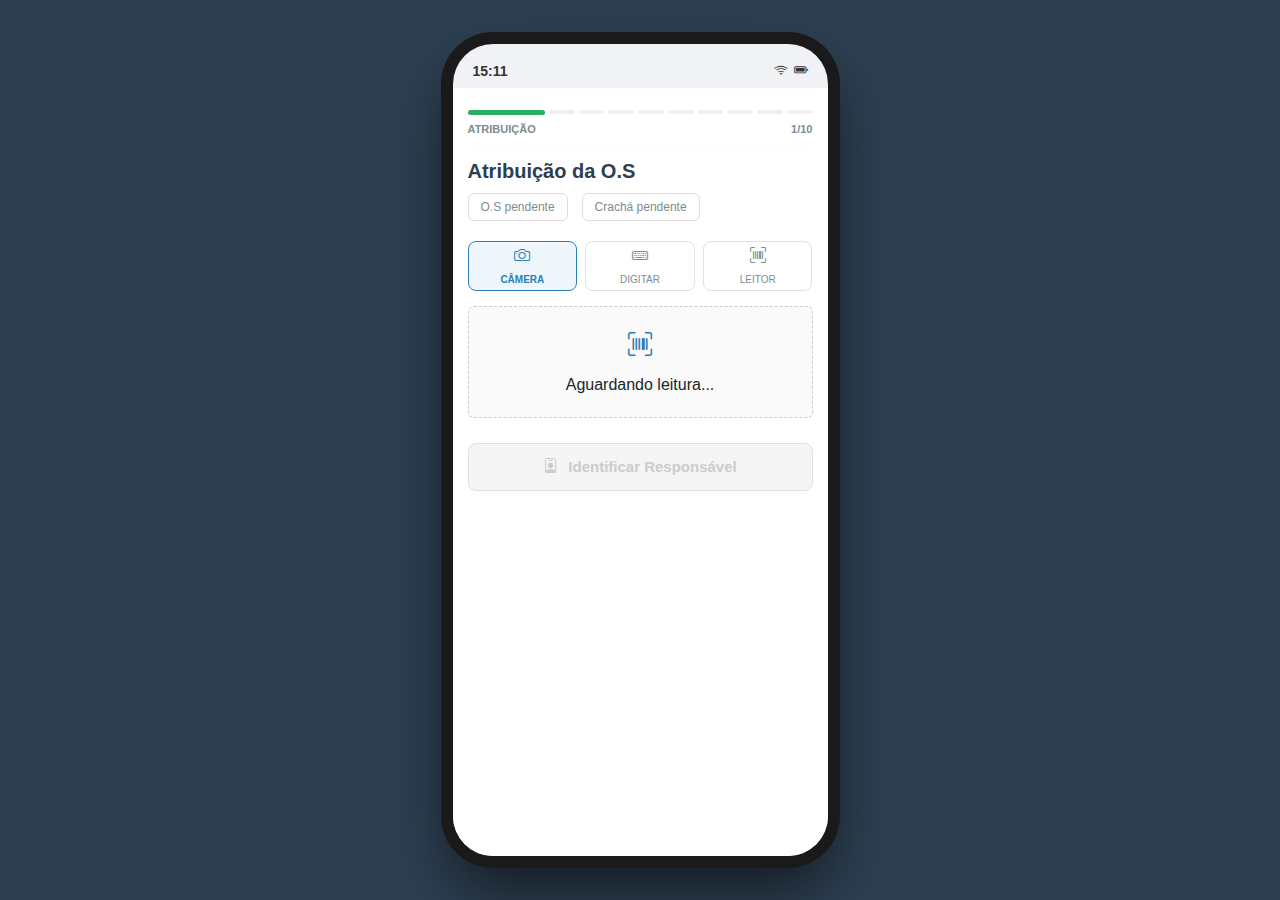
<file: index.html>
<!DOCTYPE html>
<html lang="pt-br">

<head>
    <meta charset="UTF-8">
    <meta name="viewport" content="width=device-width, initial-scale=1.0">
    <title>IU1 - Atribuição (Mobile)</title>
    <link href="https://cdn.jsdelivr.net/npm/bootstrap@5.3.0/dist/css/bootstrap.min.css" rel="stylesheet">
    <link rel="stylesheet" href="https://cdn.jsdelivr.net/npm/bootstrap-icons@1.10.0/font/bootstrap-icons.css">
    <style>
        /* --- DESIGN SYSTEM UNIFICADO (DOCZ-1216) --- */
        :root {
            --cor-principal: #27AE61;
            --cor-secundaria: #297FB8;
            --cor-off: #7E8C8D;
            --cor-borda: #e0e0e0;
            --cor-fundo: #ffffff;
            --cor-bg-body: #f0f2f5;
            --cor-bg-item: #f8f9fa;
            --cor-hover: rgba(41, 127, 184, 0.08);
            --cor-erro: #EB5757;
            --cor-alerta: #F2994A;
        }

        /* --- CSS ESTRUTURAL (MOBILE MOCKUP) --- */
        body {
            background-color: #2c3e50;
            margin: 0;
            padding: 0;
            height: 100vh;
            width: 100vw;
            display: flex;
            align-items: center;
            justify-content: center;
            overflow: hidden;
            font-family: -apple-system, BlinkMacSystemFont, "Segoe UI", Roboto, sans-serif;
        }

        /* MOCKUP MOBILE CONTAINER */
        .mobile-mockup {
            width: 375px;
            height: 812px;
            background-color: #000;
            border-radius: 40px;
            box-shadow: 0 0 0 12px #1a1a1a, 0 30px 60px rgba(0, 0, 0, 0.6);
            position: relative;
            overflow: hidden;
            display: flex;
            flex-direction: column;
            z-index: 1;
        }

        .status-bar-mockup {
            height: 44px;
            background-color: #f0f2f5;
            width: 100%;
            display: flex;
            align-items: center;
            justify-content: space-between;
            padding: 0 20px;
            font-size: 14px;
            font-weight: 600;
            color: #333;
            z-index: 10;
            padding-top: 10px;
        }

        .app-screen-content {
            flex: 1;
            background-color: var(--cor-bg-body);
            overflow-y: hidden;
            position: relative;
        }

        .work-card {
            width: 100%;
            height: 100%;
            background: var(--cor-fundo);
            padding: 20px 15px;
            position: relative;
            animation: fadeIn 0.4s ease;
            overflow-y: auto;
            overflow-x: hidden;
        }

        /* BARRA DE PROGRESSO (DOCZ STYLE) */
        .segmented-progress-wrapper {
            width: 100%;
            margin-bottom: 5px;
        }

        .segments-container {
            display: flex;
            align-items: center;
            gap: 4px;
            height: 8px;
            margin-bottom: 5px;
        }

        .segment {
            height: 4px;
            background-color: #f0f0f0;
            flex-grow: 1;
            border-radius: 4px;
            transition: all 0.3s;
        }

        .segment.completed {
            background-color: var(--cor-principal);
            opacity: 0.6;
        }

        .segment.active {
            height: 5px;
            flex-grow: 3;
            background-color: var(--cor-principal);
            opacity: 1;
        }

        .progress-info {
            display: flex;
            justify-content: space-between;
            align-items: center;
        }

        .step-name-display {
            font-size: 11px;
            font-weight: 700;
            color: var(--cor-off);
            text-transform: uppercase;
        }

        .step-counter {
            font-size: 11px;
            color: var(--cor-off);
            font-weight: 700;
        }

        h4 {
            color: #2c3e50;
            font-weight: 700;
            margin-bottom: 6px;
            font-size: 20px;
        }

        /* PILLS DE STATUS (ORIGINAL DO IU1) */
        .status-pill {
            display: inline-block;
            border: 1px solid #ddd;
            border-radius: 6px;
            padding: 4px 12px;
            font-size: 12px;
            color: var(--cor-off);
            background-color: #fff;
            margin-right: 6px;
            transition: all 0.3s ease;
        }

        .status-pill.check {
            border-color: var(--cor-principal);
            color: var(--cor-principal);
            background-color: #f0fdf4;
            font-weight: 600;
        }

        .status-pill.erro {
            border-color: var(--cor-erro);
            color: var(--cor-erro);
            background-color: #fff5f5;
            font-weight: 600;
            animation: shake 0.4s ease-in-out;
        }

        /* BOTÕES DE AÇÃO (3 OPÇÕES) */
        .action-buttons-grid {
            display: grid;
            grid-template-columns: 1fr 1fr 1fr;
            gap: 8px;
            margin-bottom: 15px;
        }

        .btn-action-mode {
            background: #fff;
            border: 1px solid var(--cor-borda);
            border-radius: 8px;
            text-align: center;
            cursor: pointer;
            display: flex;
            flex-direction: column;
            align-items: center;
            justify-content: center;
            height: 50px;
            color: var(--cor-off);
            transition: all 0.2s;
        }

        .btn-action-mode:hover {
            border-color: var(--cor-secundaria);
            color: var(--cor-secundaria);
        }

        .btn-action-mode.active {
            background-color: #eef6fc;
            border-color: var(--cor-secundaria);
            color: var(--cor-secundaria);
            font-weight: 600;
        }

        .btn-action-mode i {
            font-size: 16px;
            margin-bottom: 4px;
        }

        .btn-action-mode span {
            font-size: 10px;
            text-transform: uppercase;
        }

        /* INPUTS */
        .input-rounded {
            width: 100%;
            border: 1px solid var(--cor-borda);
            border-radius: 8px;
            padding: 12px;
            font-size: 16px;
        }

        .input-rounded:focus {
            outline: none;
            border-color: var(--cor-secundaria);
            box-shadow: 0 0 0 3px rgba(41, 127, 184, 0.1);
        }

        /* BOTÕES PRINCIPAIS */
        .btn-white-big {
            width: 100%;
            background-color: #fff;
            border: 1px solid var(--cor-borda);
            border-radius: 8px;
            padding: 12px;
            font-weight: 700;
            color: #2c3e50;
            font-size: 15px;
            margin-bottom: 10px;
            cursor: pointer;
            display: flex;
            align-items: center;
            justify-content: center;
            gap: 10px;
            margin-top: 25px; /* ESPAÇO ACRESCENTADO AQUI */
        }

        .btn-white-big:hover {
            border-color: var(--cor-secundaria);
            color: var(--cor-secundaria);
            background-color: #f8fbff;
        }

        .btn-white-big:disabled {
            background-color: #f5f5f5;
            color: #ccc;
            border-color: #e0e0e0;
            cursor: not-allowed;
        }

        .btn-white-big.active-scan {
            border-color: var(--cor-principal);
            color: var(--cor-principal);
            background-color: #f0fdf4;
        }

        .btn-green-block {
            width: 100%;
            background-color: var(--cor-principal);
            color: white;
            border: none;
            padding: 10px;
            border-radius: 8px;
            font-weight: 700;
            font-size: 16px;
            margin-top: 25px; /* ESPAÇO ACRESCENTADO AQUI */
            cursor: pointer;
            box-shadow: 0 4px 10px rgba(39, 174, 97, 0.2);
        }

        .btn-green-block:active {
            transform: scale(0.98);
        }

        /* LISTA DE ITENS */
        .list-header {
            display: flex;
            justify-content: space-between;
            align-items: flex-end;
            margin-bottom: 5px;
            margin-top: 15px;
        }

        .dashed-area {
            border: 1px dashed #ccc;
            border-radius: 6px;
            padding: 5px;
            background-color: #fafafa;
            min-height: 80px;
        }

        #containerLista {
            max-height: 186px;
            overflow-y: auto;
            overflow-x: hidden;
            scroll-behavior: smooth;
            display: block;
            min-height: 148px;
            margin-bottom: 15px; /* ESPAÇO ACRESCENTADO AQUI */
        }

        #containerLista::-webkit-scrollbar {
            width: 4px;
        }

        #containerLista::-webkit-scrollbar-thumb {
            background-color: #ccc;
            border-radius: 4px;
        }

        .os-item {
            display: flex;
            justify-content: space-between;
            align-items: center;
            padding: 0 10px;
            border-radius: 4px;
            background: #fff;
            margin-bottom: 4px;
            border: 1px solid #e6e6e6;
            height: 36px;
            min-height: 36px;
            flex-shrink: 0;
        }

        .os-item.current {
            background-color: #e8f8f5;
            border-left: 4px solid var(--cor-principal);
        }

        .os-left {
            display: flex;
            flex-direction: row;
            align-items: center;
            gap: 10px;
        }

        .os-caixa {
            font-weight: 700;
            font-size: 13px;
            color: #2c3e50;
        }

        .btn-remove {
            background: transparent;
            border: none;
            color: #bbb;
            cursor: pointer;
            padding: 4px;
        }

        .btn-remove:hover {
            color: var(--cor-erro);
        }

        /* MENSAGENS DE ERRO */
        .msg-erro {
            display: none;
            padding: 10px;
            border-radius: 6px;
            font-size: 12px;
            margin-bottom: 10px;
            align-items: center;
            font-weight: 600;
            animation: shake 0.4s ease-in-out;
        }

        .erro-permissao {
            background-color: #fff5f5;
            color: var(--cor-erro);
            border: 1px solid #ffcccc;
        }

        /* BOTTOM SHEET (DIGITAR) */
        .bottom-sheet-overlay {
            display: none;
            position: absolute;
            top: 0;
            left: 0;
            width: 100%;
            height: 100%;
            background: rgba(0, 0, 0, 0.5);
            z-index: 2000;
            align-items: flex-end;
            justify-content: center;
        }

        .bottom-sheet {
            background: #fff;
            width: 100%;
            max-width: 600px;
            border-top-left-radius: 16px;
            border-top-right-radius: 16px;
            padding: 25px;
            animation: slideUp 0.3s ease-out;
        }

        .bs-input {
            width: 100%;
            border: none;
            border-bottom: 2px solid var(--cor-borda);
            padding: 10px 0;
            font-size: 18px;
            outline: none;
            margin-bottom: 20px;
        }

        .bs-input:focus {
            border-bottom-color: var(--cor-principal);
        }

        /* SCANNER TRAP */
        .scanner-trap {
            position: absolute;
            opacity: 0;
            top: -1000px;
        }

        /* SUCESSO */
        .success-internal-container {
            display: none;
            flex-direction: column;
            justify-content: center;
            align-items: center;
            text-align: center;
            padding-top: 40px;
        }

        /* ANIMAÇÕES */
        @keyframes fadeIn {
            from { opacity: 0; }
            to { opacity: 1; }
        }

        @keyframes slideUp {
            from { transform: translateY(100%); }
            to { transform: translateY(0); }
        }

        @keyframes shake {
            0%, 100% { transform: translateX(0); }
            25% { transform: translateX(-5px); }
            75% { transform: translateX(5px); }
        }

        /* ===============================
           MODO CELULAR REAL (RESPONSIVO)
           =============================== */
        @media (max-width: 768px) {
            body {
                background: var(--cor-bg-body);
                align-items: stretch;
                justify-content: stretch;
                overflow: hidden;
            }

            .mobile-mockup {
                width: 100vw;
                height: 100vh;
                border-radius: 0;
                box-shadow: none;
                background: transparent;
            }

            .status-bar-mockup {
                display: none;
            }

            .app-screen-content {
                height: 100vh;
                overflow: hidden;
            }

            .work-card {
                height: 100vh;
                border-radius: 0;
            }
        }
    </style>
</head>

<body>
    <!-- SCANNER TRAP -->
    <input type="text" id="scannerTrap" class="scanner-trap" autocomplete="off" inputmode="none">

    <!-- MOBILE MOCKUP -->
    <div class="mobile-mockup">
        <div class="status-bar-mockup">
            <span id="clock-mockup">10:27</span>
            <div style="display: flex; gap: 6px;">
                <i class="bi bi-wifi"></i>
                <i class="bi bi-battery-full"></i>
            </div>
        </div>

        <div class="app-screen-content">
            <!-- TELA PRINCIPAL -->
            <div class="work-card" id="tela-principal">
                <div class="segmented-progress-wrapper">
                    <div class="segments-container" id="segmentsContainer">
                        <!-- Segmentos renderizados via JS -->
                    </div>
                    <div class="progress-info">
                        <span class="step-name-display" id="stepNameDisplay">Atribuição</span>
                        <span class="step-counter" id="stepCounterDisplay">1/10</span>
                    </div>
                </div>

                <hr style="margin: 10px 0; border-top: 1px solid #eee;">

                <h4>Atribuição da O.S</h4>

                <!-- PILLS DE STATUS (ORIGINAL DO IU1) -->
                <div style="margin: 10px 0 20px 0; display: flex; gap: 8px;">
                    <span class="status-pill" id="pillOS">O.S pendente</span>
                    <span class="status-pill" id="pillCracha">Crachá pendente</span>
                </div>

                <!-- MENSAGEM DE ERRO -->
                <div id="msgErro" class="msg-erro">
                    <i class="bi bi-exclamation-triangle-fill me-2"></i>
                    <span id="txtErro">Erro</span>
                </div>

                <!-- 3 OPÇÕES DE ENTRADA -->
                <div class="action-buttons-grid" id="opcoesEntrada">
                    <div class="btn-action-mode active" onclick="setOpMode('camera', this)">
                        <i class="bi bi-camera"></i>
                        <span>Câmera</span>
                    </div>
                    <div class="btn-action-mode" onclick="setOpMode('digitar', this)">
                        <i class="bi bi-keyboard"></i>
                        <span>Digitar</span>
                    </div>
                    <div class="btn-action-mode" onclick="setOpMode('leitor', this)">
                        <i class="bi bi-upc-scan"></i>
                        <span>Leitor</span>
                    </div>
                </div>

                <!-- ÁREA DE LEITURA (APARECE APENAS NO INÍCIO) -->
                <div id="areaLeitura" class="dashed-area"
                    style="min-height: 80px; padding: 20px; display: flex; flex-direction: column; align-items: center; justify-content: center; margin-top: 15px;">
                    <i class="bi bi-upc-scan" style="font-size: 24px; color: var(--cor-secundaria);"></i>
                    <span style="margin-top: 10px;">Aguardando leitura...</span>
                </div>

                <!-- LISTA DE O.S (INICIALMENTE ESCONDIDA) -->
                <div id="areaLista" style="display: none;">
                    <div class="list-header">
                        <span class="label-passo" style="font-size: 12px; margin: 0; font-weight: 700;">O.S LIDAS</span>
                        <span style="font-size: 11px; color: var(--cor-secundaria);" id="contadorItens">0</span>
                    </div>

                    <div class="dashed-area" id="containerLista">
                        <div id="msgVazio" style="text-align: center; margin-top: 40px; color: #ccc; font-size: 12px;">
                            Nenhuma O.S bipada
                        </div>
                        <div id="listaConteudo" style="width: 100%; display: none;"></div>
                    </div>
                </div>

                <!-- BOTÃO PARA IDENTIFICAR RESPONSÁVEL (COM MAIS ESPAÇO ACIMA) -->
                <button class="btn-white-big" id="btnIdentificar" onclick="identificarResponsavel()" disabled>
                    <i class="bi bi-person-badge"></i>
                    <span>Identificar Responsável</span>
                </button>

                <!-- BOTÃO FINALIZAR (COM MAIS ESPAÇO ACIMA) -->
                <button class="btn-green-block" id="btnFinalizar" onclick="finalizarAtribuicao()" style="display: none;">Disponibilizar para Separação</button>
            </div>

            <!-- TELA DE SUCESSO -->
            <div id="tela-sucesso" class="work-card" style="display: none;">
                <div class="success-internal-container">
                    <div style="width: 70px; height: 70px; background: var(--cor-principal); border-radius: 50%; display: flex; align-items: center; justify-content: center; margin-bottom: 20px;">
                        <i class="bi bi-check-lg" style="font-size: 40px; color: white;"></i>
                    </div>
                    <h4 style="margin-bottom: 5px;">Atribuição Concluída</h4>
                    <p style="font-size: 13px; color: var(--cor-off); margin-bottom: 20px;">
                        O.S disponibilizadas para separação.
                    </p>

                    <div class="report-box" style="background: var(--cor-bg-item); border: 1px solid var(--cor-borda); padding: 15px; width: 100%; border-radius: 8px; text-align: left; margin-bottom: 20px;">
                        <div style="display: flex; justify-content: space-between; margin-bottom: 8px;">
                            <span style="color: var(--cor-off); font-size: 13px;">Total O.S</span>
                            <strong id="resumoTotal" style="color: #333;">0</strong>
                        </div>
                        <div style="display: flex; justify-content: space-between;">
                            <span style="color: var(--cor-off); font-size: 13px;">Responsável</span>
                            <strong id="resumoResponsavel" style="color: var(--cor-principal);">-</strong>
                        </div>
                    </div>

                    <button class="btn-white-big" onclick="location.reload()">Nova Atribuição</button>
                </div>
            </div>
        </div>

        <!-- BOTTOM SHEET PARA DIGITAÇÃO -->
        <div id="bottomSheet" class="bottom-sheet-overlay">
            <div class="bottom-sheet">
                <span style="font-size: 14px; font-weight: 700; color: #333; display: block; margin-bottom: 12px;">
                    Digite o código
                </span>
                <input type="text" id="bsInput" class="bs-input" autocomplete="off" placeholder="Digite a O.S..." style="font-size: 15px; text-transform: uppercase;">
                <button class="btn-green-block" onclick="confirmarDigitacao()" style="margin-top: 5px;">OK</button>
            </div>
        </div>
    </div>

    <script>
        // --- CONFIGURAÇÃO DE ÁUDIO ---
        const audioSuccess = new Audio("audio/beep.mp3");
        const audioError = new Audio("audio/erro.mp3");

        function playSound(type) {
            try {
                if (type === 'success') {
                    audioSuccess.currentTime = 0;
                    audioSuccess.play().catch(() => console.log('Autoplay blocked'));
                } else if (type === 'error') {
                    audioError.currentTime = 0;
                    audioError.play().catch(() => console.log('Autoplay blocked'));
                }
            } catch (e) {
                console.error("Erro ao tocar áudio", e);
            }
        }

        // --- ESTADO GLOBAL ---
        let listaOS = [];
        let modoDigitacaoAtivo = false;
        let responsavel = null;
        let primeiraLeituraFeita = false;
        const etapas = ["Atribuição", "Separação", "Conferência", "Paletização", "Carga", "Auditoria", "Expedição", "Transporte", "Entrega", "Final"];

        // ELEMENTOS DOM
        const scannerTrap = document.getElementById('scannerTrap');
        const bottomSheet = document.getElementById('bottomSheet');
        const bsInput = document.getElementById('bsInput');
        const contadorItens = document.getElementById('contadorItens');
        const pillOS = document.getElementById('pillOS');
        const pillCracha = document.getElementById('pillCracha');
        const btnIdentificar = document.getElementById('btnIdentificar');
        const btnFinalizar = document.getElementById('btnFinalizar');
        const areaLeitura = document.getElementById('areaLeitura');
        const areaLista = document.getElementById('areaLista');

        // INICIALIZAÇÃO
        window.onload = () => {
            updateClockMockup();
            setInterval(updateClockMockup, 1000);
            renderProgress();
            focarScanner();
        };

        function updateClockMockup() {
            const now = new Date();
            document.getElementById('clock-mockup').innerText =
                String(now.getHours()).padStart(2, '0') + ':' + String(now.getMinutes()).padStart(2, '0');
        }

        function renderProgress() {
            const container = document.getElementById('segmentsContainer');
            container.innerHTML = '';
            etapas.forEach((_, index) => {
                const seg = document.createElement('div');
                seg.classList.add('segment');
                if (index === 0) seg.classList.add('active');
                container.appendChild(seg);
            });
        }

        // --- CAPTURA DE LEITURA (SCANNER TRAP) ---
        scannerTrap.addEventListener('keypress', (e) => {
            if (e.key === 'Enter') {
                const val = scannerTrap.value.trim().toUpperCase();
                scannerTrap.value = '';
                if (!val) return;
                processarLeitura(val);
            }
        });

        function focarScanner() {
            if (!modoDigitacaoAtivo) {
                scannerTrap.focus();
            }
        }

        // --- LÓGICA DE LEITURA ---
        function processarLeitura(codigo) {
            if (codigo.length < 2) {
                mostrarErro("Código inválido");
                playSound('error');
                return;
            }

            // Verificar se já existe
            if (listaOS.includes(codigo)) {
                mostrarErro("O.S já bipada");
                playSound('error');
                return;
            }

            // Adicionar à lista
            listaOS.push(codigo);
            playSound('success');
            
            // Se for a primeira leitura, esconde área de leitura e mostra lista
            if (!primeiraLeituraFeita) {
                primeiraLeituraFeita = true;
                areaLeitura.style.display = 'none';
                areaLista.style.display = 'block';
                btnFinalizar.style.display = 'block';
            }
            
            atualizarLista();
            focarScanner();
        }

        function atualizarLista() {
            const divConteudo = document.getElementById('listaConteudo');
            const msgVazio = document.getElementById('msgVazio');
            const container = document.getElementById('containerLista');

            contadorItens.innerText = listaOS.length;
            
            // Atualizar pill de O.S
            if (listaOS.length > 0) {
                pillOS.classList.add('check');
                pillOS.innerText = `${listaOS.length} O.S bipada${listaOS.length > 1 ? 's' : ''}`;
            } else {
                pillOS.classList.remove('check');
                pillOS.innerText = "O.S pendente";
            }

            // Habilitar botão de identificar se houver O.S
            btnIdentificar.disabled = listaOS.length === 0;

            if (listaOS.length === 0) {
                msgVazio.style.display = 'block';
                divConteudo.style.display = 'none';
                return;
            }

            msgVazio.style.display = 'none';
            divConteudo.style.display = 'block';

            let html = '';
            listaOS.forEach((os, index) => {
                const isLast = index === listaOS.length - 1;
                html += `
                    <div class="os-item ${isLast ? 'current' : ''}" style="height:36px;">
                        <div class="os-left">
                            <span class="os-caixa">${os}</span>
                        </div>
                        <button class="btn-remove" onclick="removerOS(${index})"><i class="bi bi-x-lg"></i></button>
                    </div>
                `;
            });
            divConteudo.innerHTML = html;

            // Scroll automático
            if (listaOS.length > 4) {
                setTimeout(() => { container.scrollTop = container.scrollHeight; }, 50);
            }
        }

        function removerOS(index) {
            listaOS.splice(index, 1);
            atualizarLista();
            focarScanner();
            
            // Se remover todas as O.S, volta para estado inicial
            if (listaOS.length === 0) {
                primeiraLeituraFeita = false;
                areaLeitura.style.display = 'flex';
                areaLista.style.display = 'none';
                btnFinalizar.style.display = 'none';
                responsavel = null;
                pillCracha.classList.remove('check');
                pillCracha.innerText = "Crachá pendente";
                btnIdentificar.disabled = true;
                btnIdentificar.classList.remove('active-scan');
                btnIdentificar.innerHTML = `<i class="bi bi-person-badge"></i><span>Identificar Responsável</span>`;
            }
        }

        // --- IDENTIFICAÇÃO DO RESPONSÁVEL ---
        function identificarResponsavel() {
            // Simulação de leitura de crachá
            const operadores = ["OPERADOR 01", "OPERADOR 02", "OPERADOR 03"];
            const operador = operadores[Math.floor(Math.random() * operadores.length)];

            responsavel = operador;
            pillCracha.classList.add('check');
            pillCracha.innerText = `Responsável: ${operador}`;
            
            btnIdentificar.classList.add('active-scan');
            btnIdentificar.innerHTML = `<i class="bi bi-check-circle-fill"></i> ${operador}`;
            
            playSound('success');
        }

        // --- FINALIZAR ATRIBUIÇÃO ---
        function finalizarAtribuicao() {
            if (listaOS.length === 0) {
                mostrarErro("Bipe ao menos 1 O.S");
                playSound('error');
                return;
            }

            if (!responsavel) {
                mostrarErro("Identifique o responsável");
                playSound('error');
                return;
            }

            document.getElementById('tela-principal').style.display = 'none';
            document.getElementById('tela-sucesso').style.display = 'block';

            document.getElementById('resumoTotal').innerText = listaOS.length;
            document.getElementById('resumoResponsavel').innerText = responsavel;
        }

        // --- UTILITÁRIOS UI ---
        function mostrarErro(msg) {
            const el = document.getElementById('msgErro');
            const txt = document.getElementById('txtErro');

            el.className = 'msg-erro erro-permissao';
            el.style.display = 'flex';
            txt.innerText = msg;

            setTimeout(() => { el.style.display = 'none'; }, 2500);
        }

        function setOpMode(mode, btn) {
            document.querySelectorAll('#opcoesEntrada .btn-action-mode').forEach(b => b.classList.remove('active'));
            if (btn) btn.classList.add('active');

            if (mode === 'digitar') {
                ativarInputManual();
            } else if (mode === 'camera') {
                alert("Módulo de câmera acionado");
                focarScanner();
            } else {
                focarScanner();
            }
        }

        function ativarInputManual() {
            modoDigitacaoAtivo = true;
            bottomSheet.style.display = 'flex';
            bsInput.value = '';
            setTimeout(() => bsInput.focus(), 150);
        }

        function confirmarDigitacao() {
            const val = bsInput.value.trim().toUpperCase();
            if (!val) return;

            bottomSheet.style.display = 'none';
            modoDigitacaoAtivo = false;

            processarLeitura(val);
            focarScanner();
        }

        // EVENT LISTENERS
        bsInput.addEventListener('keypress', (e) => {
            if (e.key === 'Enter') confirmarDigitacao();
        });

        bottomSheet.addEventListener('click', (e) => {
            if (e.target === bottomSheet) {
                bottomSheet.style.display = 'none';
                modoDigitacaoAtivo = false;
                focarScanner();
            }
        });
    </script>
</body>
</html>
</file>
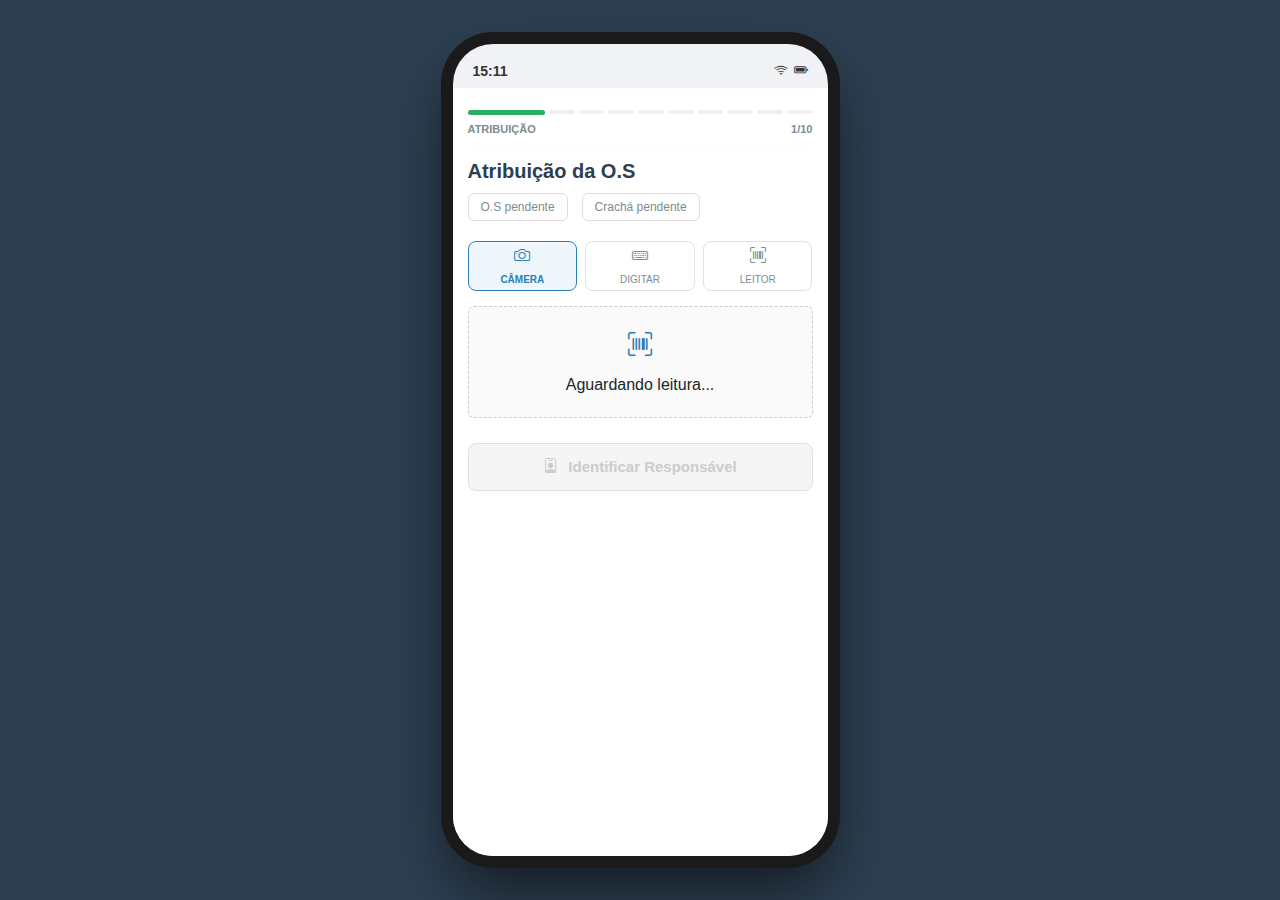
<file: IU1.html>
<!DOCTYPE html>
<html lang="pt-br">

<head>
    <meta charset="UTF-8">
    <meta name="viewport" content="width=device-width, initial-scale=1.0">
    <title>IU1 - Atribuição (Mobile)</title>
    <link href="https://cdn.jsdelivr.net/npm/bootstrap@5.3.0/dist/css/bootstrap.min.css" rel="stylesheet">
    <link rel="stylesheet" href="https://cdn.jsdelivr.net/npm/bootstrap-icons@1.10.0/font/bootstrap-icons.css">
    <style>
        /* --- DESIGN SYSTEM UNIFICADO (DOCZ-1216) --- */
        :root {
            --cor-principal: #27AE61;
            --cor-secundaria: #297FB8;
            --cor-off: #7E8C8D;
            --cor-borda: #e0e0e0;
            --cor-fundo: #ffffff;
            --cor-bg-body: #f0f2f5;
            --cor-bg-item: #f8f9fa;
            --cor-hover: rgba(41, 127, 184, 0.08);
            --cor-erro: #EB5757;
            --cor-alerta: #F2994A;
        }

        /* --- CSS ESTRUTURAL (MOBILE MOCKUP) --- */
        body {
            background-color: #2c3e50;
            margin: 0;
            padding: 0;
            height: 100vh;
            width: 100vw;
            display: flex;
            align-items: center;
            justify-content: center;
            overflow: hidden;
            font-family: -apple-system, BlinkMacSystemFont, "Segoe UI", Roboto, sans-serif;
        }

        /* MOCKUP MOBILE CONTAINER */
        .mobile-mockup {
            width: 375px;
            height: 812px;
            background-color: #000;
            border-radius: 40px;
            box-shadow: 0 0 0 12px #1a1a1a, 0 30px 60px rgba(0, 0, 0, 0.6);
            position: relative;
            overflow: hidden;
            display: flex;
            flex-direction: column;
            z-index: 1;
        }

        .status-bar-mockup {
            height: 44px;
            background-color: #f0f2f5;
            width: 100%;
            display: flex;
            align-items: center;
            justify-content: space-between;
            padding: 0 20px;
            font-size: 14px;
            font-weight: 600;
            color: #333;
            z-index: 10;
            padding-top: 10px;
        }

        .app-screen-content {
            flex: 1;
            background-color: var(--cor-bg-body);
            overflow-y: hidden;
            position: relative;
        }

        .work-card {
            width: 100%;
            height: 100%;
            background: var(--cor-fundo);
            padding: 20px 15px;
            position: relative;
            animation: fadeIn 0.4s ease;
            overflow-y: auto;
            overflow-x: hidden;
        }

        /* BARRA DE PROGRESSO (DOCZ STYLE) */
        .segmented-progress-wrapper {
            width: 100%;
            margin-bottom: 5px;
        }

        .segments-container {
            display: flex;
            align-items: center;
            gap: 4px;
            height: 8px;
            margin-bottom: 5px;
        }

        .segment {
            height: 4px;
            background-color: #f0f0f0;
            flex-grow: 1;
            border-radius: 4px;
            transition: all 0.3s;
        }

        .segment.completed {
            background-color: var(--cor-principal);
            opacity: 0.6;
        }

        .segment.active {
            height: 5px;
            flex-grow: 3;
            background-color: var(--cor-principal);
            opacity: 1;
        }

        .progress-info {
            display: flex;
            justify-content: space-between;
            align-items: center;
        }

        .step-name-display {
            font-size: 11px;
            font-weight: 700;
            color: var(--cor-off);
            text-transform: uppercase;
        }

        .step-counter {
            font-size: 11px;
            color: var(--cor-off);
            font-weight: 700;
        }

        h4 {
            color: #2c3e50;
            font-weight: 700;
            margin-bottom: 6px;
            font-size: 20px;
        }

        /* PILLS DE STATUS (ORIGINAL DO IU1) */
        .status-pill {
            display: inline-block;
            border: 1px solid #ddd;
            border-radius: 6px;
            padding: 4px 12px;
            font-size: 12px;
            color: var(--cor-off);
            background-color: #fff;
            margin-right: 6px;
            transition: all 0.3s ease;
        }

        .status-pill.check {
            border-color: var(--cor-principal);
            color: var(--cor-principal);
            background-color: #f0fdf4;
            font-weight: 600;
        }

        .status-pill.erro {
            border-color: var(--cor-erro);
            color: var(--cor-erro);
            background-color: #fff5f5;
            font-weight: 600;
            animation: shake 0.4s ease-in-out;
        }

        /* BOTÕES DE AÇÃO (3 OPÇÕES) */
        .action-buttons-grid {
            display: grid;
            grid-template-columns: 1fr 1fr 1fr;
            gap: 8px;
            margin-bottom: 15px;
        }

        .btn-action-mode {
            background: #fff;
            border: 1px solid var(--cor-borda);
            border-radius: 8px;
            text-align: center;
            cursor: pointer;
            display: flex;
            flex-direction: column;
            align-items: center;
            justify-content: center;
            height: 50px;
            color: var(--cor-off);
            transition: all 0.2s;
        }

        .btn-action-mode:hover {
            border-color: var(--cor-secundaria);
            color: var(--cor-secundaria);
        }

        .btn-action-mode.active {
            background-color: #eef6fc;
            border-color: var(--cor-secundaria);
            color: var(--cor-secundaria);
            font-weight: 600;
        }

        .btn-action-mode i {
            font-size: 16px;
            margin-bottom: 4px;
        }

        .btn-action-mode span {
            font-size: 10px;
            text-transform: uppercase;
        }

        /* INPUTS */
        .input-rounded {
            width: 100%;
            border: 1px solid var(--cor-borda);
            border-radius: 8px;
            padding: 12px;
            font-size: 16px;
        }

        .input-rounded:focus {
            outline: none;
            border-color: var(--cor-secundaria);
            box-shadow: 0 0 0 3px rgba(41, 127, 184, 0.1);
        }

        /* BOTÕES PRINCIPAIS */
        .btn-white-big {
            width: 100%;
            background-color: #fff;
            border: 1px solid var(--cor-borda);
            border-radius: 8px;
            padding: 12px;
            font-weight: 700;
            color: #2c3e50;
            font-size: 15px;
            margin-bottom: 10px;
            cursor: pointer;
            display: flex;
            align-items: center;
            justify-content: center;
            gap: 10px;
            margin-top: 25px; /* ESPAÇO ACRESCENTADO AQUI */
        }

        .btn-white-big:hover {
            border-color: var(--cor-secundaria);
            color: var(--cor-secundaria);
            background-color: #f8fbff;
        }

        .btn-white-big:disabled {
            background-color: #f5f5f5;
            color: #ccc;
            border-color: #e0e0e0;
            cursor: not-allowed;
        }

        .btn-white-big.active-scan {
            border-color: var(--cor-principal);
            color: var(--cor-principal);
            background-color: #f0fdf4;
        }

        .btn-green-block {
            width: 100%;
            background-color: var(--cor-principal);
            color: white;
            border: none;
            padding: 10px;
            border-radius: 8px;
            font-weight: 700;
            font-size: 16px;
            margin-top: 25px; /* ESPAÇO ACRESCENTADO AQUI */
            cursor: pointer;
            box-shadow: 0 4px 10px rgba(39, 174, 97, 0.2);
        }

        .btn-green-block:active {
            transform: scale(0.98);
        }

        /* LISTA DE ITENS */
        .list-header {
            display: flex;
            justify-content: space-between;
            align-items: flex-end;
            margin-bottom: 5px;
            margin-top: 15px;
        }

        .dashed-area {
            border: 1px dashed #ccc;
            border-radius: 6px;
            padding: 5px;
            background-color: #fafafa;
            min-height: 80px;
        }

        #containerLista {
            max-height: 186px;
            overflow-y: auto;
            overflow-x: hidden;
            scroll-behavior: smooth;
            display: block;
            min-height: 148px;
            margin-bottom: 15px; /* ESPAÇO ACRESCENTADO AQUI */
        }

        #containerLista::-webkit-scrollbar {
            width: 4px;
        }

        #containerLista::-webkit-scrollbar-thumb {
            background-color: #ccc;
            border-radius: 4px;
        }

        .os-item {
            display: flex;
            justify-content: space-between;
            align-items: center;
            padding: 0 10px;
            border-radius: 4px;
            background: #fff;
            margin-bottom: 4px;
            border: 1px solid #e6e6e6;
            height: 36px;
            min-height: 36px;
            flex-shrink: 0;
        }

        .os-item.current {
            background-color: #e8f8f5;
            border-left: 4px solid var(--cor-principal);
        }

        .os-left {
            display: flex;
            flex-direction: row;
            align-items: center;
            gap: 10px;
        }

        .os-caixa {
            font-weight: 700;
            font-size: 13px;
            color: #2c3e50;
        }

        .btn-remove {
            background: transparent;
            border: none;
            color: #bbb;
            cursor: pointer;
            padding: 4px;
        }

        .btn-remove:hover {
            color: var(--cor-erro);
        }

        /* MENSAGENS DE ERRO */
        .msg-erro {
            display: none;
            padding: 10px;
            border-radius: 6px;
            font-size: 12px;
            margin-bottom: 10px;
            align-items: center;
            font-weight: 600;
            animation: shake 0.4s ease-in-out;
        }

        .erro-permissao {
            background-color: #fff5f5;
            color: var(--cor-erro);
            border: 1px solid #ffcccc;
        }

        /* BOTTOM SHEET (DIGITAR) */
        .bottom-sheet-overlay {
            display: none;
            position: absolute;
            top: 0;
            left: 0;
            width: 100%;
            height: 100%;
            background: rgba(0, 0, 0, 0.5);
            z-index: 2000;
            align-items: flex-end;
            justify-content: center;
        }

        .bottom-sheet {
            background: #fff;
            width: 100%;
            max-width: 600px;
            border-top-left-radius: 16px;
            border-top-right-radius: 16px;
            padding: 25px;
            animation: slideUp 0.3s ease-out;
        }

        .bs-input {
            width: 100%;
            border: none;
            border-bottom: 2px solid var(--cor-borda);
            padding: 10px 0;
            font-size: 18px;
            outline: none;
            margin-bottom: 20px;
        }

        .bs-input:focus {
            border-bottom-color: var(--cor-principal);
        }

        /* SCANNER TRAP */
        .scanner-trap {
            position: absolute;
            opacity: 0;
            top: -1000px;
        }

        /* SUCESSO */
        .success-internal-container {
            display: none;
            flex-direction: column;
            justify-content: center;
            align-items: center;
            text-align: center;
            padding-top: 40px;
        }

        /* ANIMAÇÕES */
        @keyframes fadeIn {
            from { opacity: 0; }
            to { opacity: 1; }
        }

        @keyframes slideUp {
            from { transform: translateY(100%); }
            to { transform: translateY(0); }
        }

        @keyframes shake {
            0%, 100% { transform: translateX(0); }
            25% { transform: translateX(-5px); }
            75% { transform: translateX(5px); }
        }

        /* ===============================
           MODO CELULAR REAL (RESPONSIVO)
           =============================== */
        @media (max-width: 768px) {
            body {
                background: var(--cor-bg-body);
                align-items: stretch;
                justify-content: stretch;
                overflow: hidden;
            }

            .mobile-mockup {
                width: 100vw;
                height: 100vh;
                border-radius: 0;
                box-shadow: none;
                background: transparent;
            }

            .status-bar-mockup {
                display: none;
            }

            .app-screen-content {
                height: 100vh;
                overflow: hidden;
            }

            .work-card {
                height: 100vh;
                border-radius: 0;
            }
        }
    </style>
</head>

<body>
    <!-- SCANNER TRAP -->
    <input type="text" id="scannerTrap" class="scanner-trap" autocomplete="off" inputmode="none">

    <!-- MOBILE MOCKUP -->
    <div class="mobile-mockup">
        <div class="status-bar-mockup">
            <span id="clock-mockup">10:27</span>
            <div style="display: flex; gap: 6px;">
                <i class="bi bi-wifi"></i>
                <i class="bi bi-battery-full"></i>
            </div>
        </div>

        <div class="app-screen-content">
            <!-- TELA PRINCIPAL -->
            <div class="work-card" id="tela-principal">
                <div class="segmented-progress-wrapper">
                    <div class="segments-container" id="segmentsContainer">
                        <!-- Segmentos renderizados via JS -->
                    </div>
                    <div class="progress-info">
                        <span class="step-name-display" id="stepNameDisplay">Atribuição</span>
                        <span class="step-counter" id="stepCounterDisplay">1/10</span>
                    </div>
                </div>

                <hr style="margin: 10px 0; border-top: 1px solid #eee;">

                <h4>Atribuição da O.S</h4>

                <!-- PILLS DE STATUS (ORIGINAL DO IU1) -->
                <div style="margin: 10px 0 20px 0; display: flex; gap: 8px;">
                    <span class="status-pill" id="pillOS">O.S pendente</span>
                    <span class="status-pill" id="pillCracha">Crachá pendente</span>
                </div>

                <!-- MENSAGEM DE ERRO -->
                <div id="msgErro" class="msg-erro">
                    <i class="bi bi-exclamation-triangle-fill me-2"></i>
                    <span id="txtErro">Erro</span>
                </div>

                <!-- 3 OPÇÕES DE ENTRADA -->
                <div class="action-buttons-grid" id="opcoesEntrada">
                    <div class="btn-action-mode active" onclick="setOpMode('camera', this)">
                        <i class="bi bi-camera"></i>
                        <span>Câmera</span>
                    </div>
                    <div class="btn-action-mode" onclick="setOpMode('digitar', this)">
                        <i class="bi bi-keyboard"></i>
                        <span>Digitar</span>
                    </div>
                    <div class="btn-action-mode" onclick="setOpMode('leitor', this)">
                        <i class="bi bi-upc-scan"></i>
                        <span>Leitor</span>
                    </div>
                </div>

                <!-- ÁREA DE LEITURA (APARECE APENAS NO INÍCIO) -->
                <div id="areaLeitura" class="dashed-area"
                    style="min-height: 80px; padding: 20px; display: flex; flex-direction: column; align-items: center; justify-content: center; margin-top: 15px;">
                    <i class="bi bi-upc-scan" style="font-size: 24px; color: var(--cor-secundaria);"></i>
                    <span style="margin-top: 10px;">Aguardando leitura...</span>
                </div>

                <!-- LISTA DE O.S (INICIALMENTE ESCONDIDA) -->
                <div id="areaLista" style="display: none;">
                    <div class="list-header">
                        <span class="label-passo" style="font-size: 12px; margin: 0; font-weight: 700;">O.S LIDAS</span>
                        <span style="font-size: 11px; color: var(--cor-secundaria);" id="contadorItens">0</span>
                    </div>

                    <div class="dashed-area" id="containerLista">
                        <div id="msgVazio" style="text-align: center; margin-top: 40px; color: #ccc; font-size: 12px;">
                            Nenhuma O.S bipada
                        </div>
                        <div id="listaConteudo" style="width: 100%; display: none;"></div>
                    </div>
                </div>

                <!-- BOTÃO PARA IDENTIFICAR RESPONSÁVEL (COM MAIS ESPAÇO ACIMA) -->
                <button class="btn-white-big" id="btnIdentificar" onclick="identificarResponsavel()" disabled>
                    <i class="bi bi-person-badge"></i>
                    <span>Identificar Responsável</span>
                </button>

                <!-- BOTÃO FINALIZAR (COM MAIS ESPAÇO ACIMA) -->
                <button class="btn-green-block" id="btnFinalizar" onclick="finalizarAtribuicao()" style="display: none;">Disponibilizar para Separação</button>
            </div>

            <!-- TELA DE SUCESSO -->
            <div id="tela-sucesso" class="work-card" style="display: none;">
                <div class="success-internal-container">
                    <div style="width: 70px; height: 70px; background: var(--cor-principal); border-radius: 50%; display: flex; align-items: center; justify-content: center; margin-bottom: 20px;">
                        <i class="bi bi-check-lg" style="font-size: 40px; color: white;"></i>
                    </div>
                    <h4 style="margin-bottom: 5px;">Atribuição Concluída</h4>
                    <p style="font-size: 13px; color: var(--cor-off); margin-bottom: 20px;">
                        O.S disponibilizadas para separação.
                    </p>

                    <div class="report-box" style="background: var(--cor-bg-item); border: 1px solid var(--cor-borda); padding: 15px; width: 100%; border-radius: 8px; text-align: left; margin-bottom: 20px;">
                        <div style="display: flex; justify-content: space-between; margin-bottom: 8px;">
                            <span style="color: var(--cor-off); font-size: 13px;">Total O.S</span>
                            <strong id="resumoTotal" style="color: #333;">0</strong>
                        </div>
                        <div style="display: flex; justify-content: space-between;">
                            <span style="color: var(--cor-off); font-size: 13px;">Responsável</span>
                            <strong id="resumoResponsavel" style="color: var(--cor-principal);">-</strong>
                        </div>
                    </div>

                    <button class="btn-white-big" onclick="location.reload()">Nova Atribuição</button>
                </div>
            </div>
        </div>

        <!-- BOTTOM SHEET PARA DIGITAÇÃO -->
        <div id="bottomSheet" class="bottom-sheet-overlay">
            <div class="bottom-sheet">
                <span style="font-size: 14px; font-weight: 700; color: #333; display: block; margin-bottom: 12px;">
                    Digite o código
                </span>
                <input type="text" id="bsInput" class="bs-input" autocomplete="off" placeholder="Digite a O.S..." style="font-size: 15px; text-transform: uppercase;">
                <button class="btn-green-block" onclick="confirmarDigitacao()" style="margin-top: 5px;">OK</button>
            </div>
        </div>
    </div>

    <script>
        // --- CONFIGURAÇÃO DE ÁUDIO ---
        const audioSuccess = new Audio("audio/beep.mp3");
        const audioError = new Audio("audio/erro.mp3");

        function playSound(type) {
            try {
                if (type === 'success') {
                    audioSuccess.currentTime = 0;
                    audioSuccess.play().catch(() => console.log('Autoplay blocked'));
                } else if (type === 'error') {
                    audioError.currentTime = 0;
                    audioError.play().catch(() => console.log('Autoplay blocked'));
                }
            } catch (e) {
                console.error("Erro ao tocar áudio", e);
            }
        }

        // --- ESTADO GLOBAL ---
        let listaOS = [];
        let modoDigitacaoAtivo = false;
        let responsavel = null;
        let primeiraLeituraFeita = false;
        const etapas = ["Atribuição", "Separação", "Conferência", "Paletização", "Carga", "Auditoria", "Expedição", "Transporte", "Entrega", "Final"];

        // ELEMENTOS DOM
        const scannerTrap = document.getElementById('scannerTrap');
        const bottomSheet = document.getElementById('bottomSheet');
        const bsInput = document.getElementById('bsInput');
        const contadorItens = document.getElementById('contadorItens');
        const pillOS = document.getElementById('pillOS');
        const pillCracha = document.getElementById('pillCracha');
        const btnIdentificar = document.getElementById('btnIdentificar');
        const btnFinalizar = document.getElementById('btnFinalizar');
        const areaLeitura = document.getElementById('areaLeitura');
        const areaLista = document.getElementById('areaLista');

        // INICIALIZAÇÃO
        window.onload = () => {
            updateClockMockup();
            setInterval(updateClockMockup, 1000);
            renderProgress();
            focarScanner();
        };

        function updateClockMockup() {
            const now = new Date();
            document.getElementById('clock-mockup').innerText =
                String(now.getHours()).padStart(2, '0') + ':' + String(now.getMinutes()).padStart(2, '0');
        }

        function renderProgress() {
            const container = document.getElementById('segmentsContainer');
            container.innerHTML = '';
            etapas.forEach((_, index) => {
                const seg = document.createElement('div');
                seg.classList.add('segment');
                if (index === 0) seg.classList.add('active');
                container.appendChild(seg);
            });
        }

        // --- CAPTURA DE LEITURA (SCANNER TRAP) ---
        scannerTrap.addEventListener('keypress', (e) => {
            if (e.key === 'Enter') {
                const val = scannerTrap.value.trim().toUpperCase();
                scannerTrap.value = '';
                if (!val) return;
                processarLeitura(val);
            }
        });

        function focarScanner() {
            if (!modoDigitacaoAtivo) {
                scannerTrap.focus();
            }
        }

        // --- LÓGICA DE LEITURA ---
        function processarLeitura(codigo) {
            if (codigo.length < 2) {
                mostrarErro("Código inválido");
                playSound('error');
                return;
            }

            // Verificar se já existe
            if (listaOS.includes(codigo)) {
                mostrarErro("O.S já bipada");
                playSound('error');
                return;
            }

            // Adicionar à lista
            listaOS.push(codigo);
            playSound('success');
            
            // Se for a primeira leitura, esconde área de leitura e mostra lista
            if (!primeiraLeituraFeita) {
                primeiraLeituraFeita = true;
                areaLeitura.style.display = 'none';
                areaLista.style.display = 'block';
                btnFinalizar.style.display = 'block';
            }
            
            atualizarLista();
            focarScanner();
        }

        function atualizarLista() {
            const divConteudo = document.getElementById('listaConteudo');
            const msgVazio = document.getElementById('msgVazio');
            const container = document.getElementById('containerLista');

            contadorItens.innerText = listaOS.length;
            
            // Atualizar pill de O.S
            if (listaOS.length > 0) {
                pillOS.classList.add('check');
                pillOS.innerText = `${listaOS.length} O.S bipada${listaOS.length > 1 ? 's' : ''}`;
            } else {
                pillOS.classList.remove('check');
                pillOS.innerText = "O.S pendente";
            }

            // Habilitar botão de identificar se houver O.S
            btnIdentificar.disabled = listaOS.length === 0;

            if (listaOS.length === 0) {
                msgVazio.style.display = 'block';
                divConteudo.style.display = 'none';
                return;
            }

            msgVazio.style.display = 'none';
            divConteudo.style.display = 'block';

            let html = '';
            listaOS.forEach((os, index) => {
                const isLast = index === listaOS.length - 1;
                html += `
                    <div class="os-item ${isLast ? 'current' : ''}" style="height:36px;">
                        <div class="os-left">
                            <span class="os-caixa">${os}</span>
                        </div>
                        <button class="btn-remove" onclick="removerOS(${index})"><i class="bi bi-x-lg"></i></button>
                    </div>
                `;
            });
            divConteudo.innerHTML = html;

            // Scroll automático
            if (listaOS.length > 4) {
                setTimeout(() => { container.scrollTop = container.scrollHeight; }, 50);
            }
        }

        function removerOS(index) {
            listaOS.splice(index, 1);
            atualizarLista();
            focarScanner();
            
            // Se remover todas as O.S, volta para estado inicial
            if (listaOS.length === 0) {
                primeiraLeituraFeita = false;
                areaLeitura.style.display = 'flex';
                areaLista.style.display = 'none';
                btnFinalizar.style.display = 'none';
                responsavel = null;
                pillCracha.classList.remove('check');
                pillCracha.innerText = "Crachá pendente";
                btnIdentificar.disabled = true;
                btnIdentificar.classList.remove('active-scan');
                btnIdentificar.innerHTML = `<i class="bi bi-person-badge"></i><span>Identificar Responsável</span>`;
            }
        }

        // --- IDENTIFICAÇÃO DO RESPONSÁVEL ---
        function identificarResponsavel() {
            // Simulação de leitura de crachá
            const operadores = ["OPERADOR 01", "OPERADOR 02", "OPERADOR 03"];
            const operador = operadores[Math.floor(Math.random() * operadores.length)];

            responsavel = operador;
            pillCracha.classList.add('check');
            pillCracha.innerText = `Responsável: ${operador}`;
            
            btnIdentificar.classList.add('active-scan');
            btnIdentificar.innerHTML = `<i class="bi bi-check-circle-fill"></i> ${operador}`;
            
            playSound('success');
        }

        // --- FINALIZAR ATRIBUIÇÃO ---
        function finalizarAtribuicao() {
            if (listaOS.length === 0) {
                mostrarErro("Bipe ao menos 1 O.S");
                playSound('error');
                return;
            }

            if (!responsavel) {
                mostrarErro("Identifique o responsável");
                playSound('error');
                return;
            }

            document.getElementById('tela-principal').style.display = 'none';
            document.getElementById('tela-sucesso').style.display = 'block';

            document.getElementById('resumoTotal').innerText = listaOS.length;
            document.getElementById('resumoResponsavel').innerText = responsavel;
        }

        // --- UTILITÁRIOS UI ---
        function mostrarErro(msg) {
            const el = document.getElementById('msgErro');
            const txt = document.getElementById('txtErro');

            el.className = 'msg-erro erro-permissao';
            el.style.display = 'flex';
            txt.innerText = msg;

            setTimeout(() => { el.style.display = 'none'; }, 2500);
        }

        function setOpMode(mode, btn) {
            document.querySelectorAll('#opcoesEntrada .btn-action-mode').forEach(b => b.classList.remove('active'));
            if (btn) btn.classList.add('active');

            if (mode === 'digitar') {
                ativarInputManual();
            } else if (mode === 'camera') {
                alert("Módulo de câmera acionado");
                focarScanner();
            } else {
                focarScanner();
            }
        }

        function ativarInputManual() {
            modoDigitacaoAtivo = true;
            bottomSheet.style.display = 'flex';
            bsInput.value = '';
            setTimeout(() => bsInput.focus(), 150);
        }

        function confirmarDigitacao() {
            const val = bsInput.value.trim().toUpperCase();
            if (!val) return;

            bottomSheet.style.display = 'none';
            modoDigitacaoAtivo = false;

            processarLeitura(val);
            focarScanner();
        }

        // EVENT LISTENERS
        bsInput.addEventListener('keypress', (e) => {
            if (e.key === 'Enter') confirmarDigitacao();
        });

        bottomSheet.addEventListener('click', (e) => {
            if (e.target === bottomSheet) {
                bottomSheet.style.display = 'none';
                modoDigitacaoAtivo = false;
                focarScanner();
            }
        });
    </script>
</body>
</html>
</file>
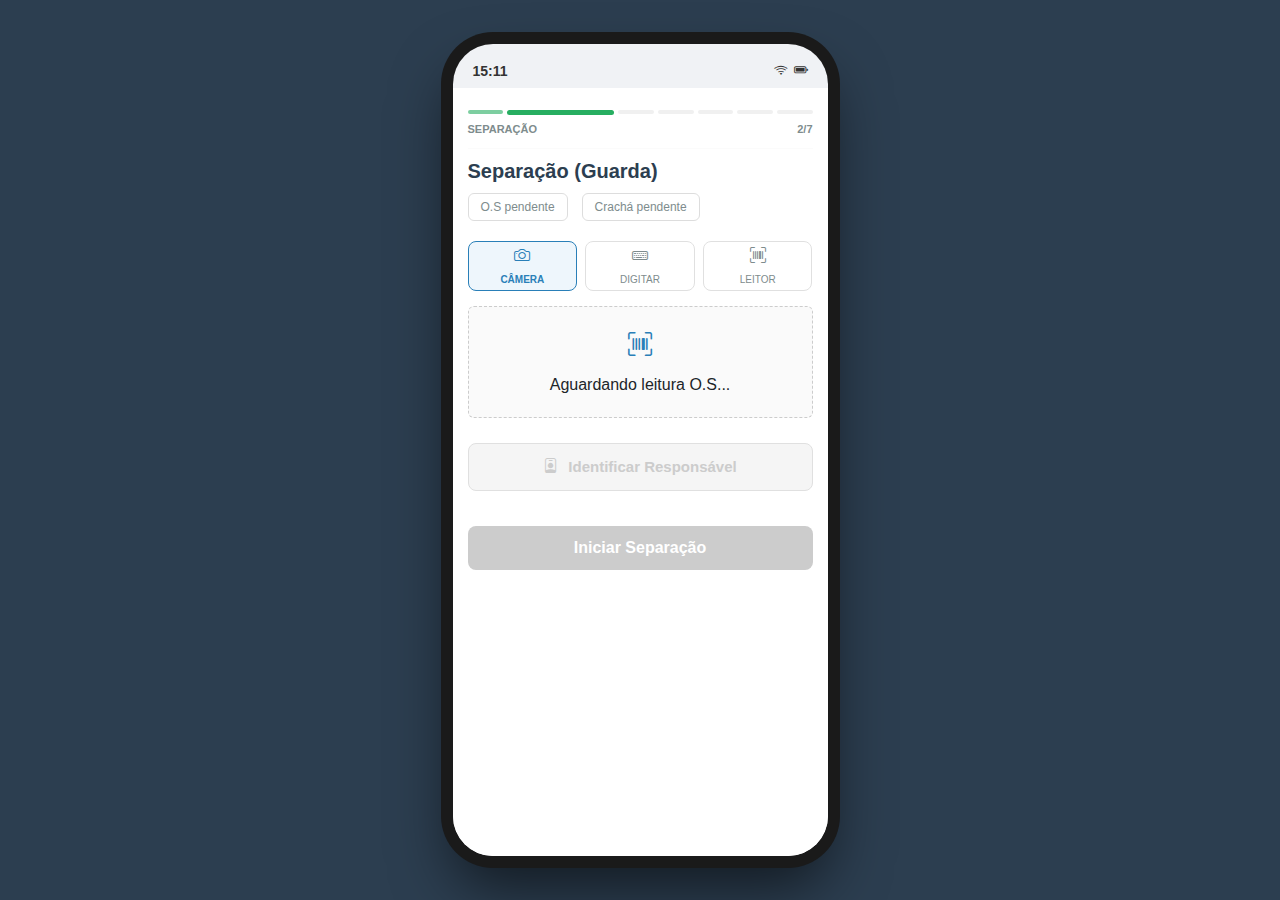
<file: IU2.html>
<!DOCTYPE html>
<html lang="pt-br">

<head>
    <meta charset="UTF-8">
    <meta name="viewport" content="width=device-width, initial-scale=1.0">
    <title>IU2 - Separação (Mobile)</title>
    <link href="https://cdn.jsdelivr.net/npm/bootstrap@5.3.0/dist/css/bootstrap.min.css" rel="stylesheet">
    <link rel="stylesheet" href="https://cdn.jsdelivr.net/npm/bootstrap-icons@1.10.0/font/bootstrap-icons.css">
    <link rel="stylesheet" href="styles.css">
</head>

<body>
    <!-- SCANNER TRAP -->
    <input type="text" id="scannerTrap" class="scanner-trap" autocomplete="off" inputmode="none">

    <!-- MOBILE MOCKUP -->
    <div class="mobile-mockup">
        <div class="status-bar-mockup">
            <span id="clock-mockup">10:27</span>
            <div style="display: flex; gap: 6px;">
                <i class="bi bi-wifi"></i>
                <i class="bi bi-battery-full"></i>
            </div>
        </div>

        <div class="app-screen-content">
            <!-- TELA PRINCIPAL -->
            <div class="work-card" id="tela-principal">
                <div class="segmented-progress-wrapper">
                    <div class="segments-container" id="segmentsContainer">
                        <!-- Segmentos renderizados via JS -->
                    </div>
                    <div class="progress-info">
                        <span class="step-name-display" id="stepNameDisplay">Separação</span>
                        <span class="step-counter" id="stepCounterDisplay">2/7</span>
                    </div>
                </div>

                <hr style="margin: 10px 0; border-top: 1px solid #eee;">

                <h4>Separação (Guarda)</h4>

                <!-- PILLS DE STATUS -->
                <div style="margin: 10px 0 20px 0; display: flex; gap: 8px;">
                    <span class="status-pill" id="pillOS">O.S pendente</span>
                    <span class="status-pill" id="pillCracha">Crachá pendente</span>
                </div>

                <!-- MENSAGEM DE ERRO -->
                <div id="msgErro" class="msg-erro">
                    <i class="bi bi-exclamation-triangle-fill me-2"></i>
                    <span id="txtErro">Erro</span>
                </div>

                <!-- 3 OPÇÕES DE ENTRADA -->
                <div class="action-buttons-grid" id="opcoesEntrada">
                    <div class="btn-action-mode active" onclick="setOpMode('camera', this)">
                        <i class="bi bi-camera"></i>
                        <span>Câmera</span>
                    </div>
                    <div class="btn-action-mode" onclick="setOpMode('digitar', this)">
                        <i class="bi bi-keyboard"></i>
                        <span>Digitar</span>
                    </div>
                    <div class="btn-action-mode" onclick="setOpMode('leitor', this)">
                        <i class="bi bi-upc-scan"></i>
                        <span>Leitor</span>
                    </div>
                </div>

                <!-- ÁREA DE LEITURA (APARECE APENAS NO INÍCIO) -->
                <div id="areaLeitura" class="dashed-area"
                    style="min-height: 80px; padding: 20px; display: flex; flex-direction: column; align-items: center; justify-content: center; margin-top: 15px;">
                    <i class="bi bi-upc-scan" style="font-size: 24px; color: var(--cor-secundaria);"></i>
                    <span style="margin-top: 10px;">Aguardando leitura O.S...</span>
                </div>

                <!-- LISTA DE O.S (INICIALMENTE ESCONDIDA) -->
                <div id="areaLista" style="display: none;">
                    <div class="list-header">
                        <span class="label-passo" style="font-size: 12px; margin: 0; font-weight: 700;">O.S LIDAS</span>
                        <span style="font-size: 11px; color: var(--cor-secundaria);" id="contadorItens">0</span>
                    </div>

                    <div class="dashed-area" id="containerLista">
                        <div id="msgVazio" style="text-align: center; margin-top: 40px; color: #ccc; font-size: 12px;">
                            Nenhuma O.S bipada
                        </div>
                        <div id="listaConteudo" style="width: 100%; display: none;"></div>
                    </div>
                </div>

                <!-- BOTÃO PARA IDENTIFICAR RESPONSÁVEL -->
                <button class="btn-white-big" id="btnIdentificar" onclick="identificarResponsavel()" disabled>
                    <i class="bi bi-person-badge"></i>
                    <span>Identificar Responsável</span>
                </button>

                <!-- BOTÃO INICIAR SEPARAÇÃO -->
                <button class="btn-green-block" id="btnIniciar" onclick="iniciarSeparacao()" disabled>Iniciar
                    Separação</button>

                <!-- ÁREA DE CONFIRMAÇÃO (APARECE APÓS INICIAR) -->
                <div id="areaConfirmacao" class="confirmation-box">
                    <input type="checkbox" id="checkConferencia" class="custom-checkbox"
                        onchange="liberarBotaoFinalizar()">
                    <label for="checkConferencia" class="confirmation-label">
                        Declaro que a separação física de todos os volumes vinculados foi realizada e conferida
                        visualmente.
                    </label>
                </div>

                <!-- BOTÃO FINALIZAR SEPARAÇÃO -->
                <button class="btn-outline-red" id="btnFinalizar" onclick="finalizarSeparacao()" style="display: none;"
                    disabled>
                    Finalizar Separação
                </button>
            </div>

            <!-- TELA DE SUCESSO -->
            <div id="tela-sucesso" class="work-card" style="display: none;">
                <div class="success-internal-container">
                    <div
                        style="width: 70px; height: 70px; background: var(--cor-principal); border-radius: 50%; display: flex; align-items: center; justify-content: center; margin-bottom: 20px;">
                        <i class="bi bi-check-lg" style="font-size: 40px; color: white;"></i>
                    </div>
                    <h4 style="margin-bottom: 5px;">Separação Concluída!</h4>
                    <p style="font-size: 13px; color: var(--cor-off); margin-bottom: 20px;">
                        O lote foi registrado e encaminhado para a etapa de Conferência.
                    </p>

                    <div class="report-box"
                        style="background: var(--cor-bg-item); border: 1px solid var(--cor-borda); padding: 15px; width: 100%; border-radius: 8px; text-align: left; margin-bottom: 20px;">
                        <div style="display: flex; justify-content: space-between; margin-bottom: 8px;">
                            <span style="color: var(--cor-off); font-size: 13px;">Total O.S</span>
                            <strong id="resumoTotal" style="color: #333;">0</strong>
                        </div>

                        <div style="display: flex; justify-content: space-between; margin-top: 8px;">
                            <span style="color: var(--cor-off); font-size: 13px;">Responsável</span>
                            <strong id="resumoResponsavel" style="color: var(--cor-secundaria);">-</strong>
                        </div>
                    </div>

                    <button class="btn-white-big" onclick="location.reload()">Nova Separação</button>
                </div>
            </div>
        </div>

        <!-- BOTTOM SHEET PARA DIGITAÇÃO -->
        <div id="bottomSheet" class="bottom-sheet-overlay">
            <div class="bottom-sheet">
                <span style="font-size: 14px; font-weight: 700; color: #333; display: block; margin-bottom: 12px;">
                    Digite o código
                </span>
                <input type="text" id="bsInput" class="bs-input" autocomplete="off" placeholder="Digite a O.S..."
                    style="font-size: 15px; text-transform: uppercase;">
                <button class="btn-green-block" onclick="confirmarDigitacao()" style="margin-top: 5px;">OK</button>
            </div>
        </div>
    </div>

    <script>
        // --- CONFIGURAÇÃO DE ÁUDIO ---
        const audioSuccess = new Audio("audio/beep.mp3");
        const audioError = new Audio("audio/erro.mp3");

        function playSound(type) {
            try {
                if (type === 'success') {
                    audioSuccess.currentTime = 0;
                    audioSuccess.play().catch(() => console.log('Autoplay blocked'));
                } else if (type === 'error') {
                    audioError.currentTime = 0;
                    audioError.play().catch(() => console.log('Autoplay blocked'));
                }
            } catch (e) {
                console.error("Erro ao tocar áudio", e);
            }
        }

        // --- ESTADO GLOBAL ---
        let listaOS = [];
        let modoDigitacaoAtivo = false;
        let responsavel = null;
        let primeiraLeituraFeita = false;
        let separacaoIniciada = false;
        const etapas = [
            "Atribuição",
            "Separação",
            "Conferência",
            "Paletização",
            "Carga",
            "Transporte",
            "Entrega"
        ];


        // ELEMENTOS DOM
        const scannerTrap = document.getElementById('scannerTrap');
        const bottomSheet = document.getElementById('bottomSheet');
        const bsInput = document.getElementById('bsInput');
        const contadorItens = document.getElementById('contadorItens');
        const pillOS = document.getElementById('pillOS');
        const pillCracha = document.getElementById('pillCracha');
        const btnIdentificar = document.getElementById('btnIdentificar');
        const btnIniciar = document.getElementById('btnIniciar');
        const btnFinalizar = document.getElementById('btnFinalizar');
        const areaLeitura = document.getElementById('areaLeitura');
        const areaLista = document.getElementById('areaLista');
        const areaConfirmacao = document.getElementById('areaConfirmacao');
        const checkConferencia = document.getElementById('checkConferencia');

        // INICIALIZAÇÃO
        window.onload = () => {
            updateClockMockup();
            setInterval(updateClockMockup, 1000);
            renderProgress();
            focarScanner();
        };

        function updateClockMockup() {
            const now = new Date();
            document.getElementById('clock-mockup').innerText =
                String(now.getHours()).padStart(2, '0') + ':' + String(now.getMinutes()).padStart(2, '0');
        }

        function renderProgress() {
            const container = document.getElementById('segmentsContainer');
            container.innerHTML = '';

            etapas.forEach((_, index) => {
                const seg = document.createElement('div');
                seg.classList.add('segment');

                if (index < 1) seg.classList.add('completed'); // etapas anteriores
                else if (index === 1) seg.classList.add('active'); // Separação

                container.appendChild(seg);
            });

            document.getElementById('stepNameDisplay').innerText = etapas[1];
            document.getElementById('stepCounterDisplay').innerText = `2/${etapas.length}`;
        }


        // --- CAPTURA DE LEITURA (SCANNER TRAP) ---
        scannerTrap.addEventListener('keypress', (e) => {
            if (e.key === 'Enter') {
                const val = scannerTrap.value.trim().toUpperCase();
                scannerTrap.value = '';
                if (!val) return;
                processarLeitura(val);
            }
        });

        function focarScanner() {
            if (!modoDigitacaoAtivo && !separacaoIniciada) {
                scannerTrap.focus();
            }
        }

        // --- LÓGICA DE LEITURA ---
        function processarLeitura(codigo) {
            if (separacaoIniciada) {
                mostrarErro("Separação em andamento");
                return;
            }

            if (codigo.length < 2) {
                mostrarErro("Código inválido");
                playSound('error');
                return;
            }

            // Verificar se já existe
            if (listaOS.includes(codigo)) {
                mostrarErro("O.S já bipada");
                playSound('error');
                return;
            }

            // Adicionar à lista
            listaOS.push(codigo);
            playSound('success');

            // Se for a primeira leitura, esconde área de leitura e mostra lista
            if (!primeiraLeituraFeita) {
                primeiraLeituraFeita = true;
                areaLeitura.style.display = 'none';
                areaLista.style.display = 'block';
            }

            atualizarLista();
            focarScanner();
        }

        function atualizarLista() {
            const divConteudo = document.getElementById('listaConteudo');
            const msgVazio = document.getElementById('msgVazio');
            const container = document.getElementById('containerLista');

            contadorItens.innerText = listaOS.length;

            // Atualizar pill de O.S
            if (listaOS.length > 0) {
                pillOS.classList.add('check');
                pillOS.innerText = `${listaOS.length} O.S bipada${listaOS.length > 1 ? 's' : ''}`;
            } else {
                pillOS.classList.remove('check');
                pillOS.innerText = "O.S pendente";
            }

            // Habilitar botões se houver O.S
            btnIdentificar.disabled = listaOS.length === 0;
            btnIniciar.disabled = listaOS.length === 0;

            if (listaOS.length === 0) {
                msgVazio.style.display = 'block';
                divConteudo.style.display = 'none';
                return;
            }

            msgVazio.style.display = 'none';
            divConteudo.style.display = 'block';

            let html = '';
            listaOS.forEach((os, index) => {
                const isLast = index === listaOS.length - 1;
                html += `
                    <div class="os-item ${isLast ? 'current' : ''}" style="height:36px;">
                        <div class="os-left">
                            <span class="os-caixa">${os}</span>
                        </div>
                        <button class="btn-remove" onclick="removerOS(${index})"><i class="bi bi-x-lg"></i></button>
                    </div>
                `;
            });
            divConteudo.innerHTML = html;

            // Scroll automático
            if (listaOS.length > 4) {
                setTimeout(() => { container.scrollTop = container.scrollHeight; }, 50);
            }
        }

        function removerOS(index) {
            if (separacaoIniciada) return;

            listaOS.splice(index, 1);
            atualizarLista();
            focarScanner();

            // Se remover todas as O.S, volta para estado inicial
            if (listaOS.length === 0) {
                primeiraLeituraFeita = false;
                areaLeitura.style.display = 'flex';
                areaLista.style.display = 'none';
                responsavel = null;
                pillCracha.classList.remove('check');
                pillCracha.innerText = "Crachá pendente";
                btnIdentificar.disabled = true;
                btnIdentificar.classList.remove('active-scan');
                btnIdentificar.innerHTML = `<i class="bi bi-person-badge"></i><span>Identificar Responsável</span>`;
                btnIniciar.disabled = true;
            }
        }

        // --- IDENTIFICAÇÃO DO RESPONSÁVEL ---
        function identificarResponsavel() {
            if (separacaoIniciada) return;

            // Simulação de leitura de crachá
            const operadores = ["OPERADOR 01", "OPERADOR 02", "OPERADOR 03"];
            const operador = operadores[Math.floor(Math.random() * operadores.length)];

            responsavel = operador;
            pillCracha.classList.add('check');
            pillCracha.innerText = `Responsável: ${operador}`;

            btnIdentificar.classList.add('active-scan');
            btnIdentificar.innerHTML = `<i class="bi bi-check-circle-fill"></i> ${operador}`;

            // Habilitar botão de iniciar
            btnIniciar.disabled = listaOS.length === 0 || !responsavel;

            playSound('success');
        }

        // --- INICIAR SEPARAÇÃO ---
        function iniciarSeparacao() {
            if (listaOS.length === 0) {
                mostrarErro("Bipe ao menos 1 O.S");
                playSound('error');
                return;
            }

            if (!responsavel) {
                mostrarErro("Identifique o responsável");
                playSound('error');
                return;
            }

            separacaoIniciada = true;

            // Atualizar UI
            btnIniciar.innerHTML = '<i class="bi bi-hourglass-split"></i> Separação em Andamento...';
            btnIniciar.disabled = true;
            btnIniciar.style.backgroundColor = '#ccc';

            // Mostrar área de confirmação
            areaConfirmacao.style.display = 'flex';
            btnFinalizar.style.display = 'block';

            // Desabilitar inputs
            document.querySelectorAll('#opcoesEntrada .btn-action-mode').forEach(btn => {
                btn.style.opacity = '0.5';
                btn.style.pointerEvents = 'none';
            });

            playSound('success');
        }

        function liberarBotaoFinalizar() {
            if (checkConferencia.checked) {
                btnFinalizar.disabled = false;
                btnFinalizar.style.opacity = "1";
            } else {
                btnFinalizar.disabled = true;
                btnFinalizar.style.opacity = "0.5";
            }
        }

        // --- FINALIZAR SEPARAÇÃO (CORRIGIDA) ---
        function finalizarSeparacao() {
            console.log("finalizarSeparacao chamada");

            // Verificar pré-requisitos
            if (!separacaoIniciada) {
                console.log("Erro: Separação não iniciada");
                mostrarErro("Separação não foi iniciada");
                playSound('error');
                return;
            }

            if (!checkConferencia.checked) {
                console.log("Erro: Checkbox não marcado");
                mostrarErro("Marque a confirmação de conferência");
                playSound('error');
                return;
            }

            if (listaOS.length === 0) {
                console.log("Erro: Lista de O.S vazia");
                mostrarErro("Nenhuma O.S foi bipada");
                playSound('error');
                return;
            }

            if (!responsavel) {
                console.log("Erro: Responsável não identificado");
                mostrarErro("Identifique o responsável primeiro");
                playSound('error');
                return;
            }

            // Feedback visual imediato
            console.log("Atualizando UI...");
            btnFinalizar.innerHTML = '<i class="bi bi-hourglass-split"></i> Finalizando...';
            btnFinalizar.disabled = true;
            btnFinalizar.style.opacity = "0.7";

            // Simular processamento
            setTimeout(() => {
                console.log("Exibindo tela de sucesso...");

                // Ocultar tela principal
                const telaPrincipal = document.getElementById('tela-principal');
                if (telaPrincipal) {
                    telaPrincipal.style.display = 'none';
                    console.log("Tela principal ocultada");
                }

                // Exibir tela de sucesso
                const telaSucesso = document.getElementById('tela-sucesso');
                if (telaSucesso) {
                    telaSucesso.style.display = 'block';

                    const successContainer = telaSucesso.querySelector('.success-internal-container');
                    if (successContainer) {
                        successContainer.style.display = 'flex';
                    }

                    console.log("Tela de sucesso exibida");
                }

                // Atualizar dados do resumo
                const resumoTotal = document.getElementById('resumoTotal');
                const resumoResponsavel = document.getElementById('resumoResponsavel');

                if (resumoTotal) {
                    resumoTotal.innerText = listaOS.length;
                    console.log("Resumo total atualizado:", listaOS.length);
                }

                if (resumoResponsavel) {
                    resumoResponsavel.innerText = responsavel;
                    console.log("Resumo responsável atualizado:", responsavel);
                }

                // Feedback final
                playSound('success');
                console.log("Processo finalizado com sucesso!");

                // ⏱️ Redireciona automaticamente para IU3 (Conferência)
                setTimeout(() => {
                    window.location.href = 'iu3.html';
                }, 2000);

            }, 500);
        }

        // --- UTILITÁRIOS UI ---
        function mostrarErro(msg) {
            const el = document.getElementById('msgErro');
            const txt = document.getElementById('txtErro');

            el.className = 'msg-erro erro-permissao';
            el.style.display = 'flex';
            txt.innerText = msg;

            setTimeout(() => { el.style.display = 'none'; }, 2500);
        }

        function setOpMode(mode, btn) {
            if (separacaoIniciada) return;

            document.querySelectorAll('#opcoesEntrada .btn-action-mode').forEach(b => b.classList.remove('active'));
            if (btn) btn.classList.add('active');

            if (mode === 'digitar') {
                ativarInputManual();
            } else if (mode === 'camera') {
                alert("Módulo de câmera acionado");
                focarScanner();
            } else {
                focarScanner();
            }
        }

        function ativarInputManual() {
            if (separacaoIniciada) return;

            modoDigitacaoAtivo = true;
            bottomSheet.style.display = 'flex';
            bsInput.value = '';
            setTimeout(() => bsInput.focus(), 150);
        }

        function confirmarDigitacao() {
            const val = bsInput.value.trim().toUpperCase();
            if (!val) return;

            bottomSheet.style.display = 'none';
            modoDigitacaoAtivo = false;

            processarLeitura(val);
            focarScanner();
        }

        // EVENT LISTENERS
        bsInput.addEventListener('keypress', (e) => {
            if (e.key === 'Enter') confirmarDigitacao();
        });

        bottomSheet.addEventListener('click', (e) => {
            if (e.target === bottomSheet) {
                bottomSheet.style.display = 'none';
                modoDigitacaoAtivo = false;
                focarScanner();
            }
        });
    </script>
</body>

</html>
</file>
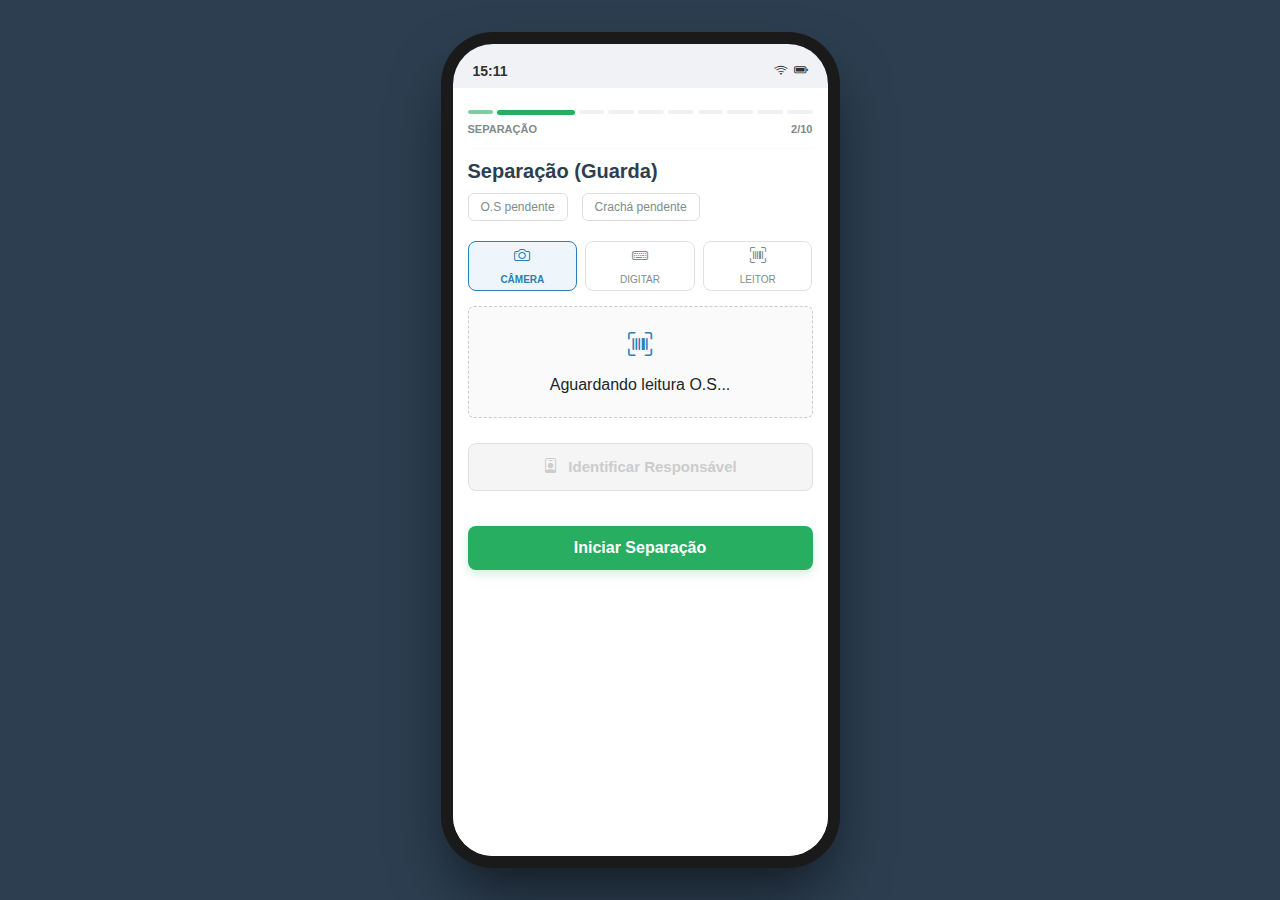
<file: iu2.html>
<!DOCTYPE html>
<html lang="pt-br">

<head>
    <meta charset="UTF-8">
    <meta name="viewport" content="width=device-width, initial-scale=1.0">
    <title>IU2 - Separação (Mobile)</title>
    <link href="https://cdn.jsdelivr.net/npm/bootstrap@5.3.0/dist/css/bootstrap.min.css" rel="stylesheet">
    <link rel="stylesheet" href="https://cdn.jsdelivr.net/npm/bootstrap-icons@1.10.0/font/bootstrap-icons.css">
    <style>
        /* --- DESIGN SYSTEM UNIFICADO (DOCZ-1216) --- */
        :root {
            --cor-principal: #27AE61;
            --cor-secundaria: #297FB8;
            --cor-off: #7E8C8D;
            --cor-borda: #e0e0e0;
            --cor-fundo: #ffffff;
            --cor-bg-body: #f0f2f5;
            --cor-bg-item: #f8f9fa;
            --cor-hover: rgba(41, 127, 184, 0.08);
            --cor-erro: #EB5757;
            --cor-alerta: #F2994A;
        }

        /* --- CSS ESTRUTURAL (MOBILE MOCKUP) --- */
        body {
            background-color: #2c3e50;
            margin: 0;
            padding: 0;
            height: 100vh;
            width: 100vw;
            display: flex;
            align-items: center;
            justify-content: center;
            overflow: hidden;
            font-family: -apple-system, BlinkMacSystemFont, "Segoe UI", Roboto, sans-serif;
        }

        /* MOCKUP MOBILE CONTAINER */
        .mobile-mockup {
            width: 375px;
            height: 812px;
            background-color: #000;
            border-radius: 40px;
            box-shadow: 0 0 0 12px #1a1a1a, 0 30px 60px rgba(0, 0, 0, 0.6);
            position: relative;
            overflow: hidden;
            display: flex;
            flex-direction: column;
            z-index: 1;
        }

        .status-bar-mockup {
            height: 44px;
            background-color: #f0f2f5;
            width: 100%;
            display: flex;
            align-items: center;
            justify-content: space-between;
            padding: 0 20px;
            font-size: 14px;
            font-weight: 600;
            color: #333;
            z-index: 10;
            padding-top: 10px;
        }

        .app-screen-content {
            flex: 1;
            background-color: var(--cor-bg-body);
            overflow-y: hidden;
            position: relative;
        }

        .work-card {
            width: 100%;
            height: 100%;
            background: var(--cor-fundo);
            padding: 20px 15px;
            position: relative;
            animation: fadeIn 0.4s ease;
            overflow-y: auto;
            overflow-x: hidden;
        }

        /* BARRA DE PROGRESSO (DOCZ STYLE) */
        .segmented-progress-wrapper {
            width: 100%;
            margin-bottom: 5px;
        }

        .segments-container {
            display: flex;
            align-items: center;
            gap: 4px;
            height: 8px;
            margin-bottom: 5px;
        }

        .segment {
            height: 4px;
            background-color: #f0f0f0;
            flex-grow: 1;
            border-radius: 4px;
            transition: all 0.3s;
        }

        .segment.completed {
            background-color: var(--cor-principal);
            opacity: 0.6;
        }

        .segment.active {
            height: 5px;
            flex-grow: 3;
            background-color: var(--cor-principal);
            opacity: 1;
        }

        .progress-info {
            display: flex;
            justify-content: space-between;
            align-items: center;
        }

        .step-name-display {
            font-size: 11px;
            font-weight: 700;
            color: var(--cor-off);
            text-transform: uppercase;
        }

        .step-counter {
            font-size: 11px;
            color: var(--cor-off);
            font-weight: 700;
        }

        h4 {
            color: #2c3e50;
            font-weight: 700;
            margin-bottom: 6px;
            font-size: 20px;
        }

        /* PILLS DE STATUS (ORIGINAL DO IU2) */
        .status-pill {
            display: inline-block;
            border: 1px solid #ddd;
            border-radius: 6px;
            padding: 4px 12px;
            font-size: 12px;
            color: var(--cor-off);
            background-color: #fff;
            margin-right: 6px;
            transition: all 0.3s ease;
        }

        .status-pill.check {
            border-color: var(--cor-principal);
            color: var(--cor-principal);
            background-color: #f0fdf4;
            font-weight: 600;
        }

        .status-pill.erro {
            border-color: var(--cor-erro);
            color: var(--cor-erro);
            background-color: #fff5f5;
            font-weight: 600;
            animation: shake 0.4s ease-in-out;
        }

        /* BOTÕES DE AÇÃO (3 OPÇÕES) */
        .action-buttons-grid {
            display: grid;
            grid-template-columns: 1fr 1fr 1fr;
            gap: 8px;
            margin-bottom: 15px;
        }

        .btn-action-mode {
            background: #fff;
            border: 1px solid var(--cor-borda);
            border-radius: 8px;
            text-align: center;
            cursor: pointer;
            display: flex;
            flex-direction: column;
            align-items: center;
            justify-content: center;
            height: 50px;
            color: var(--cor-off);
            transition: all 0.2s;
        }

        .btn-action-mode:hover {
            border-color: var(--cor-secundaria);
            color: var(--cor-secundaria);
        }

        .btn-action-mode.active {
            background-color: #eef6fc;
            border-color: var(--cor-secundaria);
            color: var(--cor-secundaria);
            font-weight: 600;
        }

        .btn-action-mode i {
            font-size: 16px;
            margin-bottom: 4px;
        }

        .btn-action-mode span {
            font-size: 10px;
            text-transform: uppercase;
        }

        /* INPUTS */
        .input-rounded {
            width: 100%;
            border: 1px solid var(--cor-borda);
            border-radius: 8px;
            padding: 12px;
            font-size: 16px;
        }

        .input-rounded:focus {
            outline: none;
            border-color: var(--cor-secundaria);
            box-shadow: 0 0 0 3px rgba(41, 127, 184, 0.1);
        }

        /* BOTÕES PRINCIPAIS */
        .btn-white-big {
            width: 100%;
            background-color: #fff;
            border: 1px solid var(--cor-borda);
            border-radius: 8px;
            padding: 12px;
            font-weight: 700;
            color: #2c3e50;
            font-size: 15px;
            margin-bottom: 10px;
            cursor: pointer;
            display: flex;
            align-items: center;
            justify-content: center;
            gap: 10px;
            margin-top: 25px;
        }

        .btn-white-big:hover {
            border-color: var(--cor-secundaria);
            color: var(--cor-secundaria);
            background-color: #f8fbff;
        }

        .btn-white-big:disabled {
            background-color: #f5f5f5;
            color: #ccc;
            border-color: #e0e0e0;
            cursor: not-allowed;
        }

        .btn-white-big.active-scan {
            border-color: var(--cor-principal);
            color: var(--cor-principal);
            background-color: #f0fdf4;
        }

        .btn-green-block {
            width: 100%;
            background-color: var(--cor-principal);
            color: white;
            border: none;
            padding: 10px;
            border-radius: 8px;
            font-weight: 700;
            font-size: 16px;
            margin-top: 25px;
            cursor: pointer;
            box-shadow: 0 4px 10px rgba(39, 174, 97, 0.2);
        }

        .btn-green-block:active {
            transform: scale(0.98);
        }

        .btn-outline-red {
            width: 100%;
            border: 1px solid var(--cor-erro);
            color: var(--cor-erro);
            background: transparent;
            padding: 10px;
            border-radius: 8px;
            font-weight: 700;
            font-size: 13px;
            margin-top: 10px;
            cursor: pointer;
        }

        /* LISTA DE ITENS */
        .list-header {
            display: flex;
            justify-content: space-between;
            align-items: flex-end;
            margin-bottom: 5px;
            margin-top: 15px;
        }

        .dashed-area {
            border: 1px dashed #ccc;
            border-radius: 6px;
            padding: 5px;
            background-color: #fafafa;
            min-height: 80px;
        }

        #containerLista {
            max-height: 186px;
            overflow-y: auto;
            overflow-x: hidden;
            scroll-behavior: smooth;
            display: block;
            min-height: 148px;
            margin-bottom: 15px;
        }

        #containerLista::-webkit-scrollbar {
            width: 4px;
        }

        #containerLista::-webkit-scrollbar-thumb {
            background-color: #ccc;
            border-radius: 4px;
        }

        .os-item {
            display: flex;
            justify-content: space-between;
            align-items: center;
            padding: 0 10px;
            border-radius: 4px;
            background: #fff;
            margin-bottom: 4px;
            border: 1px solid #e6e6e6;
            height: 36px;
            min-height: 36px;
            flex-shrink: 0;
        }

        .os-item.current {
            background-color: #e8f8f5;
            border-left: 4px solid var(--cor-principal);
        }

        .os-left {
            display: flex;
            flex-direction: row;
            align-items: center;
            gap: 10px;
        }

        .os-caixa {
            font-weight: 700;
            font-size: 13px;
            color: #2c3e50;
        }

        .btn-remove {
            background: transparent;
            border: none;
            color: #bbb;
            cursor: pointer;
            padding: 4px;
        }

        .btn-remove:hover {
            color: var(--cor-erro);
        }

        /* MENSAGENS DE ERRO */
        .msg-erro {
            display: none;
            padding: 10px;
            border-radius: 6px;
            font-size: 12px;
            margin-bottom: 10px;
            align-items: center;
            font-weight: 600;
            animation: shake 0.4s ease-in-out;
        }

        .erro-permissao {
            background-color: #fff5f5;
            color: var(--cor-erro);
            border: 1px solid #ffcccc;
        }

        /* CAIXA DE CONFIRMAÇÃO */
        .confirmation-box {
            display: none;
            background: #fff5f5;
            border: 1px solid #ffcccc;
            padding: 15px;
            border-radius: 8px;
            margin: 20px 0;
            align-items: flex-start;
            gap: 10px;
            animation: fadeIn 0.3s;
        }

        .custom-checkbox {
            width: 18px;
            height: 18px;
            accent-color: var(--cor-erro);
            cursor: pointer;
            margin-top: 2px;
        }

        .confirmation-label {
            font-size: 13px;
            color: #c0392b;
            font-weight: 600;
            cursor: pointer;
            line-height: 1.4;
        }

        /* BOTTOM SHEET (DIGITAR) */
        .bottom-sheet-overlay {
            display: none;
            position: absolute;
            top: 0;
            left: 0;
            width: 100%;
            height: 100%;
            background: rgba(0, 0, 0, 0.5);
            z-index: 2000;
            align-items: flex-end;
            justify-content: center;
        }

        .bottom-sheet {
            background: #fff;
            width: 100%;
            max-width: 600px;
            border-top-left-radius: 16px;
            border-top-right-radius: 16px;
            padding: 25px;
            animation: slideUp 0.3s ease-out;
        }

        .bs-input {
            width: 100%;
            border: none;
            border-bottom: 2px solid var(--cor-borda);
            padding: 10px 0;
            font-size: 18px;
            outline: none;
            margin-bottom: 20px;
        }

        .bs-input:focus {
            border-bottom-color: var(--cor-principal);
        }

        /* SCANNER TRAP */
        .scanner-trap {
            position: absolute;
            opacity: 0;
            top: -1000px;
        }

        /* SUCESSO */
        .success-internal-container {
            display: flex;
            flex-direction: column;
            justify-content: center;
            align-items: center;
            text-align: center;
            padding-top: 40px;
        }

        /* ANIMAÇÕES */
        @keyframes fadeIn {
            from {
                opacity: 0;
            }

            to {
                opacity: 1;
            }
        }

        @keyframes slideUp {
            from {
                transform: translateY(100%);
            }

            to {
                transform: translateY(0);
            }
        }

        @keyframes shake {

            0%,
            100% {
                transform: translateX(0);
            }

            25% {
                transform: translateX(-5px);
            }

            75% {
                transform: translateX(5px);
            }
        }

        /* ===============================
           MODO CELULAR REAL (RESPONSIVO)
           =============================== */
        @media (max-width: 768px) {
            body {
                background: var(--cor-bg-body);
                align-items: stretch;
                justify-content: stretch;
                overflow: hidden;
            }

            .mobile-mockup {
                width: 100vw;
                height: 100vh;
                border-radius: 0;
                box-shadow: none;
                background: transparent;
            }

            .status-bar-mockup {
                display: none;
            }

            .app-screen-content {
                height: 100vh;
                overflow: hidden;
            }

            .work-card {
                height: 100vh;
                border-radius: 0;
            }
        }
    </style>
</head>

<body>
    <!-- SCANNER TRAP -->
    <input type="text" id="scannerTrap" class="scanner-trap" autocomplete="off" inputmode="none">

    <!-- MOBILE MOCKUP -->
    <div class="mobile-mockup">
        <div class="status-bar-mockup">
            <span id="clock-mockup">10:27</span>
            <div style="display: flex; gap: 6px;">
                <i class="bi bi-wifi"></i>
                <i class="bi bi-battery-full"></i>
            </div>
        </div>

        <div class="app-screen-content">
            <!-- TELA PRINCIPAL -->
            <div class="work-card" id="tela-principal">
                <div class="segmented-progress-wrapper">
                    <div class="segments-container" id="segmentsContainer">
                        <!-- Segmentos renderizados via JS -->
                    </div>
                    <div class="progress-info">
                        <span class="step-name-display" id="stepNameDisplay">Separação</span>
                        <span class="step-counter" id="stepCounterDisplay">2/10</span>
                    </div>
                </div>

                <hr style="margin: 10px 0; border-top: 1px solid #eee;">

                <h4>Separação (Guarda)</h4>

                <!-- PILLS DE STATUS -->
                <div style="margin: 10px 0 20px 0; display: flex; gap: 8px;">
                    <span class="status-pill" id="pillOS">O.S pendente</span>
                    <span class="status-pill" id="pillCracha">Crachá pendente</span>
                </div>

                <!-- MENSAGEM DE ERRO -->
                <div id="msgErro" class="msg-erro">
                    <i class="bi bi-exclamation-triangle-fill me-2"></i>
                    <span id="txtErro">Erro</span>
                </div>

                <!-- 3 OPÇÕES DE ENTRADA -->
                <div class="action-buttons-grid" id="opcoesEntrada">
                    <div class="btn-action-mode active" onclick="setOpMode('camera', this)">
                        <i class="bi bi-camera"></i>
                        <span>Câmera</span>
                    </div>
                    <div class="btn-action-mode" onclick="setOpMode('digitar', this)">
                        <i class="bi bi-keyboard"></i>
                        <span>Digitar</span>
                    </div>
                    <div class="btn-action-mode" onclick="setOpMode('leitor', this)">
                        <i class="bi bi-upc-scan"></i>
                        <span>Leitor</span>
                    </div>
                </div>

                <!-- ÁREA DE LEITURA (APARECE APENAS NO INÍCIO) -->
                <div id="areaLeitura" class="dashed-area"
                    style="min-height: 80px; padding: 20px; display: flex; flex-direction: column; align-items: center; justify-content: center; margin-top: 15px;">
                    <i class="bi bi-upc-scan" style="font-size: 24px; color: var(--cor-secundaria);"></i>
                    <span style="margin-top: 10px;">Aguardando leitura O.S...</span>
                </div>

                <!-- LISTA DE O.S (INICIALMENTE ESCONDIDA) -->
                <div id="areaLista" style="display: none;">
                    <div class="list-header">
                        <span class="label-passo" style="font-size: 12px; margin: 0; font-weight: 700;">O.S LIDAS</span>
                        <span style="font-size: 11px; color: var(--cor-secundaria);" id="contadorItens">0</span>
                    </div>

                    <div class="dashed-area" id="containerLista">
                        <div id="msgVazio" style="text-align: center; margin-top: 40px; color: #ccc; font-size: 12px;">
                            Nenhuma O.S bipada
                        </div>
                        <div id="listaConteudo" style="width: 100%; display: none;"></div>
                    </div>
                </div>

                <!-- BOTÃO PARA IDENTIFICAR RESPONSÁVEL -->
                <button class="btn-white-big" id="btnIdentificar" onclick="identificarResponsavel()" disabled>
                    <i class="bi bi-person-badge"></i>
                    <span>Identificar Responsável</span>
                </button>

                <!-- BOTÃO INICIAR SEPARAÇÃO -->
                <button class="btn-green-block" id="btnIniciar" onclick="iniciarSeparacao()" disabled>Iniciar
                    Separação</button>

                <!-- ÁREA DE CONFIRMAÇÃO (APARECE APÓS INICIAR) -->
                <div id="areaConfirmacao" class="confirmation-box">
                    <input type="checkbox" id="checkConferencia" class="custom-checkbox"
                        onchange="liberarBotaoFinalizar()">
                    <label for="checkConferencia" class="confirmation-label">
                        Declaro que a separação física de todos os volumes vinculados foi realizada e conferida
                        visualmente.
                    </label>
                </div>

                <!-- BOTÃO FINALIZAR SEPARAÇÃO -->
                <button class="btn-outline-red" id="btnFinalizar" onclick="finalizarSeparacao()" style="display: none;"
                    disabled>
                    Finalizar Separação
                </button>
            </div>

            <!-- TELA DE SUCESSO -->
            <div id="tela-sucesso" class="work-card" style="display: none;">
                <div class="success-internal-container">
                    <div
                        style="width: 70px; height: 70px; background: var(--cor-principal); border-radius: 50%; display: flex; align-items: center; justify-content: center; margin-bottom: 20px;">
                        <i class="bi bi-check-lg" style="font-size: 40px; color: white;"></i>
                    </div>
                    <h4 style="margin-bottom: 5px;">Separação Concluída!</h4>
                    <p style="font-size: 13px; color: var(--cor-off); margin-bottom: 20px;">
                        O lote foi registrado e encaminhado para a etapa de Conferência.
                    </p>

                    <div class="report-box"
                        style="background: var(--cor-bg-item); border: 1px solid var(--cor-borda); padding: 15px; width: 100%; border-radius: 8px; text-align: left; margin-bottom: 20px;">
                        <div style="display: flex; justify-content: space-between; margin-bottom: 8px;">
                            <span style="color: var(--cor-off); font-size: 13px;">Total O.S</span>
                            <strong id="resumoTotal" style="color: #333;">0</strong>
                        </div>
                        
                        <div style="display: flex; justify-content: space-between; margin-top: 8px;">
                            <span style="color: var(--cor-off); font-size: 13px;">Responsável</span>
                            <strong id="resumoResponsavel" style="color: var(--cor-secundaria);">-</strong>
                        </div>
                    </div>

                    <button class="btn-white-big" onclick="location.reload()">Nova Separação</button>
                </div>
            </div>
        </div>

        <!-- BOTTOM SHEET PARA DIGITAÇÃO -->
        <div id="bottomSheet" class="bottom-sheet-overlay">
            <div class="bottom-sheet">
                <span style="font-size: 14px; font-weight: 700; color: #333; display: block; margin-bottom: 12px;">
                    Digite o código
                </span>
                <input type="text" id="bsInput" class="bs-input" autocomplete="off" placeholder="Digite a O.S..."
                    style="font-size: 15px; text-transform: uppercase;">
                <button class="btn-green-block" onclick="confirmarDigitacao()" style="margin-top: 5px;">OK</button>
            </div>
        </div>
    </div>

    <script>
        // --- CONFIGURAÇÃO DE ÁUDIO ---
        const audioSuccess = new Audio("audio/beep.mp3");
        const audioError = new Audio("audio/erro.mp3");

        function playSound(type) {
            try {
                if (type === 'success') {
                    audioSuccess.currentTime = 0;
                    audioSuccess.play().catch(() => console.log('Autoplay blocked'));
                } else if (type === 'error') {
                    audioError.currentTime = 0;
                    audioError.play().catch(() => console.log('Autoplay blocked'));
                }
            } catch (e) {
                console.error("Erro ao tocar áudio", e);
            }
        }

        // --- ESTADO GLOBAL ---
        let listaOS = [];
        let modoDigitacaoAtivo = false;
        let responsavel = null;
        let primeiraLeituraFeita = false;
        let separacaoIniciada = false;
        const etapas = ["Atribuição", "Separação", "Conferência", "Paletização", "Carga", "Auditoria", "Expedição", "Transporte", "Entrega", "Final"];

        // ELEMENTOS DOM
        const scannerTrap = document.getElementById('scannerTrap');
        const bottomSheet = document.getElementById('bottomSheet');
        const bsInput = document.getElementById('bsInput');
        const contadorItens = document.getElementById('contadorItens');
        const pillOS = document.getElementById('pillOS');
        const pillCracha = document.getElementById('pillCracha');
        const btnIdentificar = document.getElementById('btnIdentificar');
        const btnIniciar = document.getElementById('btnIniciar');
        const btnFinalizar = document.getElementById('btnFinalizar');
        const areaLeitura = document.getElementById('areaLeitura');
        const areaLista = document.getElementById('areaLista');
        const areaConfirmacao = document.getElementById('areaConfirmacao');
        const checkConferencia = document.getElementById('checkConferencia');

        // INICIALIZAÇÃO
        window.onload = () => {
            updateClockMockup();
            setInterval(updateClockMockup, 1000);
            renderProgress();
            focarScanner();
        };

        function updateClockMockup() {
            const now = new Date();
            document.getElementById('clock-mockup').innerText =
                String(now.getHours()).padStart(2, '0') + ':' + String(now.getMinutes()).padStart(2, '0');
        }

        function renderProgress() {
            const container = document.getElementById('segmentsContainer');
            container.innerHTML = '';
            etapas.forEach((_, index) => {
                const seg = document.createElement('div');
                seg.classList.add('segment');
                if (index < 1) seg.classList.add('completed');
                else if (index === 1) seg.classList.add('active');
                container.appendChild(seg);
            });
        }

        // --- CAPTURA DE LEITURA (SCANNER TRAP) ---
        scannerTrap.addEventListener('keypress', (e) => {
            if (e.key === 'Enter') {
                const val = scannerTrap.value.trim().toUpperCase();
                scannerTrap.value = '';
                if (!val) return;
                processarLeitura(val);
            }
        });

        function focarScanner() {
            if (!modoDigitacaoAtivo && !separacaoIniciada) {
                scannerTrap.focus();
            }
        }

        // --- LÓGICA DE LEITURA ---
        function processarLeitura(codigo) {
            if (separacaoIniciada) {
                mostrarErro("Separação em andamento");
                return;
            }

            if (codigo.length < 2) {
                mostrarErro("Código inválido");
                playSound('error');
                return;
            }

            // Verificar se já existe
            if (listaOS.includes(codigo)) {
                mostrarErro("O.S já bipada");
                playSound('error');
                return;
            }

            // Adicionar à lista
            listaOS.push(codigo);
            playSound('success');

            // Se for a primeira leitura, esconde área de leitura e mostra lista
            if (!primeiraLeituraFeita) {
                primeiraLeituraFeita = true;
                areaLeitura.style.display = 'none';
                areaLista.style.display = 'block';
            }

            atualizarLista();
            focarScanner();
        }

        function atualizarLista() {
            const divConteudo = document.getElementById('listaConteudo');
            const msgVazio = document.getElementById('msgVazio');
            const container = document.getElementById('containerLista');

            contadorItens.innerText = listaOS.length;

            // Atualizar pill de O.S
            if (listaOS.length > 0) {
                pillOS.classList.add('check');
                pillOS.innerText = `${listaOS.length} O.S bipada${listaOS.length > 1 ? 's' : ''}`;
            } else {
                pillOS.classList.remove('check');
                pillOS.innerText = "O.S pendente";
            }

            // Habilitar botões se houver O.S
            btnIdentificar.disabled = listaOS.length === 0;
            btnIniciar.disabled = listaOS.length === 0;

            if (listaOS.length === 0) {
                msgVazio.style.display = 'block';
                divConteudo.style.display = 'none';
                return;
            }

            msgVazio.style.display = 'none';
            divConteudo.style.display = 'block';

            let html = '';
            listaOS.forEach((os, index) => {
                const isLast = index === listaOS.length - 1;
                html += `
                    <div class="os-item ${isLast ? 'current' : ''}" style="height:36px;">
                        <div class="os-left">
                            <span class="os-caixa">${os}</span>
                        </div>
                        <button class="btn-remove" onclick="removerOS(${index})"><i class="bi bi-x-lg"></i></button>
                    </div>
                `;
            });
            divConteudo.innerHTML = html;

            // Scroll automático
            if (listaOS.length > 4) {
                setTimeout(() => { container.scrollTop = container.scrollHeight; }, 50);
            }
        }

        function removerOS(index) {
            if (separacaoIniciada) return;

            listaOS.splice(index, 1);
            atualizarLista();
            focarScanner();

            // Se remover todas as O.S, volta para estado inicial
            if (listaOS.length === 0) {
                primeiraLeituraFeita = false;
                areaLeitura.style.display = 'flex';
                areaLista.style.display = 'none';
                responsavel = null;
                pillCracha.classList.remove('check');
                pillCracha.innerText = "Crachá pendente";
                btnIdentificar.disabled = true;
                btnIdentificar.classList.remove('active-scan');
                btnIdentificar.innerHTML = `<i class="bi bi-person-badge"></i><span>Identificar Responsável</span>`;
                btnIniciar.disabled = true;
            }
        }

        // --- IDENTIFICAÇÃO DO RESPONSÁVEL ---
        function identificarResponsavel() {
            if (separacaoIniciada) return;

            // Simulação de leitura de crachá
            const operadores = ["OPERADOR 01", "OPERADOR 02", "OPERADOR 03"];
            const operador = operadores[Math.floor(Math.random() * operadores.length)];

            responsavel = operador;
            pillCracha.classList.add('check');
            pillCracha.innerText = `Responsável: ${operador}`;

            btnIdentificar.classList.add('active-scan');
            btnIdentificar.innerHTML = `<i class="bi bi-check-circle-fill"></i> ${operador}`;

            // Habilitar botão de iniciar
            btnIniciar.disabled = listaOS.length === 0 || !responsavel;

            playSound('success');
        }

        // --- INICIAR SEPARAÇÃO ---
        function iniciarSeparacao() {
            if (listaOS.length === 0) {
                mostrarErro("Bipe ao menos 1 O.S");
                playSound('error');
                return;
            }

            if (!responsavel) {
                mostrarErro("Identifique o responsável");
                playSound('error');
                return;
            }

            separacaoIniciada = true;

            // Atualizar UI
            btnIniciar.innerHTML = '<i class="bi bi-hourglass-split"></i> Separação em Andamento...';
            btnIniciar.disabled = true;
            btnIniciar.style.backgroundColor = '#ccc';

            // Mostrar área de confirmação
            areaConfirmacao.style.display = 'flex';
            btnFinalizar.style.display = 'block';

            // Desabilitar inputs
            document.querySelectorAll('#opcoesEntrada .btn-action-mode').forEach(btn => {
                btn.style.opacity = '0.5';
                btn.style.pointerEvents = 'none';
            });

            playSound('success');
        }

        function liberarBotaoFinalizar() {
            if (checkConferencia.checked) {
                btnFinalizar.disabled = false;
                btnFinalizar.style.opacity = "1";
            } else {
                btnFinalizar.disabled = true;
                btnFinalizar.style.opacity = "0.5";
            }
        }

        function finalizarSeparacao() {
            if (!separacaoIniciada || !checkConferencia.checked) return;

            // Feedback visual
            btnFinalizar.innerHTML = '<i class="bi bi-hourglass-split"></i> Finalizando...';
            btnFinalizar.disabled = true;

            // Simular processamento
            setTimeout(() => {
                document.getElementById('tela-principal').style.display = 'none';
                document.getElementById('tela-sucesso').style.display = 'block';

                // Atualizar resumo
                document.getElementById('resumoTotal').innerText = listaOS.length;
                document.getElementById('resumoResponsavel').innerText = responsavel;

                playSound('success');
            }, 800);
        }

        // --- UTILITÁRIOS UI ---
        function mostrarErro(msg) {
            const el = document.getElementById('msgErro');
            const txt = document.getElementById('txtErro');

            el.className = 'msg-erro erro-permissao';
            el.style.display = 'flex';
            txt.innerText = msg;

            setTimeout(() => { el.style.display = 'none'; }, 2500);
        }

        function setOpMode(mode, btn) {
            if (separacaoIniciada) return;

            document.querySelectorAll('#opcoesEntrada .btn-action-mode').forEach(b => b.classList.remove('active'));
            if (btn) btn.classList.add('active');

            if (mode === 'digitar') {
                ativarInputManual();
            } else if (mode === 'camera') {
                alert("Módulo de câmera acionado");
                focarScanner();
            } else {
                focarScanner();
            }
        }

        function ativarInputManual() {
            if (separacaoIniciada) return;

            modoDigitacaoAtivo = true;
            bottomSheet.style.display = 'flex';
            bsInput.value = '';
            setTimeout(() => bsInput.focus(), 150);
        }

        function confirmarDigitacao() {
            const val = bsInput.value.trim().toUpperCase();
            if (!val) return;

            bottomSheet.style.display = 'none';
            modoDigitacaoAtivo = false;

            processarLeitura(val);
            focarScanner();
        }

        // EVENT LISTENERS
        bsInput.addEventListener('keypress', (e) => {
            if (e.key === 'Enter') confirmarDigitacao();
        });

        bottomSheet.addEventListener('click', (e) => {
            if (e.target === bottomSheet) {
                bottomSheet.style.display = 'none';
                modoDigitacaoAtivo = false;
                focarScanner();
            }
        });
    </script>
</body>

</html>
</file>
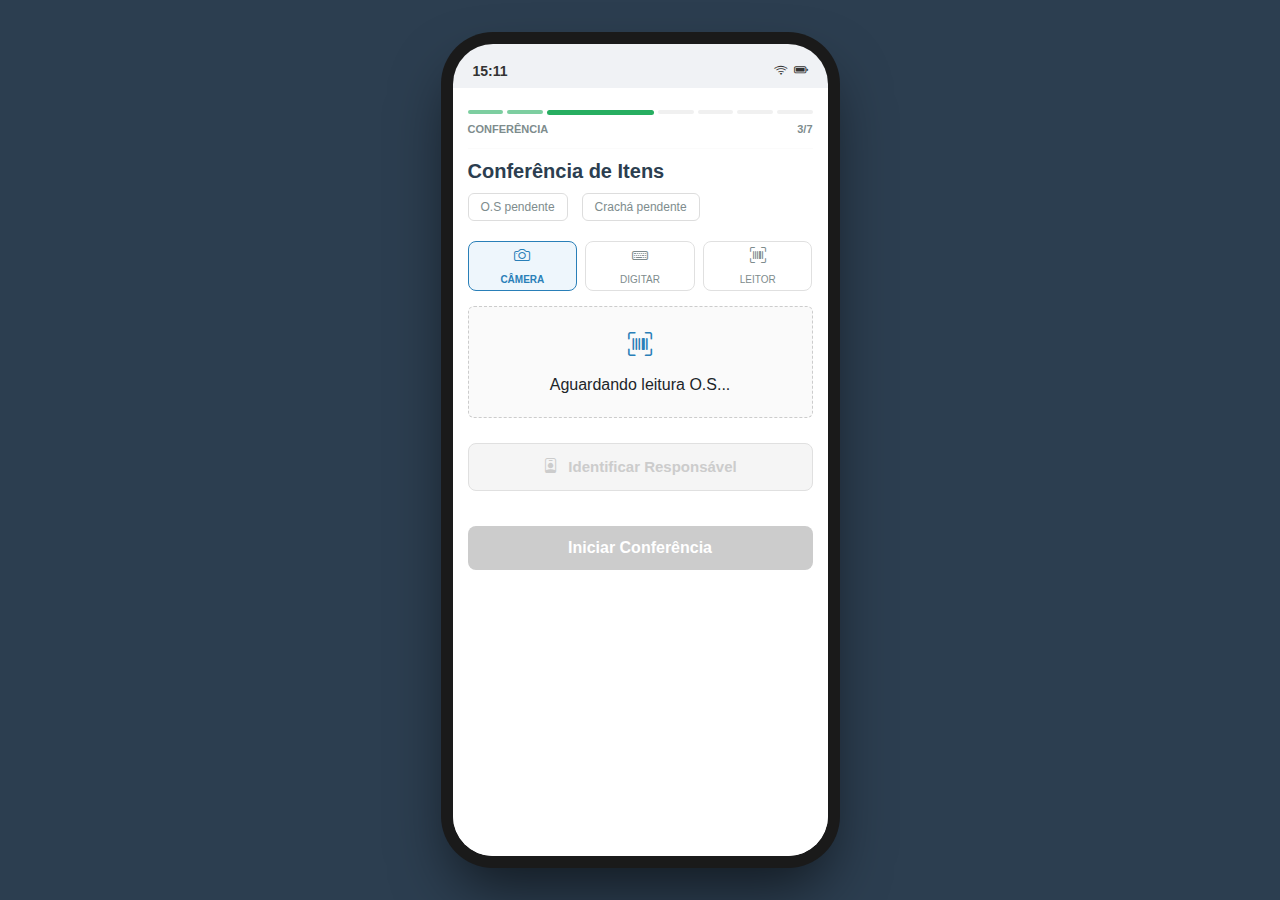
<file: IU3.html>
<!DOCTYPE html>

<html lang="pt-br">

<head>
    <meta charset="UTF-8">
    <meta name="viewport" content="width=device-width, initial-scale=1.0">
    <title>IU3 - Conferência (Mobile)</title>
    <link href="https://cdn.jsdelivr.net/npm/bootstrap@5.3.0/dist/css/bootstrap.min.css" rel="stylesheet">
    <link rel="stylesheet" href="https://cdn.jsdelivr.net/npm/bootstrap-icons@1.10.0/font/bootstrap-icons.css">
    <link rel="stylesheet" href="styles.css">
</head>

<body> <input type="text" id="scannerTrap" class="scanner-trap" autocomplete="off" inputmode="none">

    <div class="mobile-mockup">
        <div class="status-bar-mockup">
            <span id="clock-mockup">10:27</span>
            <div style="display: flex; gap: 6px;">
                <i class="bi bi-wifi"></i>
                <i class="bi bi-battery-full"></i>
            </div>
        </div>

        <div class="app-screen-content">
            <div class="work-card" id="tela-principal">
                <div class="segmented-progress-wrapper">
                    <div class="segments-container" id="segmentsContainer">
                    </div>
                    <div class="progress-info">
                        <span class="step-name-display" id="stepNameDisplay">Conferência</span>
                        <span class="step-counter" id="stepCounterDisplay">3/7</span>
                    </div>
                </div>

                <hr style="margin: 10px 0; border-top: 1px solid #eee;">

                <h4>Conferência de Itens</h4>

                <div style="margin: 10px 0 20px 0; display: flex; gap: 8px;">
                    <span class="status-pill" id="pillOS">O.S pendente</span>
                    <span class="status-pill" id="pillCracha">Crachá pendente</span>
                    <span class="status-pill" id="pillItens" style="display:none;">0/0 Itens</span>
                </div>

                <div id="msgErro" class="msg-erro">
                    <i class="bi bi-exclamation-triangle-fill me-2"></i>
                    <span id="txtErro">Erro</span>
                </div>

                <div class="action-buttons-grid" id="opcoesEntrada">
                    <div class="btn-action-mode active" onclick="setOpMode('camera', this)">
                        <i class="bi bi-camera"></i>
                        <span>Câmera</span>
                    </div>
                    <div class="btn-action-mode" onclick="setOpMode('digitar', this)">
                        <i class="bi bi-keyboard"></i>
                        <span>Digitar</span>
                    </div>
                    <div class="btn-action-mode" onclick="setOpMode('leitor', this)">
                        <i class="bi bi-upc-scan"></i>
                        <span>Leitor</span>
                    </div>
                </div>

                <div id="areaSetup">
                    <div id="areaLeitura" class="dashed-area"
                        style="min-height: 80px; padding: 20px; display: flex; flex-direction: column; align-items: center; justify-content: center; margin-top: 15px;">
                        <i class="bi bi-upc-scan" style="font-size: 24px; color: var(--cor-secundaria);"></i>
                        <span style="margin-top: 10px;">Aguardando leitura O.S...</span>
                    </div>

                    <button class="btn-white-big" id="btnIdentificar" onclick="identificarResponsavel()" disabled>
                        <i class="bi bi-person-badge"></i>
                        <span>Identificar Responsável</span>
                    </button>

                    <button class="btn-green-block" id="btnIniciar" onclick="iniciarConferencia()" disabled>
                        Iniciar Conferência
                    </button>
                </div>

                <div id="areaExecucao" style="display: none;">
                    <div class="list-header">
                        <span class="label-passo" style="font-size: 12px; margin: 0; font-weight: 700;">ITENS
                            ESPERADOS</span>
                        <span style="font-size: 11px; color: var(--cor-secundaria);" id="contadorItens">0/0</span>
                    </div>

                    <div class="dashed-area" id="containerLista">
                        <div id="listaConteudo" style="width: 100%;"></div>
                    </div>

                    <div
                        style="text-align: center; margin-top: 10px; color: #777; font-size: 12px; margin-bottom: 20px;">
                        <i class="bi bi-info-circle"></i> Bipe cada item para confirmar
                    </div>

                    <button class="btn-white-big" id="btnVoltar" onclick="voltarParaSetup()"
                        style="display: none; border-color: var(--cor-erro); color: var(--cor-erro);">
                        <i class="bi bi-arrow-counterclockwise"></i> Voltar
                    </button>

                    <button class="btn-white-big" id="btnFinalizar" onclick="verificarConferencia()">
                        Finalizar Conferência
                    </button>
                </div>
            </div>

            <div id="tela-sucesso" class="work-card" style="display: none;">
                <div class="success-internal-container" style="display: flex;">
                    <div
                        style="width: 100px; height: 100px; background: var(--cor-principal); border-radius: 50%; display: flex; align-items: center; justify-content: center; margin-bottom: 25px; box-shadow: 0 4px 15px rgba(39, 174, 97, 0.3);">
                        <i class="bi bi-check-lg" style="font-size: 50px; color: white;"></i>
                    </div>

                    <h4 style="margin-bottom: 5px; font-size: 22px; color: #2c3e50;">Conferência OK!</h4>
                    <p style="font-size: 14px; color: var(--cor-off); margin-bottom: 25px;">
                        Todos os itens foram validados com sucesso. Status Interno: <b>Conferido</b>.
                    </p>

                    <div
                        style="background: var(--cor-bg-item); border: 1px solid var(--cor-borda); padding: 20px; width: 90%; max-width: 400px; border-radius: 12px; text-align: left; margin-bottom: 25px;">
                        <div style="display: flex; justify-content: space-between; margin-bottom: 10px;">
                            <span style="color: var(--cor-off); font-size: 14px;">O.S</span>
                            <strong id="resumoOS" style="color: #333;">-</strong>
                        </div>
                        <div style="display: flex; justify-content: space-between; margin-bottom: 10px;">
                            <span style="color: var(--cor-off); font-size: 14px;">Itens</span>
                            <strong id="resumoItens" style="color: #333;">0</strong>
                        </div>
                        <div style="display: flex; justify-content: space-between;">
                            <span style="color: var(--cor-off); font-size: 14px;">Responsável</span>
                            <strong id="resumoResponsavel" style="color: var(--cor-principal);">-</strong>
                        </div>
                    </div>
                </div>
            </div>
        </div>

        <div id="bottomSheet" class="bottom-sheet-overlay">
            <div class="bottom-sheet">
                <span style="font-size: 14px; font-weight: 700; color: #333; display: block; margin-bottom: 12px;">
                    Digite o código
                </span>
                <input type="text" id="bsInput" class="bs-input" autocomplete="off" placeholder="..."
                    style="font-size: 15px; text-transform: uppercase;">
                <button class="btn-green-block" onclick="confirmarDigitacao()" style="margin-top: 5px;">OK</button>
            </div>
        </div>
    </div>

    <script>
        // --- CONFIGURAÇÃO DE ÁUDIO ---
        const audioSuccess = new Audio("audio/beep.mp3");
        const audioError = new Audio("audio/erro.mp3");

        function playSound(type) {
            try {
                if (type === 'success') {
                    audioSuccess.currentTime = 0;
                    audioSuccess.play().catch(() => console.log('Autoplay blocked'));
                } else if (type === 'error') {
                    audioError.currentTime = 0;
                    audioError.play().catch(() => console.log('Autoplay blocked'));
                }
            } catch (e) {
                console.error("Erro ao tocar áudio", e);
            }
        }

        // --- DADOS MOCKADOS (IU3) ---
        const MOCK_ITENS_OS = [
            { id: 'CB00305G10000002SOS', nome: 'Caixa Box', icon: 'bi-box-seam', status: false },
            { id: 'CX0012000000011SOS', nome: 'Caixa 20kg', icon: 'bi-box-seam-fill', status: false },
            { id: 'DC00120A0018854SOS', nome: 'Documentos', icon: 'bi-file-earmark-text', status: false }
        ];

        // --- ESTADO GLOBAL ---
        let currentStep = 'setup'; // 'setup', 'conferencia', 'success'
        let osBipada = null;
        let responsavel = null;
        let modoDigitacaoAtivo = false;
        let itensConferidos = 0;

        const etapas = [
            "Atribuição",
            "Separação",
            "Conferência",
            "Paletização",
            "Carga",
            "Transporte",
            "Entrega"
        ];

        // ELEMENTOS DOM
        const scannerTrap = document.getElementById('scannerTrap');
        const bottomSheet = document.getElementById('bottomSheet');
        const bsInput = document.getElementById('bsInput');

        const pillOS = document.getElementById('pillOS');
        const pillCracha = document.getElementById('pillCracha');
        const pillItens = document.getElementById('pillItens');

        const areaSetup = document.getElementById('areaSetup');
        const areaLeitura = document.getElementById('areaLeitura');
        const areaExecucao = document.getElementById('areaExecucao');

        const btnIdentificar = document.getElementById('btnIdentificar');
        const btnIniciar = document.getElementById('btnIniciar');
        const btnFinalizar = document.getElementById('btnFinalizar');
        const btnVoltar = document.getElementById('btnVoltar');

        const listaConteudo = document.getElementById('listaConteudo');
        const contadorItens = document.getElementById('contadorItens');

        // INICIALIZAÇÃO
        window.onload = () => {
            updateClockMockup();
            setInterval(updateClockMockup, 1000);
            renderProgress();
            focarScanner();
        };

        function updateClockMockup() {
            const now = new Date();
            document.getElementById('clock-mockup').innerText =
                String(now.getHours()).padStart(2, '0') + ':' + String(now.getMinutes()).padStart(2, '0');
        }

        function renderProgress() {
            const container = document.getElementById('segmentsContainer');
            container.innerHTML = '';
            etapas.forEach((_, index) => {
                const seg = document.createElement('div');
                seg.classList.add('segment');
                if (index < 2) seg.classList.add('completed');
                else if (index === 2) seg.classList.add('active');
                container.appendChild(seg);
            });
        }



        // --- CAPTURA DE LEITURA (SCANNER TRAP) ---
        scannerTrap.addEventListener('keypress', (e) => {
            if (e.key === 'Enter') {
                const val = scannerTrap.value.trim().toUpperCase();
                scannerTrap.value = '';
                if (!val) return;
                processarLeitura(val);
            }
        });

        function focarScanner() {
            if (!modoDigitacaoAtivo && currentStep !== 'success') {
                scannerTrap.focus();
            }
        }

        // --- LÓGICA DE PROCESSAMENTO ---
        function processarLeitura(codigo) {
            if (currentStep === 'setup') {
                handleSetupLeitura(codigo);
            } else if (currentStep === 'conferencia') {
                handleItemLeitura(codigo);
            }
        }

        // STEP 1: SETUP (LER O.S)
        function handleSetupLeitura(codigo) {
            if (osBipada) {
                mostrarErro("O.S já identificada");
                return;
            }

            // Simulação de validação de formato
            if (codigo.length < 5) {
                mostrarErro("Código O.S inválido");
                playSound('error');
                return;
            }

            osBipada = codigo;
            pillOS.classList.add('check');
            pillOS.innerText = "O.S Confirmada";

            areaLeitura.style.display = 'none'; // Some a caixa de leitura

            // Habilita identificar responsável
            btnIdentificar.disabled = false;

            playSound('success');
            focarScanner();
        }

        // IDENTIFICAR RESPONSÁVEL
        function identificarResponsavel() {
            if (!osBipada) return;

            const operadores = ["JOÃO SILVA", "MARIA OLIVEIRA", "CARLOS SOUZA"];
            responsavel = operadores[Math.floor(Math.random() * operadores.length)];

            pillCracha.classList.add('check');
            pillCracha.innerText = `Crachá OK`;

            btnIdentificar.classList.add('active-scan');
            btnIdentificar.innerHTML = `<i class="bi bi-check-circle-fill"></i> ${responsavel}`;

            btnIniciar.disabled = false;
            playSound('success');
        }

        // INICIAR CONFERÊNCIA
        function iniciarConferencia() {
            if (!osBipada || !responsavel) return;

            currentStep = 'conferencia';
            areaSetup.style.display = 'none';
            areaExecucao.style.display = 'block';
            pillItens.style.display = 'inline-block';
            pillItens.innerText = `0/${MOCK_ITENS_OS.length} Itens`;

            // Renderiza lista inicial
            renderizarListaItens();
            focarScanner();
        }

        function renderizarListaItens() {
            let html = '';
            MOCK_ITENS_OS.forEach(item => {
                const checkedClass = item.status ? 'checked' : '';
                const iconStatus = item.status ? 'bi-check-circle-fill' : 'bi-circle';

                html += `
                <div class="os-item ${checkedClass}" id="row-${item.id}">
                    <div class="os-left">
                        <i class="bi ${item.icon} item-icon"></i>
                        <div class="os-caixa">
                            <span>${item.nome}</span>
                            <span class="os-subtext">${item.id}</span>
                        </div>
                    </div>
                    <i class="bi ${iconStatus} status-icon" id="icon-${item.id}"></i>
                </div>
            `;
            });
            listaConteudo.innerHTML = html;
            contadorItens.innerText = `${itensConferidos}/${MOCK_ITENS_OS.length}`;
        }

        // STEP 2: CONFERÊNCIA (LER ITEM)
        function handleItemLeitura(codigo) {
            const item = MOCK_ITENS_OS.find(i => i.id === codigo);

            if (!item) {
                mostrarErro("Item não pertence à O.S");
                playSound('error');
                return;
            }

            if (item.status) {
                mostrarErro("Item já conferido");
                return; // Não dá erro sonoro, apenas aviso
            }

            // Atualiza estado
            item.status = true;
            itensConferidos++;

            // Atualiza UI
            renderizarListaItens();
            pillItens.innerText = `${itensConferidos}/${MOCK_ITENS_OS.length} Itens`;
            playSound('success');

            // Scroll para o item (opcional, simples aqui)

            // Verifica se acabou
            if (itensConferidos === MOCK_ITENS_OS.length) {
                btnFinalizar.classList.remove('btn-white-big');
                btnFinalizar.classList.add('btn-green-block');
                btnFinalizar.innerText = "Concluir Conferência";

                // Remove erros visuais caso existam
                document.querySelectorAll('.os-item').forEach(el => el.classList.remove('erro'));
                document.getElementById('msgErro').style.display = 'none';
                btnVoltar.style.display = 'none';
            }
        }

        function verificarConferencia() {
            if (itensConferidos < MOCK_ITENS_OS.length) {
                // Erro: Itens pendentes
                mostrarErro("MSG3: Alguns itens não foram bipados.");
                playSound('error');

                // Marcar itens não bipados com erro visual
                MOCK_ITENS_OS.forEach(item => {
                    if (!item.status) {
                        const row = document.getElementById(`row-${item.id}`);
                        if (row) {
                            row.classList.add('erro');
                            const icon = document.getElementById(`icon-${item.id}`);
                            icon.classList.remove('bi-circle');
                            icon.classList.add('bi-x-circle-fill');
                        }
                    }
                });

                btnVoltar.style.display = 'block';
                return;
            }

            // Sucesso
            finalizarProcesso();
        }

        function voltarParaSetup() {
            // Recarrega "virtualmente" a lista limpa visualmente (mantém estado ou reseta?)
            // Reseta visual dos erros
            renderizarListaItens();
            btnVoltar.style.display = 'none';
            focarScanner();
        }

        function finalizarProcesso() {
            currentStep = 'success';

            // Troca de telas
            document.getElementById('tela-principal').style.display = 'none';
            document.getElementById('tela-sucesso').style.display = 'block';

            // Preenche resumo
            document.getElementById('resumoOS').innerText = osBipada;
            document.getElementById('resumoItens').innerText = itensConferidos;
            document.getElementById('resumoResponsavel').innerText = responsavel;

            playSound('success');

            // ⏱️ Aguarda 2 segundos e segue o fluxo → IU4
            setTimeout(() => {
                window.location.href = 'iu4.html';
            }, 2000);
        }


        // --- UTILITÁRIOS UI ---
        function mostrarErro(msg) {
            const el = document.getElementById('msgErro');
            const txt = document.getElementById('txtErro');

            el.className = 'msg-erro erro-permissao';
            el.style.display = 'flex';
            txt.innerText = msg;

            setTimeout(() => { el.style.display = 'none'; }, 3000);
        }

        function setOpMode(mode, btn) {
            document.querySelectorAll('#opcoesEntrada .btn-action-mode').forEach(b => b.classList.remove('active'));
            if (btn) btn.classList.add('active');

            if (mode === 'digitar') {
                ativarInputManual();
            } else if (mode === 'camera') {
                alert("Módulo de câmera acionado");
                focarScanner();
            } else {
                focarScanner();
            }
        }

        function ativarInputManual() {
            if (currentStep === 'success') return;
            modoDigitacaoAtivo = true;
            bottomSheet.style.display = 'flex';
            bsInput.value = '';

            let placeholder = "...";
            if (currentStep === 'setup') placeholder = "Digite a O.S...";
            if (currentStep === 'conferencia') placeholder = "Digite cód. do item...";

            bsInput.placeholder = placeholder;
            setTimeout(() => bsInput.focus(), 150);
        }

        function confirmarDigitacao() {
            const val = bsInput.value.trim().toUpperCase();
            if (!val) return;

            bottomSheet.style.display = 'none';
            modoDigitacaoAtivo = false;

            processarLeitura(val);
            focarScanner();
        }

        // EVENT LISTENERS
        bsInput.addEventListener('keypress', (e) => {
            if (e.key === 'Enter') confirmarDigitacao();
        });

        bottomSheet.addEventListener('click', (e) => {
            if (e.target === bottomSheet) {
                bottomSheet.style.display = 'none';
                modoDigitacaoAtivo = false;
                focarScanner();
            }
        });
    </script>

</body>

</html>
</file>
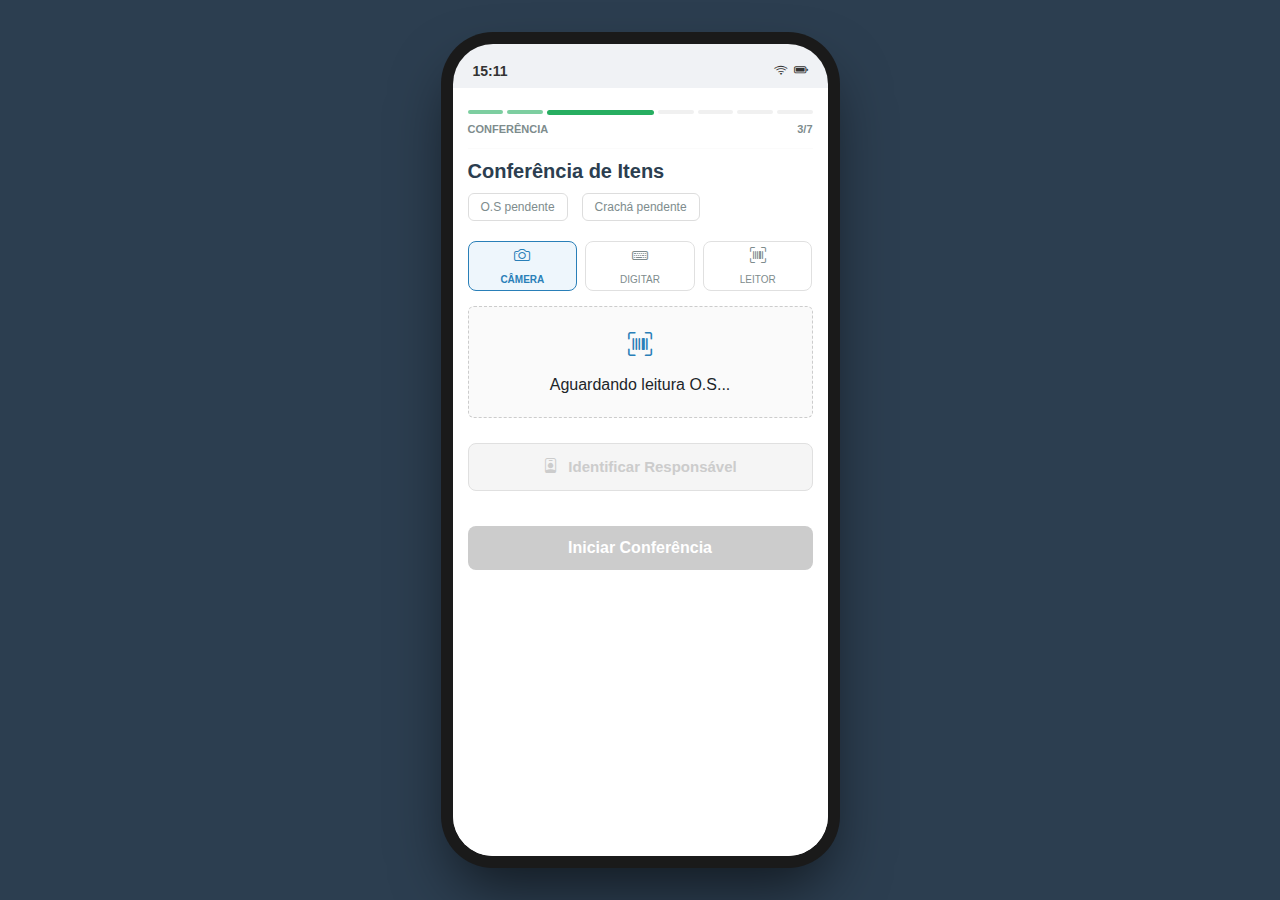
<file: iu3.html>
<!DOCTYPE html>

<html lang="pt-br">

<head>
    <meta charset="UTF-8">
    <meta name="viewport" content="width=device-width, initial-scale=1.0">
    <title>IU3 - Conferência (Mobile)</title>
    <link href="https://cdn.jsdelivr.net/npm/bootstrap@5.3.0/dist/css/bootstrap.min.css" rel="stylesheet">
    <link rel="stylesheet" href="https://cdn.jsdelivr.net/npm/bootstrap-icons@1.10.0/font/bootstrap-icons.css">
    <link rel="stylesheet" href="styles.css">
</head>

<body> <input type="text" id="scannerTrap" class="scanner-trap" autocomplete="off" inputmode="none">

    <div class="mobile-mockup">
        <div class="status-bar-mockup">
            <span id="clock-mockup">10:27</span>
            <div style="display: flex; gap: 6px;">
                <i class="bi bi-wifi"></i>
                <i class="bi bi-battery-full"></i>
            </div>
        </div>

        <div class="app-screen-content">
            <div class="work-card" id="tela-principal">
                <div class="segmented-progress-wrapper">
                    <div class="segments-container" id="segmentsContainer">
                    </div>
                    <div class="progress-info">
                        <span class="step-name-display" id="stepNameDisplay">Conferência</span>
                        <span class="step-counter" id="stepCounterDisplay">3/7</span>
                    </div>
                </div>

                <hr style="margin: 10px 0; border-top: 1px solid #eee;">

                <h4>Conferência de Itens</h4>

                <div style="margin: 10px 0 20px 0; display: flex; gap: 8px;">
                    <span class="status-pill" id="pillOS">O.S pendente</span>
                    <span class="status-pill" id="pillCracha">Crachá pendente</span>
                    <span class="status-pill" id="pillItens" style="display:none;">0/0 Itens</span>
                </div>

                <div id="msgErro" class="msg-erro">
                    <i class="bi bi-exclamation-triangle-fill me-2"></i>
                    <span id="txtErro">Erro</span>
                </div>

                <div class="action-buttons-grid" id="opcoesEntrada">
                    <div class="btn-action-mode active" onclick="setOpMode('camera', this)">
                        <i class="bi bi-camera"></i>
                        <span>Câmera</span>
                    </div>
                    <div class="btn-action-mode" onclick="setOpMode('digitar', this)">
                        <i class="bi bi-keyboard"></i>
                        <span>Digitar</span>
                    </div>
                    <div class="btn-action-mode" onclick="setOpMode('leitor', this)">
                        <i class="bi bi-upc-scan"></i>
                        <span>Leitor</span>
                    </div>
                </div>

                <div id="areaSetup">
                    <div id="areaLeitura" class="dashed-area"
                        style="min-height: 80px; padding: 20px; display: flex; flex-direction: column; align-items: center; justify-content: center; margin-top: 15px;">
                        <i class="bi bi-upc-scan" style="font-size: 24px; color: var(--cor-secundaria);"></i>
                        <span style="margin-top: 10px;">Aguardando leitura O.S...</span>
                    </div>

                    <button class="btn-white-big" id="btnIdentificar" onclick="identificarResponsavel()" disabled>
                        <i class="bi bi-person-badge"></i>
                        <span>Identificar Responsável</span>
                    </button>

                    <button class="btn-green-block" id="btnIniciar" onclick="iniciarConferencia()" disabled>
                        Iniciar Conferência
                    </button>
                </div>

                <div id="areaExecucao" style="display: none;">
                    <div class="list-header">
                        <span class="label-passo" style="font-size: 12px; margin: 0; font-weight: 700;">ITENS
                            ESPERADOS</span>
                        <span style="font-size: 11px; color: var(--cor-secundaria);" id="contadorItens">0/0</span>
                    </div>

                    <div class="dashed-area" id="containerLista">
                        <div id="listaConteudo" style="width: 100%;"></div>
                    </div>

                    <div
                        style="text-align: center; margin-top: 10px; color: #777; font-size: 12px; margin-bottom: 20px;">
                        <i class="bi bi-info-circle"></i> Bipe cada item para confirmar
                    </div>

                    <button class="btn-white-big" id="btnVoltar" onclick="voltarParaSetup()"
                        style="display: none; border-color: var(--cor-erro); color: var(--cor-erro);">
                        <i class="bi bi-arrow-counterclockwise"></i> Voltar
                    </button>

                    <button class="btn-white-big" id="btnFinalizar" onclick="verificarConferencia()">
                        Finalizar Conferência
                    </button>
                </div>
            </div>

            <div id="tela-sucesso" class="work-card" style="display: none;">
                <div class="success-internal-container" style="display: flex;">
                    <div
                        style="width: 100px; height: 100px; background: var(--cor-principal); border-radius: 50%; display: flex; align-items: center; justify-content: center; margin-bottom: 25px; box-shadow: 0 4px 15px rgba(39, 174, 97, 0.3);">
                        <i class="bi bi-check-lg" style="font-size: 50px; color: white;"></i>
                    </div>

                    <h4 style="margin-bottom: 5px; font-size: 22px; color: #2c3e50;">Conferência OK!</h4>
                    <p style="font-size: 14px; color: var(--cor-off); margin-bottom: 25px;">
                        Todos os itens foram validados com sucesso. Status Interno: <b>Conferido</b>.
                    </p>

                    <div
                        style="background: var(--cor-bg-item); border: 1px solid var(--cor-borda); padding: 20px; width: 90%; max-width: 400px; border-radius: 12px; text-align: left; margin-bottom: 25px;">
                        <div style="display: flex; justify-content: space-between; margin-bottom: 10px;">
                            <span style="color: var(--cor-off); font-size: 14px;">O.S</span>
                            <strong id="resumoOS" style="color: #333;">-</strong>
                        </div>
                        <div style="display: flex; justify-content: space-between; margin-bottom: 10px;">
                            <span style="color: var(--cor-off); font-size: 14px;">Itens</span>
                            <strong id="resumoItens" style="color: #333;">0</strong>
                        </div>
                        <div style="display: flex; justify-content: space-between;">
                            <span style="color: var(--cor-off); font-size: 14px;">Responsável</span>
                            <strong id="resumoResponsavel" style="color: var(--cor-principal);">-</strong>
                        </div>
                    </div>
                </div>
            </div>
        </div>

        <div id="bottomSheet" class="bottom-sheet-overlay">
            <div class="bottom-sheet">
                <span style="font-size: 14px; font-weight: 700; color: #333; display: block; margin-bottom: 12px;">
                    Digite o código
                </span>
                <input type="text" id="bsInput" class="bs-input" autocomplete="off" placeholder="..."
                    style="font-size: 15px; text-transform: uppercase;">
                <button class="btn-green-block" onclick="confirmarDigitacao()" style="margin-top: 5px;">OK</button>
            </div>
        </div>
    </div>

    <script>
        // --- CONFIGURAÇÃO DE ÁUDIO ---
        const audioSuccess = new Audio("audio/beep.mp3");
        const audioError = new Audio("audio/erro.mp3");

        function playSound(type) {
            try {
                if (type === 'success') {
                    audioSuccess.currentTime = 0;
                    audioSuccess.play().catch(() => console.log('Autoplay blocked'));
                } else if (type === 'error') {
                    audioError.currentTime = 0;
                    audioError.play().catch(() => console.log('Autoplay blocked'));
                }
            } catch (e) {
                console.error("Erro ao tocar áudio", e);
            }
        }

        // --- DADOS MOCKADOS (IU3) ---
        const MOCK_ITENS_OS = [
            { id: 'CB00305G10000002SOS', nome: 'Caixa Box', icon: 'bi-box-seam', status: false },
            { id: 'CX0012000000011SOS', nome: 'Caixa 20kg', icon: 'bi-box-seam-fill', status: false },
            { id: 'DC00120A0018854SOS', nome: 'Documentos', icon: 'bi-file-earmark-text', status: false }
        ];

        // --- ESTADO GLOBAL ---
        let currentStep = 'setup'; // 'setup', 'conferencia', 'success'
        let osBipada = null;
        let responsavel = null;
        let modoDigitacaoAtivo = false;
        let itensConferidos = 0;

        const etapas = [
            "Atribuição",
            "Separação",
            "Conferência",
            "Paletização",
            "Carga",
            "Transporte",
            "Entrega"
        ];

        // ELEMENTOS DOM
        const scannerTrap = document.getElementById('scannerTrap');
        const bottomSheet = document.getElementById('bottomSheet');
        const bsInput = document.getElementById('bsInput');

        const pillOS = document.getElementById('pillOS');
        const pillCracha = document.getElementById('pillCracha');
        const pillItens = document.getElementById('pillItens');

        const areaSetup = document.getElementById('areaSetup');
        const areaLeitura = document.getElementById('areaLeitura');
        const areaExecucao = document.getElementById('areaExecucao');

        const btnIdentificar = document.getElementById('btnIdentificar');
        const btnIniciar = document.getElementById('btnIniciar');
        const btnFinalizar = document.getElementById('btnFinalizar');
        const btnVoltar = document.getElementById('btnVoltar');

        const listaConteudo = document.getElementById('listaConteudo');
        const contadorItens = document.getElementById('contadorItens');

        // INICIALIZAÇÃO
        window.onload = () => {
            updateClockMockup();
            setInterval(updateClockMockup, 1000);
            renderProgress();
            focarScanner();
        };

        function updateClockMockup() {
            const now = new Date();
            document.getElementById('clock-mockup').innerText =
                String(now.getHours()).padStart(2, '0') + ':' + String(now.getMinutes()).padStart(2, '0');
        }

        function renderProgress() {
            const container = document.getElementById('segmentsContainer');
            container.innerHTML = '';
            etapas.forEach((_, index) => {
                const seg = document.createElement('div');
                seg.classList.add('segment');
                if (index < 2) seg.classList.add('completed');
                else if (index === 2) seg.classList.add('active');
                container.appendChild(seg);
            });
        }



        // --- CAPTURA DE LEITURA (SCANNER TRAP) ---
        scannerTrap.addEventListener('keypress', (e) => {
            if (e.key === 'Enter') {
                const val = scannerTrap.value.trim().toUpperCase();
                scannerTrap.value = '';
                if (!val) return;
                processarLeitura(val);
            }
        });

        function focarScanner() {
            if (!modoDigitacaoAtivo && currentStep !== 'success') {
                scannerTrap.focus();
            }
        }

        // --- LÓGICA DE PROCESSAMENTO ---
        function processarLeitura(codigo) {
            if (currentStep === 'setup') {
                handleSetupLeitura(codigo);
            } else if (currentStep === 'conferencia') {
                handleItemLeitura(codigo);
            }
        }

        // STEP 1: SETUP (LER O.S)
        function handleSetupLeitura(codigo) {
            if (osBipada) {
                mostrarErro("O.S já identificada");
                return;
            }

            // Simulação de validação de formato
            if (codigo.length < 5) {
                mostrarErro("Código O.S inválido");
                playSound('error');
                return;
            }

            osBipada = codigo;
            pillOS.classList.add('check');
            pillOS.innerText = "O.S Confirmada";

            areaLeitura.style.display = 'none'; // Some a caixa de leitura

            // Habilita identificar responsável
            btnIdentificar.disabled = false;

            playSound('success');
            focarScanner();
        }

        // IDENTIFICAR RESPONSÁVEL
        function identificarResponsavel() {
            if (!osBipada) return;

            const operadores = ["JOÃO SILVA", "MARIA OLIVEIRA", "CARLOS SOUZA"];
            responsavel = operadores[Math.floor(Math.random() * operadores.length)];

            pillCracha.classList.add('check');
            pillCracha.innerText = `Crachá OK`;

            btnIdentificar.classList.add('active-scan');
            btnIdentificar.innerHTML = `<i class="bi bi-check-circle-fill"></i> ${responsavel}`;

            btnIniciar.disabled = false;
            playSound('success');
        }

        // INICIAR CONFERÊNCIA
        function iniciarConferencia() {
            if (!osBipada || !responsavel) return;

            currentStep = 'conferencia';
            areaSetup.style.display = 'none';
            areaExecucao.style.display = 'block';
            pillItens.style.display = 'inline-block';
            pillItens.innerText = `0/${MOCK_ITENS_OS.length} Itens`;

            // Renderiza lista inicial
            renderizarListaItens();
            focarScanner();
        }

        function renderizarListaItens() {
            let html = '';
            MOCK_ITENS_OS.forEach(item => {
                const checkedClass = item.status ? 'checked' : '';
                const iconStatus = item.status ? 'bi-check-circle-fill' : 'bi-circle';

                html += `
                <div class="os-item ${checkedClass}" id="row-${item.id}">
                    <div class="os-left">
                        <i class="bi ${item.icon} item-icon"></i>
                        <div class="os-caixa">
                            <span>${item.nome}</span>
                            <span class="os-subtext">${item.id}</span>
                        </div>
                    </div>
                    <i class="bi ${iconStatus} status-icon" id="icon-${item.id}"></i>
                </div>
            `;
            });
            listaConteudo.innerHTML = html;
            contadorItens.innerText = `${itensConferidos}/${MOCK_ITENS_OS.length}`;
        }

        // STEP 2: CONFERÊNCIA (LER ITEM)
        function handleItemLeitura(codigo) {
            const item = MOCK_ITENS_OS.find(i => i.id === codigo);

            if (!item) {
                mostrarErro("Item não pertence à O.S");
                playSound('error');
                return;
            }

            if (item.status) {
                mostrarErro("Item já conferido");
                return; // Não dá erro sonoro, apenas aviso
            }

            // Atualiza estado
            item.status = true;
            itensConferidos++;

            // Atualiza UI
            renderizarListaItens();
            pillItens.innerText = `${itensConferidos}/${MOCK_ITENS_OS.length} Itens`;
            playSound('success');

            // Scroll para o item (opcional, simples aqui)

            // Verifica se acabou
            if (itensConferidos === MOCK_ITENS_OS.length) {
                btnFinalizar.classList.remove('btn-white-big');
                btnFinalizar.classList.add('btn-green-block');
                btnFinalizar.innerText = "Concluir Conferência";

                // Remove erros visuais caso existam
                document.querySelectorAll('.os-item').forEach(el => el.classList.remove('erro'));
                document.getElementById('msgErro').style.display = 'none';
                btnVoltar.style.display = 'none';
            }
        }

        function verificarConferencia() {
            if (itensConferidos < MOCK_ITENS_OS.length) {
                // Erro: Itens pendentes
                mostrarErro("MSG3: Alguns itens não foram bipados.");
                playSound('error');

                // Marcar itens não bipados com erro visual
                MOCK_ITENS_OS.forEach(item => {
                    if (!item.status) {
                        const row = document.getElementById(`row-${item.id}`);
                        if (row) {
                            row.classList.add('erro');
                            const icon = document.getElementById(`icon-${item.id}`);
                            icon.classList.remove('bi-circle');
                            icon.classList.add('bi-x-circle-fill');
                        }
                    }
                });

                btnVoltar.style.display = 'block';
                return;
            }

            // Sucesso
            finalizarProcesso();
        }

        function voltarParaSetup() {
            // Recarrega "virtualmente" a lista limpa visualmente (mantém estado ou reseta?)
            // Reseta visual dos erros
            renderizarListaItens();
            btnVoltar.style.display = 'none';
            focarScanner();
        }

        function finalizarProcesso() {
            currentStep = 'success';

            // Troca de telas
            document.getElementById('tela-principal').style.display = 'none';
            document.getElementById('tela-sucesso').style.display = 'block';

            // Preenche resumo
            document.getElementById('resumoOS').innerText = osBipada;
            document.getElementById('resumoItens').innerText = itensConferidos;
            document.getElementById('resumoResponsavel').innerText = responsavel;

            playSound('success');

            // ⏱️ Aguarda 2 segundos e segue o fluxo → IU4
            setTimeout(() => {
                window.location.href = 'iu4.html';
            }, 2000);
        }


        // --- UTILITÁRIOS UI ---
        function mostrarErro(msg) {
            const el = document.getElementById('msgErro');
            const txt = document.getElementById('txtErro');

            el.className = 'msg-erro erro-permissao';
            el.style.display = 'flex';
            txt.innerText = msg;

            setTimeout(() => { el.style.display = 'none'; }, 3000);
        }

        function setOpMode(mode, btn) {
            document.querySelectorAll('#opcoesEntrada .btn-action-mode').forEach(b => b.classList.remove('active'));
            if (btn) btn.classList.add('active');

            if (mode === 'digitar') {
                ativarInputManual();
            } else if (mode === 'camera') {
                alert("Módulo de câmera acionado");
                focarScanner();
            } else {
                focarScanner();
            }
        }

        function ativarInputManual() {
            if (currentStep === 'success') return;
            modoDigitacaoAtivo = true;
            bottomSheet.style.display = 'flex';
            bsInput.value = '';

            let placeholder = "...";
            if (currentStep === 'setup') placeholder = "Digite a O.S...";
            if (currentStep === 'conferencia') placeholder = "Digite cód. do item...";

            bsInput.placeholder = placeholder;
            setTimeout(() => bsInput.focus(), 150);
        }

        function confirmarDigitacao() {
            const val = bsInput.value.trim().toUpperCase();
            if (!val) return;

            bottomSheet.style.display = 'none';
            modoDigitacaoAtivo = false;

            processarLeitura(val);
            focarScanner();
        }

        // EVENT LISTENERS
        bsInput.addEventListener('keypress', (e) => {
            if (e.key === 'Enter') confirmarDigitacao();
        });

        bottomSheet.addEventListener('click', (e) => {
            if (e.target === bottomSheet) {
                bottomSheet.style.display = 'none';
                modoDigitacaoAtivo = false;
                focarScanner();
            }
        });
    </script>

</body>

</html>
</file>
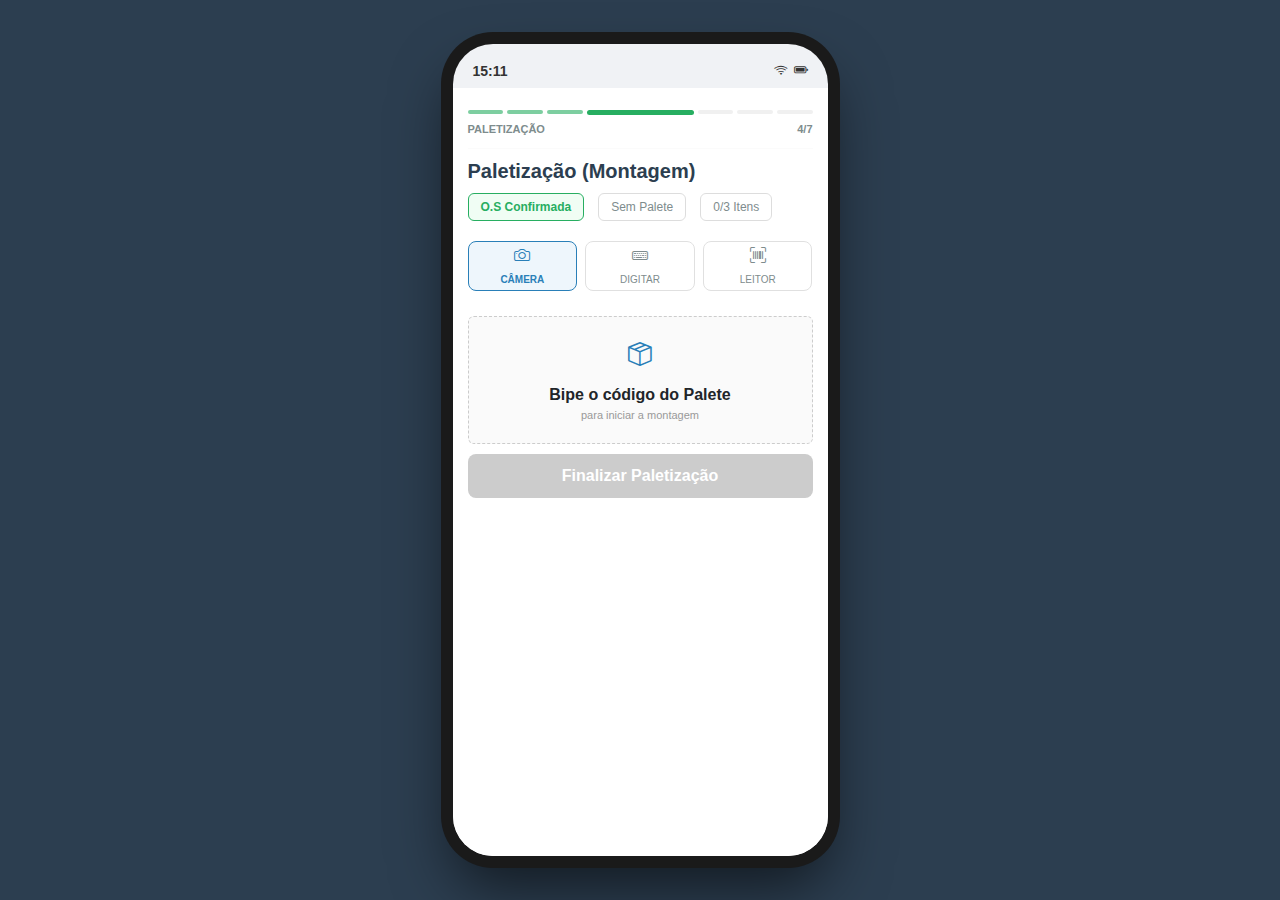
<file: IU4.html>
<!DOCTYPE html>
<html lang="pt-br">

<head>
    <meta charset="UTF-8">
    <meta name="viewport" content="width=device-width, initial-scale=1.0">
    <title>IU4 - Paletização (Mobile)</title>
    <link href="https://cdn.jsdelivr.net/npm/bootstrap@5.3.0/dist/css/bootstrap.min.css" rel="stylesheet">
    <link rel="stylesheet" href="https://cdn.jsdelivr.net/npm/bootstrap-icons@1.10.0/font/bootstrap-icons.css">
    <link rel="stylesheet" href="styles.css">
</head>

<body>
    <input type="text" id="scannerTrap" class="scanner-trap" autocomplete="off" inputmode="none">

    <div class="mobile-mockup">
        <div class="status-bar-mockup">
            <span id="clock-mockup">10:45</span>
            <div style="display: flex; gap: 6px;">
                <i class="bi bi-wifi"></i>
                <i class="bi bi-battery-full"></i>
            </div>
        </div>

        <div class="app-screen-content">
            <div class="work-card" id="tela-principal">
                <div class="segmented-progress-wrapper">
                    <div class="segments-container" id="segmentsContainer">
                    </div>
                    <div class="progress-info">
                        <span class="step-name-display" id="stepNameDisplay">Paletização</span>
                        <span class="step-counter" id="stepCounterDisplay">4/7</span>
                    </div>
                </div>

                <hr style="margin: 10px 0; border-top: 1px solid #eee;">

                <h4>Paletização (Montagem)</h4>

                <div style="margin: 10px 0 20px 0; display: flex; gap: 8px;">
                    <span class="status-pill check" id="pillOS">O.S Confirmada</span>
                    <span class="status-pill" id="pillPalete">Sem Palete</span>
                    <span class="status-pill" id="pillItens">0/3 Itens</span>
                </div>

                <div id="msgErro" class="msg-erro">
                    <i class="bi bi-exclamation-triangle-fill me-2"></i>
                    <span id="txtErro">Erro</span>
                </div>

                <div class="action-buttons-grid" id="opcoesEntrada">
                    <div class="btn-action-mode active" onclick="setOpMode('camera', this)">
                        <i class="bi bi-camera"></i>
                        <span>Câmera</span>
                    </div>
                    <div class="btn-action-mode" onclick="setOpMode('digitar', this)">
                        <i class="bi bi-keyboard"></i>
                        <span>Digitar</span>
                    </div>
                    <div class="btn-action-mode" onclick="setOpMode('leitor', this)">
                        <i class="bi bi-upc-scan"></i>
                        <span>Leitor</span>
                    </div>
                </div>

                <div id="areaSetupPalete" style="display: block;">
                    <div class="dashed-area"
                        style="min-height: 80px; padding: 20px; display: flex; flex-direction: column; align-items: center; justify-content: center; margin-top: 25px;">
                        <i class="bi bi-box-seam" style="font-size: 24px; color: var(--cor-secundaria);"></i>
                        <span style="margin-top: 10px; font-weight: 600;">Bipe o código do Palete</span>
                        <span style="font-size: 11px; color: #999;">para iniciar a montagem</span>
                    </div>
                </div>

                <div id="areaExecucao" style="display: none;">

                    <div class="palete-card">
                        <div class="palete-info">
                            <h5 id="lblPaleteId">PL-000</h5>
                            <span id="lblPaleteStatus">Em montagem...</span>
                        </div>
                        <button class="btn-small-action" onclick="fecharPalete()">
                            <i class="bi bi-check2-square"></i> Fechar
                        </button>
                    </div>

                    <div class="list-header">
                        <span class="label-passo" style="font-size: 12px; margin: 0; font-weight: 700;">ITENS PARA
                            PALETIZAR</span>
                    </div>

                    <div class="dashed-area" id="containerLista">
                        <div id="listaConteudo" style="width: 100%;">
                        </div>
                    </div>

                    <div
                        style="text-align: center; margin-top: 10px; color: #777; font-size: 12px; margin-bottom: 10px;">
                        <i class="bi bi-info-circle"></i> Bipe o item para associar ao palete
                    </div>
                </div>

                <button class="btn-green-block" id="btnFinalizar" onclick="finalizarProcesso()" disabled
                    style="margin-top: 10px;">
                    Finalizar Paletização
                </button>
            </div>

            <div id="tela-sucesso" class="work-card" style="display: none;">
                <div class="success-internal-container" style="display: flex;">
                    <div
                        style="width: 100px; height: 100px; background: var(--cor-principal); border-radius: 50%; display: flex; align-items: center; justify-content: center; margin-bottom: 25px; box-shadow: 0 4px 15px rgba(39, 174, 97, 0.3);">
                        <i class="bi bi-check-lg" style="font-size: 50px; color: white;"></i>
                    </div>

                    <h4 style="margin-bottom: 5px; font-size: 22px; color: #2c3e50;">Paletização OK!</h4>
                    <p style="font-size: 14px; color: var(--cor-off); margin-bottom: 25px;">
                        Todos os itens foram paletizados com sucesso e estão prontos para carga.
                    </p>

                    <div
                        style="background: var(--cor-bg-item); border: 1px solid var(--cor-borda); padding: 20px; width: 90%; max-width: 400px; border-radius: 12px; text-align: left; margin-bottom: 25px;">
                        <div style="display: flex; justify-content: space-between; margin-bottom: 10px;">
                            <span style="color: var(--cor-off); font-size: 14px;">Total Paletes</span>
                            <strong id="resumoPaletes" style="color: #333;">0</strong>
                        </div>
                        <div style="display: flex; justify-content: space-between; margin-bottom: 10px;">
                            <span style="color: var(--cor-off); font-size: 14px;">Total Itens</span>
                            <strong id="resumoItens" style="color: #333;">0</strong>
                        </div>
                        <div style="display: flex; justify-content: space-between;">
                            <span style="color: var(--cor-off); font-size: 14px;">Operador</span>
                            <strong style="color: var(--cor-principal);">JOÃO SILVA</strong>
                        </div>
                    </div>

                    <button class="btn-white-big" onclick="window.location.reload()">Próxima Etapa</button>
                </div>
            </div>
        </div>

        <div id="bottomSheet" class="bottom-sheet-overlay">
            <div class="bottom-sheet">
                <span style="font-size: 14px; font-weight: 700; color: #333; display: block; margin-bottom: 12px;">
                    Digite o código
                </span>
                <input type="text" id="bsInput" class="bs-input" autocomplete="off" placeholder="..."
                    style="font-size: 15px; text-transform: uppercase;">
                <button class="btn-green-block" onclick="confirmarDigitacao()" style="margin-top: 5px;">OK</button>
            </div>
        </div>
    </div>

    <script>
        // --- CONFIGURAÇÃO DE ÁUDIO ---
        const audioSuccess = new Audio("audio/beep.mp3");
        const audioError = new Audio("audio/erro.mp3");

        function playSound(type) {
            try {
                if (type === 'success') {
                    audioSuccess.currentTime = 0;
                    audioSuccess.play().catch(() => console.log('Autoplay blocked'));
                } else if (type === 'error') {
                    audioError.currentTime = 0;
                    audioError.play().catch(() => console.log('Autoplay blocked'));
                }
            } catch (e) {
                console.error("Erro ao tocar áudio", e);
            }
        }

        // --- DADOS MOCKADOS (IU4) ---
        // Lista de itens que vieram da etapa anterior (Conferência)
        const MOCK_ITENS = [
            { id: 'CB00305G10000002SOS', nome: 'Caixa Box', icon: 'bi-box-seam', status: 'pendente', palete: null },
            { id: 'CX0012000000011SOS', nome: 'Caixa 20kg', icon: 'bi-box-seam-fill', status: 'pendente', palete: null },
            { id: 'DC00120A0018854SOS', nome: 'Documentos', icon: 'bi-file-earmark-text', status: 'pendente', palete: null }
        ];

        // --- ESTADO GLOBAL ---
        let state = 'WAITING_PALETE'; // 'WAITING_PALETE', 'PALETE_ACTIVE', 'FINISHED'
        let activePaleteId = null;
        let paletesFechados = [];
        let modoDigitacaoAtivo = false;

        const etapas = [
            "Atribuição",
            "Separação",
            "Conferência",
            "Paletização",
            "Carga",
            "Transporte",
            "Entrega"
        ];

        // ELEMENTOS DOM
        const scannerTrap = document.getElementById('scannerTrap');
        const bottomSheet = document.getElementById('bottomSheet');
        const bsInput = document.getElementById('bsInput');

        // UI Zones
        const areaSetupPalete = document.getElementById('areaSetupPalete');
        const areaExecucao = document.getElementById('areaExecucao');
        const listaConteudo = document.getElementById('listaConteudo');
        const btnFinalizar = document.getElementById('btnFinalizar');

        // Pills & Labels
        const pillPalete = document.getElementById('pillPalete');
        const pillItens = document.getElementById('pillItens');
        const lblPaleteId = document.getElementById('lblPaleteId');
        const lblPaleteStatus = document.getElementById('lblPaleteStatus');

        // INICIALIZAÇÃO
        window.onload = () => {
            updateClockMockup();
            setInterval(updateClockMockup, 1000);
            renderProgress();
            renderListaItens();
            focarScanner();
        };

        function updateClockMockup() {
            const now = new Date();
            document.getElementById('clock-mockup').innerText =
                String(now.getHours()).padStart(2, '0') + ':' + String(now.getMinutes()).padStart(2, '0');
        }

        function renderProgress() {
            const container = document.getElementById('segmentsContainer');
            container.innerHTML = '';
            etapas.forEach((_, index) => {
                const seg = document.createElement('div');
                seg.classList.add('segment');
                if (index < 3) seg.classList.add('completed');
                else if (index === 3) seg.classList.add('active');
                container.appendChild(seg);
            });
        }

        // --- CAPTURA DE LEITURA (SCANNER TRAP) ---
        scannerTrap.addEventListener('keypress', (e) => {
            if (e.key === 'Enter') {
                const val = scannerTrap.value.trim().toUpperCase();
                scannerTrap.value = '';
                if (!val) return;
                processarLeitura(val);
            }
        });

        function focarScanner() {
            if (!modoDigitacaoAtivo && state !== 'FINISHED') {
                scannerTrap.focus();
            }
        }

        // --- LÓGICA PRINCIPAL ---
        function processarLeitura(codigo) {

            // 1. Lógica de Abrir Palete
            if (state === 'WAITING_PALETE') {
                abrirPalete(codigo);
                return;
            }

            // 2. Lógica de Inserir Item no Palete
            if (state === 'PALETE_ACTIVE') {
                adicionarItemAoPalete(codigo);
                return;
            }
        }

        function abrirPalete(codigo) {
            // Verifica se o código parece um palete (regra simples: > 3 chars e não é um item existente)
            const isItem = MOCK_ITENS.find(i => i.id === codigo);
            if (isItem) {
                mostrarErro("Nenhum palete ativo. Bipe um palete primeiro.");
                playSound('error');
                return;
            }

            if (codigo.length < 3) {
                mostrarErro("Código de palete inválido.");
                playSound('error');
                return;
            }

            // Ativa o palete
            activePaleteId = codigo;
            state = 'PALETE_ACTIVE';

            // Atualiza UI
            areaSetupPalete.style.display = 'none';
            areaExecucao.style.display = 'block';

            lblPaleteId.innerText = activePaleteId;
            lblPaleteStatus.innerText = "Em montagem (0 itens)";

            pillPalete.innerText = `Palete: ${activePaleteId}`;
            pillPalete.classList.add('active-p');

            playSound('success');
            renderListaItens();
        }

        function adicionarItemAoPalete(codigo) {
            const item = MOCK_ITENS.find(i => i.id === codigo);

            if (!item) {
                mostrarErro("Item não pertence à O.S.");
                playSound('error');
                return;
            }

            if (item.status === 'ok') {
                mostrarErro("Item já paletizado.");
                // Feedback visual no item específico
                destacarItemErro(codigo);
                playSound('error');
                return;
            }

            // Sucesso: associa item
            item.status = 'ok';
            item.palete = activePaleteId;

            playSound('success');
            renderListaItens();
            atualizarContadores();

            // Scroll para o item
            const row = document.getElementById(`row-${item.id}`);
            if (row) row.scrollIntoView({ behavior: "smooth", block: "center" });
        }

        function fecharPalete() {
            // Verifica se tem itens no palete atual
            const itensNestePalete = MOCK_ITENS.filter(i => i.palete === activePaleteId);

            if (itensNestePalete.length === 0) {
                mostrarErro("Palete vazio não pode ser fechado.");
                playSound('error');
                return;
            }

            // Adiciona aos fechados
            paletesFechados.push({
                id: activePaleteId,
                qtd: itensNestePalete.length
            });

            // Reseta estado para pedir novo palete ou finalizar
            activePaleteId = null;
            state = 'WAITING_PALETE';

            // UI Reset
            pillPalete.innerText = "Sem Palete";
            pillPalete.classList.remove('active-p');

            areaExecucao.style.display = 'none';
            areaSetupPalete.style.display = 'block';

            // Verifica se acabou tudo
            verificarConclusaoTotal();
        }

        function verificarConclusaoTotal() {
            const pendentes = MOCK_ITENS.filter(i => i.status === 'pendente');

            if (pendentes.length === 0) {
                // Tudo finalizado
                areaSetupPalete.style.display = 'none';
                areaExecucao.style.display = 'block'; // Mostra lista para conferência visual final
                document.querySelector('.palete-card').style.display = 'none'; // Esconde card de input
                document.querySelector('.dashed-area').style.marginTop = '15px';

                btnFinalizar.disabled = false;
                // Muda texto de instrução
                document.querySelector('#areaExecucao div i').parentNode.innerHTML = '<i class="bi bi-check-all"></i> Todos os itens foram paletizados.';
            } else {
                playSound('success'); // Som de confirmação do fechamento do palete
            }
        }

        function renderListaItens() {
            let html = '';

            // Ordenar: itens do palete atual primeiro, depois pendentes, depois concluídos em outros paletes
            const sortedItens = [...MOCK_ITENS].sort((a, b) => {
                if (a.palete === activePaleteId && b.palete !== activePaleteId) return -1;
                if (a.palete !== activePaleteId && b.palete === activePaleteId) return 1;
                return 0;
            });

            sortedItens.forEach(item => {
                const isChecked = item.status === 'ok';
                const isCurrentPalete = item.palete === activePaleteId;

                let rowClass = 'os-item';
                let iconStatus = 'bi-circle';
                let subtext = item.id;

                if (isChecked) {
                    rowClass += ' checked';
                    iconStatus = 'bi-check-circle-fill';
                    subtext = `Palete: ${item.palete}`;
                }

                // Se estivermos vendo lista global e o item for de OUTRO palete fechado, visual um pouco mais apagado
                const opacity = (isChecked && !isCurrentPalete && activePaleteId) ? '0.6' : '1';

                html += `
                <div class="${rowClass}" id="row-${item.id}" style="opacity: ${opacity}">
                    <div class="os-left">
                        <i class="bi ${item.icon} item-icon"></i>
                        <div class="os-caixa">
                            <span>${item.nome}</span>
                            <span class="os-subtext">${subtext}</span>
                        </div>
                    </div>
                    <i class="bi ${iconStatus} status-icon" id="icon-${item.id}"></i>
                </div>
                `;
            });

            listaConteudo.innerHTML = html;
            atualizarContadores();
        }

        function atualizarContadores() {
            const total = MOCK_ITENS.length;
            const conferidos = MOCK_ITENS.filter(i => i.status === 'ok').length;

            pillItens.innerText = `${conferidos}/${total} Itens`;

            if (activePaleteId) {
                const noPaleteAtual = MOCK_ITENS.filter(i => i.palete === activePaleteId).length;
                lblPaleteStatus.innerText = `Em montagem (${noPaleteAtual} itens)`;
            }
        }

        function finalizarProcesso() {
            state = 'FINISHED';

            // Troca de telas
            document.getElementById('tela-principal').style.display = 'none';
            document.getElementById('tela-sucesso').style.display = 'block';

            // Dados do resumo
            document.getElementById('resumoPaletes').innerText = paletesFechados.length;
            document.getElementById('resumoItens').innerText = MOCK_ITENS.length;

            playSound('success');

            // ⏱️ Aguarda 2 segundos e avança para IU5 (Carga)
            setTimeout(() => {
                window.location.href = 'iu5.html';
            }, 2000);
        }


        // --- UTILITÁRIOS UI ---
        function mostrarErro(msg) {
            const el = document.getElementById('msgErro');
            const txt = document.getElementById('txtErro');

            el.className = 'msg-erro erro-permissao';
            el.style.display = 'flex';
            txt.innerText = msg;

            setTimeout(() => { el.style.display = 'none'; }, 2500);
        }

        function destacarItemErro(id) {
            const el = document.getElementById(`row-${id}`);
            if (el) {
                el.classList.add('erro');
                setTimeout(() => el.classList.remove('erro'), 500);
            }
        }

        function setOpMode(mode, btn) {
            document.querySelectorAll('#opcoesEntrada .btn-action-mode').forEach(b => b.classList.remove('active'));
            if (btn) btn.classList.add('active');

            if (mode === 'digitar') {
                ativarInputManual();
            } else if (mode === 'camera') {
                alert("Módulo de câmera acionado");
                focarScanner();
            } else {
                focarScanner();
            }
        }

        function ativarInputManual() {
            if (state === 'FINISHED') return;
            modoDigitacaoAtivo = true;
            bottomSheet.style.display = 'flex';
            bsInput.value = '';

            let placeholder = "...";
            if (state === 'WAITING_PALETE') placeholder = "Digite cód. Palete...";
            if (state === 'PALETE_ACTIVE') placeholder = "Digite cód. Item...";

            bsInput.placeholder = placeholder;
            setTimeout(() => bsInput.focus(), 150);
        }

        function confirmarDigitacao() {
            const val = bsInput.value.trim().toUpperCase();
            if (!val) return;

            bottomSheet.style.display = 'none';
            modoDigitacaoAtivo = false;

            processarLeitura(val);
            focarScanner();
        }

        // EVENT LISTENERS
        bsInput.addEventListener('keypress', (e) => {
            if (e.key === 'Enter') confirmarDigitacao();
        });

        bottomSheet.addEventListener('click', (e) => {
            if (e.target === bottomSheet) {
                bottomSheet.style.display = 'none';
                modoDigitacaoAtivo = false;
                focarScanner();
            }
        });
    </script>
</body>

</html>
</file>
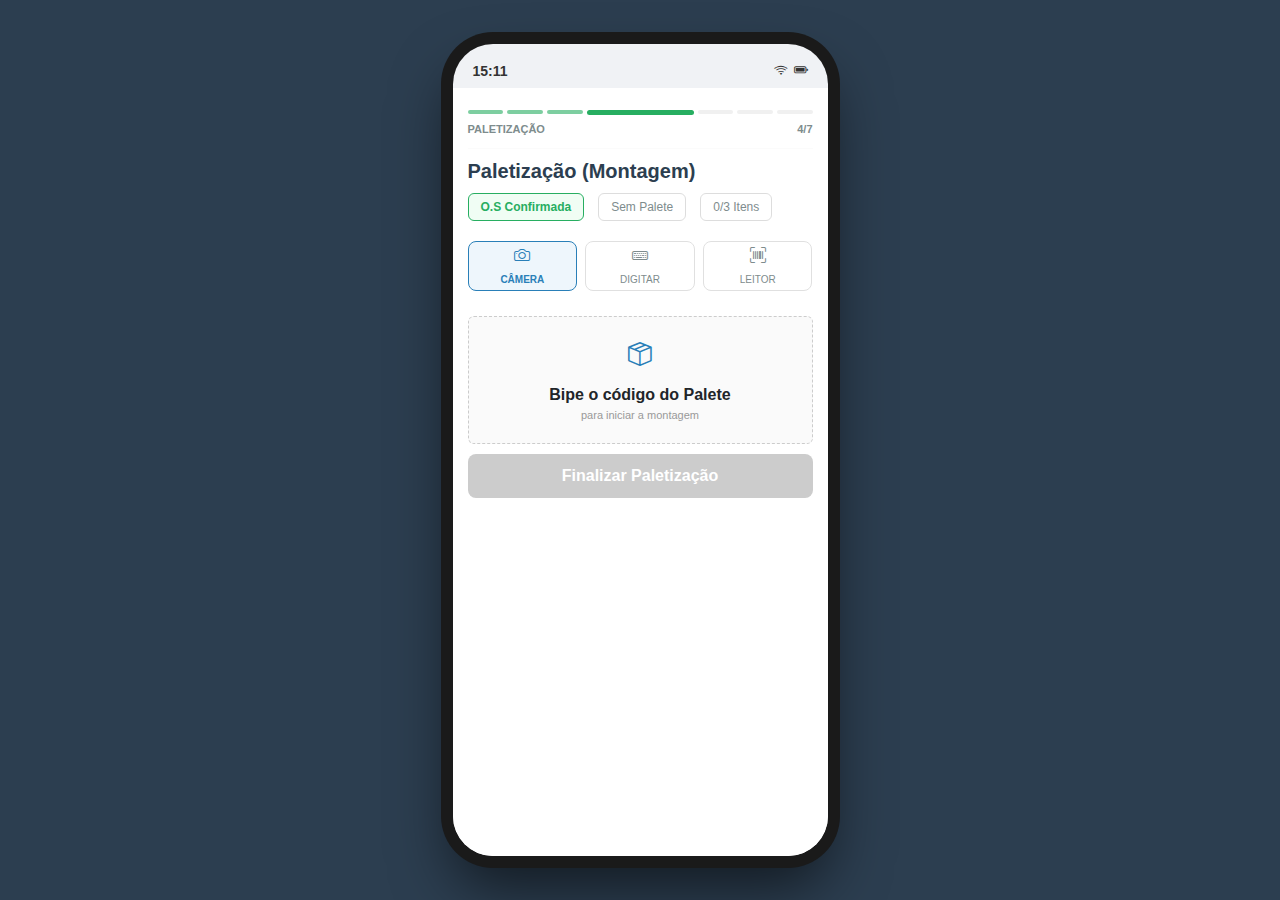
<file: iu4.html>
<!DOCTYPE html>
<html lang="pt-br">

<head>
    <meta charset="UTF-8">
    <meta name="viewport" content="width=device-width, initial-scale=1.0">
    <title>IU4 - Paletização (Mobile)</title>
    <link href="https://cdn.jsdelivr.net/npm/bootstrap@5.3.0/dist/css/bootstrap.min.css" rel="stylesheet">
    <link rel="stylesheet" href="https://cdn.jsdelivr.net/npm/bootstrap-icons@1.10.0/font/bootstrap-icons.css">
    <link rel="stylesheet" href="styles.css">
</head>

<body>
    <input type="text" id="scannerTrap" class="scanner-trap" autocomplete="off" inputmode="none">

    <div class="mobile-mockup">
        <div class="status-bar-mockup">
            <span id="clock-mockup">10:45</span>
            <div style="display: flex; gap: 6px;">
                <i class="bi bi-wifi"></i>
                <i class="bi bi-battery-full"></i>
            </div>
        </div>

        <div class="app-screen-content">
            <div class="work-card" id="tela-principal">
                <div class="segmented-progress-wrapper">
                    <div class="segments-container" id="segmentsContainer">
                    </div>
                    <div class="progress-info">
                        <span class="step-name-display" id="stepNameDisplay">Paletização</span>
                        <span class="step-counter" id="stepCounterDisplay">4/7</span>
                    </div>
                </div>

                <hr style="margin: 10px 0; border-top: 1px solid #eee;">

                <h4>Paletização (Montagem)</h4>

                <div style="margin: 10px 0 20px 0; display: flex; gap: 8px;">
                    <span class="status-pill check" id="pillOS">O.S Confirmada</span>
                    <span class="status-pill" id="pillPalete">Sem Palete</span>
                    <span class="status-pill" id="pillItens">0/3 Itens</span>
                </div>

                <div id="msgErro" class="msg-erro">
                    <i class="bi bi-exclamation-triangle-fill me-2"></i>
                    <span id="txtErro">Erro</span>
                </div>

                <div class="action-buttons-grid" id="opcoesEntrada">
                    <div class="btn-action-mode active" onclick="setOpMode('camera', this)">
                        <i class="bi bi-camera"></i>
                        <span>Câmera</span>
                    </div>
                    <div class="btn-action-mode" onclick="setOpMode('digitar', this)">
                        <i class="bi bi-keyboard"></i>
                        <span>Digitar</span>
                    </div>
                    <div class="btn-action-mode" onclick="setOpMode('leitor', this)">
                        <i class="bi bi-upc-scan"></i>
                        <span>Leitor</span>
                    </div>
                </div>

                <div id="areaSetupPalete" style="display: block;">
                    <div class="dashed-area"
                        style="min-height: 80px; padding: 20px; display: flex; flex-direction: column; align-items: center; justify-content: center; margin-top: 25px;">
                        <i class="bi bi-box-seam" style="font-size: 24px; color: var(--cor-secundaria);"></i>
                        <span style="margin-top: 10px; font-weight: 600;">Bipe o código do Palete</span>
                        <span style="font-size: 11px; color: #999;">para iniciar a montagem</span>
                    </div>
                </div>

                <div id="areaExecucao" style="display: none;">

                    <div class="palete-card">
                        <div class="palete-info">
                            <h5 id="lblPaleteId">PL-000</h5>
                            <span id="lblPaleteStatus">Em montagem...</span>
                        </div>
                        <button class="btn-small-action" onclick="fecharPalete()">
                            <i class="bi bi-check2-square"></i> Fechar
                        </button>
                    </div>

                    <div class="list-header">
                        <span class="label-passo" style="font-size: 12px; margin: 0; font-weight: 700;">ITENS PARA
                            PALETIZAR</span>
                    </div>

                    <div class="dashed-area" id="containerLista">
                        <div id="listaConteudo" style="width: 100%;">
                        </div>
                    </div>

                    <div
                        style="text-align: center; margin-top: 10px; color: #777; font-size: 12px; margin-bottom: 10px;">
                        <i class="bi bi-info-circle"></i> Bipe o item para associar ao palete
                    </div>
                </div>

                <button class="btn-green-block" id="btnFinalizar" onclick="finalizarProcesso()" disabled
                    style="margin-top: 10px;">
                    Finalizar Paletização
                </button>
            </div>

            <div id="tela-sucesso" class="work-card" style="display: none;">
                <div class="success-internal-container" style="display: flex;">
                    <div
                        style="width: 100px; height: 100px; background: var(--cor-principal); border-radius: 50%; display: flex; align-items: center; justify-content: center; margin-bottom: 25px; box-shadow: 0 4px 15px rgba(39, 174, 97, 0.3);">
                        <i class="bi bi-check-lg" style="font-size: 50px; color: white;"></i>
                    </div>

                    <h4 style="margin-bottom: 5px; font-size: 22px; color: #2c3e50;">Paletização OK!</h4>
                    <p style="font-size: 14px; color: var(--cor-off); margin-bottom: 25px;">
                        Todos os itens foram paletizados com sucesso e estão prontos para carga.
                    </p>

                    <div
                        style="background: var(--cor-bg-item); border: 1px solid var(--cor-borda); padding: 20px; width: 90%; max-width: 400px; border-radius: 12px; text-align: left; margin-bottom: 25px;">
                        <div style="display: flex; justify-content: space-between; margin-bottom: 10px;">
                            <span style="color: var(--cor-off); font-size: 14px;">Total Paletes</span>
                            <strong id="resumoPaletes" style="color: #333;">0</strong>
                        </div>
                        <div style="display: flex; justify-content: space-between; margin-bottom: 10px;">
                            <span style="color: var(--cor-off); font-size: 14px;">Total Itens</span>
                            <strong id="resumoItens" style="color: #333;">0</strong>
                        </div>
                        <div style="display: flex; justify-content: space-between;">
                            <span style="color: var(--cor-off); font-size: 14px;">Operador</span>
                            <strong style="color: var(--cor-principal);">JOÃO SILVA</strong>
                        </div>
                    </div>

                    <button class="btn-white-big" onclick="window.location.reload()">Próxima Etapa</button>
                </div>
            </div>
        </div>

        <div id="bottomSheet" class="bottom-sheet-overlay">
            <div class="bottom-sheet">
                <span style="font-size: 14px; font-weight: 700; color: #333; display: block; margin-bottom: 12px;">
                    Digite o código
                </span>
                <input type="text" id="bsInput" class="bs-input" autocomplete="off" placeholder="..."
                    style="font-size: 15px; text-transform: uppercase;">
                <button class="btn-green-block" onclick="confirmarDigitacao()" style="margin-top: 5px;">OK</button>
            </div>
        </div>
    </div>

    <script>
        // --- CONFIGURAÇÃO DE ÁUDIO ---
        const audioSuccess = new Audio("audio/beep.mp3");
        const audioError = new Audio("audio/erro.mp3");

        function playSound(type) {
            try {
                if (type === 'success') {
                    audioSuccess.currentTime = 0;
                    audioSuccess.play().catch(() => console.log('Autoplay blocked'));
                } else if (type === 'error') {
                    audioError.currentTime = 0;
                    audioError.play().catch(() => console.log('Autoplay blocked'));
                }
            } catch (e) {
                console.error("Erro ao tocar áudio", e);
            }
        }

        // --- DADOS MOCKADOS (IU4) ---
        // Lista de itens que vieram da etapa anterior (Conferência)
        const MOCK_ITENS = [
            { id: 'CB00305G10000002SOS', nome: 'Caixa Box', icon: 'bi-box-seam', status: 'pendente', palete: null },
            { id: 'CX0012000000011SOS', nome: 'Caixa 20kg', icon: 'bi-box-seam-fill', status: 'pendente', palete: null },
            { id: 'DC00120A0018854SOS', nome: 'Documentos', icon: 'bi-file-earmark-text', status: 'pendente', palete: null }
        ];

        // --- ESTADO GLOBAL ---
        let state = 'WAITING_PALETE'; // 'WAITING_PALETE', 'PALETE_ACTIVE', 'FINISHED'
        let activePaleteId = null;
        let paletesFechados = [];
        let modoDigitacaoAtivo = false;

        const etapas = [
            "Atribuição",
            "Separação",
            "Conferência",
            "Paletização",
            "Carga",
            "Transporte",
            "Entrega"
        ];

        // ELEMENTOS DOM
        const scannerTrap = document.getElementById('scannerTrap');
        const bottomSheet = document.getElementById('bottomSheet');
        const bsInput = document.getElementById('bsInput');

        // UI Zones
        const areaSetupPalete = document.getElementById('areaSetupPalete');
        const areaExecucao = document.getElementById('areaExecucao');
        const listaConteudo = document.getElementById('listaConteudo');
        const btnFinalizar = document.getElementById('btnFinalizar');

        // Pills & Labels
        const pillPalete = document.getElementById('pillPalete');
        const pillItens = document.getElementById('pillItens');
        const lblPaleteId = document.getElementById('lblPaleteId');
        const lblPaleteStatus = document.getElementById('lblPaleteStatus');

        // INICIALIZAÇÃO
        window.onload = () => {
            updateClockMockup();
            setInterval(updateClockMockup, 1000);
            renderProgress();
            renderListaItens();
            focarScanner();
        };

        function updateClockMockup() {
            const now = new Date();
            document.getElementById('clock-mockup').innerText =
                String(now.getHours()).padStart(2, '0') + ':' + String(now.getMinutes()).padStart(2, '0');
        }

        function renderProgress() {
            const container = document.getElementById('segmentsContainer');
            container.innerHTML = '';
            etapas.forEach((_, index) => {
                const seg = document.createElement('div');
                seg.classList.add('segment');
                if (index < 3) seg.classList.add('completed');
                else if (index === 3) seg.classList.add('active');
                container.appendChild(seg);
            });
        }

        // --- CAPTURA DE LEITURA (SCANNER TRAP) ---
        scannerTrap.addEventListener('keypress', (e) => {
            if (e.key === 'Enter') {
                const val = scannerTrap.value.trim().toUpperCase();
                scannerTrap.value = '';
                if (!val) return;
                processarLeitura(val);
            }
        });

        function focarScanner() {
            if (!modoDigitacaoAtivo && state !== 'FINISHED') {
                scannerTrap.focus();
            }
        }

        // --- LÓGICA PRINCIPAL ---
        function processarLeitura(codigo) {

            // 1. Lógica de Abrir Palete
            if (state === 'WAITING_PALETE') {
                abrirPalete(codigo);
                return;
            }

            // 2. Lógica de Inserir Item no Palete
            if (state === 'PALETE_ACTIVE') {
                adicionarItemAoPalete(codigo);
                return;
            }
        }

        function abrirPalete(codigo) {
            // Verifica se o código parece um palete (regra simples: > 3 chars e não é um item existente)
            const isItem = MOCK_ITENS.find(i => i.id === codigo);
            if (isItem) {
                mostrarErro("Nenhum palete ativo. Bipe um palete primeiro.");
                playSound('error');
                return;
            }

            if (codigo.length < 3) {
                mostrarErro("Código de palete inválido.");
                playSound('error');
                return;
            }

            // Ativa o palete
            activePaleteId = codigo;
            state = 'PALETE_ACTIVE';

            // Atualiza UI
            areaSetupPalete.style.display = 'none';
            areaExecucao.style.display = 'block';

            lblPaleteId.innerText = activePaleteId;
            lblPaleteStatus.innerText = "Em montagem (0 itens)";

            pillPalete.innerText = `Palete: ${activePaleteId}`;
            pillPalete.classList.add('active-p');

            playSound('success');
            renderListaItens();
        }

        function adicionarItemAoPalete(codigo) {
            const item = MOCK_ITENS.find(i => i.id === codigo);

            if (!item) {
                mostrarErro("Item não pertence à O.S.");
                playSound('error');
                return;
            }

            if (item.status === 'ok') {
                mostrarErro("Item já paletizado.");
                // Feedback visual no item específico
                destacarItemErro(codigo);
                playSound('error');
                return;
            }

            // Sucesso: associa item
            item.status = 'ok';
            item.palete = activePaleteId;

            playSound('success');
            renderListaItens();
            atualizarContadores();

            // Scroll para o item
            const row = document.getElementById(`row-${item.id}`);
            if (row) row.scrollIntoView({ behavior: "smooth", block: "center" });
        }

        function fecharPalete() {
            // Verifica se tem itens no palete atual
            const itensNestePalete = MOCK_ITENS.filter(i => i.palete === activePaleteId);

            if (itensNestePalete.length === 0) {
                mostrarErro("Palete vazio não pode ser fechado.");
                playSound('error');
                return;
            }

            // Adiciona aos fechados
            paletesFechados.push({
                id: activePaleteId,
                qtd: itensNestePalete.length
            });

            // Reseta estado para pedir novo palete ou finalizar
            activePaleteId = null;
            state = 'WAITING_PALETE';

            // UI Reset
            pillPalete.innerText = "Sem Palete";
            pillPalete.classList.remove('active-p');

            areaExecucao.style.display = 'none';
            areaSetupPalete.style.display = 'block';

            // Verifica se acabou tudo
            verificarConclusaoTotal();
        }

        function verificarConclusaoTotal() {
            const pendentes = MOCK_ITENS.filter(i => i.status === 'pendente');

            if (pendentes.length === 0) {
                // Tudo finalizado
                areaSetupPalete.style.display = 'none';
                areaExecucao.style.display = 'block'; // Mostra lista para conferência visual final
                document.querySelector('.palete-card').style.display = 'none'; // Esconde card de input
                document.querySelector('.dashed-area').style.marginTop = '15px';

                btnFinalizar.disabled = false;
                // Muda texto de instrução
                document.querySelector('#areaExecucao div i').parentNode.innerHTML = '<i class="bi bi-check-all"></i> Todos os itens foram paletizados.';
            } else {
                playSound('success'); // Som de confirmação do fechamento do palete
            }
        }

        function renderListaItens() {
            let html = '';

            // Ordenar: itens do palete atual primeiro, depois pendentes, depois concluídos em outros paletes
            const sortedItens = [...MOCK_ITENS].sort((a, b) => {
                if (a.palete === activePaleteId && b.palete !== activePaleteId) return -1;
                if (a.palete !== activePaleteId && b.palete === activePaleteId) return 1;
                return 0;
            });

            sortedItens.forEach(item => {
                const isChecked = item.status === 'ok';
                const isCurrentPalete = item.palete === activePaleteId;

                let rowClass = 'os-item';
                let iconStatus = 'bi-circle';
                let subtext = item.id;

                if (isChecked) {
                    rowClass += ' checked';
                    iconStatus = 'bi-check-circle-fill';
                    subtext = `Palete: ${item.palete}`;
                }

                // Se estivermos vendo lista global e o item for de OUTRO palete fechado, visual um pouco mais apagado
                const opacity = (isChecked && !isCurrentPalete && activePaleteId) ? '0.6' : '1';

                html += `
                <div class="${rowClass}" id="row-${item.id}" style="opacity: ${opacity}">
                    <div class="os-left">
                        <i class="bi ${item.icon} item-icon"></i>
                        <div class="os-caixa">
                            <span>${item.nome}</span>
                            <span class="os-subtext">${subtext}</span>
                        </div>
                    </div>
                    <i class="bi ${iconStatus} status-icon" id="icon-${item.id}"></i>
                </div>
                `;
            });

            listaConteudo.innerHTML = html;
            atualizarContadores();
        }

        function atualizarContadores() {
            const total = MOCK_ITENS.length;
            const conferidos = MOCK_ITENS.filter(i => i.status === 'ok').length;

            pillItens.innerText = `${conferidos}/${total} Itens`;

            if (activePaleteId) {
                const noPaleteAtual = MOCK_ITENS.filter(i => i.palete === activePaleteId).length;
                lblPaleteStatus.innerText = `Em montagem (${noPaleteAtual} itens)`;
            }
        }

        function finalizarProcesso() {
            state = 'FINISHED';

            // Troca de telas
            document.getElementById('tela-principal').style.display = 'none';
            document.getElementById('tela-sucesso').style.display = 'block';

            // Dados do resumo
            document.getElementById('resumoPaletes').innerText = paletesFechados.length;
            document.getElementById('resumoItens').innerText = MOCK_ITENS.length;

            playSound('success');

            // ⏱️ Aguarda 2 segundos e avança para IU5 (Carga)
            setTimeout(() => {
                window.location.href = 'iu5.html';
            }, 2000);
        }


        // --- UTILITÁRIOS UI ---
        function mostrarErro(msg) {
            const el = document.getElementById('msgErro');
            const txt = document.getElementById('txtErro');

            el.className = 'msg-erro erro-permissao';
            el.style.display = 'flex';
            txt.innerText = msg;

            setTimeout(() => { el.style.display = 'none'; }, 2500);
        }

        function destacarItemErro(id) {
            const el = document.getElementById(`row-${id}`);
            if (el) {
                el.classList.add('erro');
                setTimeout(() => el.classList.remove('erro'), 500);
            }
        }

        function setOpMode(mode, btn) {
            document.querySelectorAll('#opcoesEntrada .btn-action-mode').forEach(b => b.classList.remove('active'));
            if (btn) btn.classList.add('active');

            if (mode === 'digitar') {
                ativarInputManual();
            } else if (mode === 'camera') {
                alert("Módulo de câmera acionado");
                focarScanner();
            } else {
                focarScanner();
            }
        }

        function ativarInputManual() {
            if (state === 'FINISHED') return;
            modoDigitacaoAtivo = true;
            bottomSheet.style.display = 'flex';
            bsInput.value = '';

            let placeholder = "...";
            if (state === 'WAITING_PALETE') placeholder = "Digite cód. Palete...";
            if (state === 'PALETE_ACTIVE') placeholder = "Digite cód. Item...";

            bsInput.placeholder = placeholder;
            setTimeout(() => bsInput.focus(), 150);
        }

        function confirmarDigitacao() {
            const val = bsInput.value.trim().toUpperCase();
            if (!val) return;

            bottomSheet.style.display = 'none';
            modoDigitacaoAtivo = false;

            processarLeitura(val);
            focarScanner();
        }

        // EVENT LISTENERS
        bsInput.addEventListener('keypress', (e) => {
            if (e.key === 'Enter') confirmarDigitacao();
        });

        bottomSheet.addEventListener('click', (e) => {
            if (e.target === bottomSheet) {
                bottomSheet.style.display = 'none';
                modoDigitacaoAtivo = false;
                focarScanner();
            }
        });
    </script>
</body>

</html>
</file>
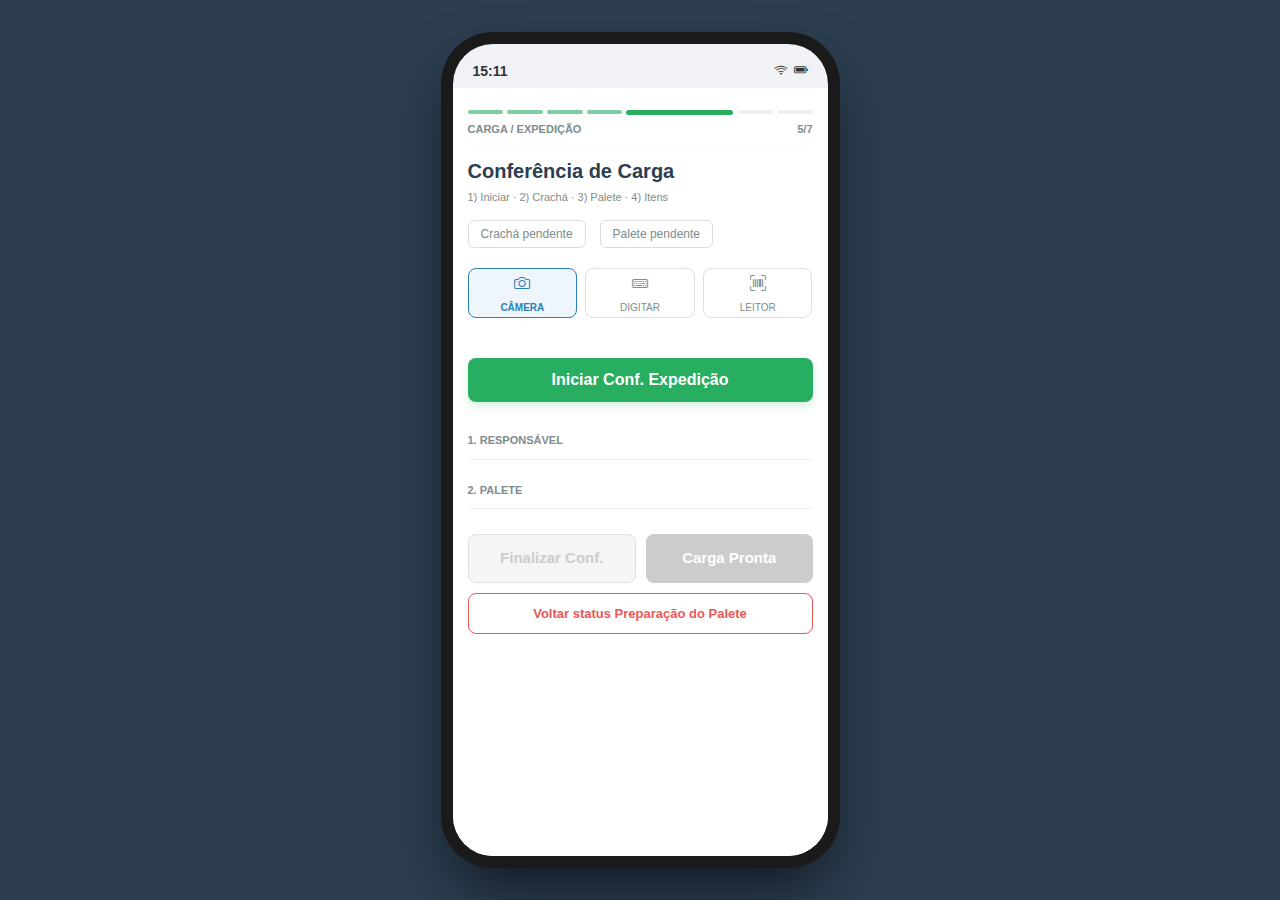
<file: IU5.html>
<!DOCTYPE html>
<html lang="pt-br">

<head>
    <meta charset="UTF-8">
    <meta name="viewport" content="width=device-width, initial-scale=1.0">
    <title>IU5 - Conferência de Carga (Expedição)</title>
    <link href="https://cdn.jsdelivr.net/npm/bootstrap@5.3.0/dist/css/bootstrap.min.css" rel="stylesheet">
    <link rel="stylesheet" href="https://cdn.jsdelivr.net/npm/bootstrap-icons@1.10.0/font/bootstrap-icons.css">
    <link rel="stylesheet" href="styles.css">
    <style>
        /* A única regra que NÃO tem no styles.css é esta. 
           O resto pode apagar tudo. */
        .step-label {
            font-size: 11px;
            color: var(--cor-off);
            font-weight: 700;
            margin-bottom: 0;
            display: flex;
            align-items: center;
            justify-content: space-between;
            text-transform: uppercase;
            padding: 10px 0;
            border-bottom: 1px solid #f0f0f0;
        }
    </style>
</head>

<body>
    <input type="text" id="scannerTrap" class="scanner-trap" autocomplete="off" inputmode="none">

    <div class="mobile-mockup">
        <div class="status-bar-mockup">
            <span id="clock-mockup">11:05</span>
            <div style="display: flex; gap: 6px;">
                <i class="bi bi-wifi"></i>
                <i class="bi bi-battery-full"></i>
            </div>
        </div>

        <div class="app-screen-content">
            <div class="work-card" id="tela-principal">

                <div class="segmented-progress-wrapper">
                    <div class="segments-container" id="segmentsContainer">
                    </div>
                    <div class="progress-info">
                        <span class="step-name-display">Carga / Expedição</span>
                        <span class="step-counter">5/7</span>
                    </div>
                </div>

                <hr style="margin: 10px 0; border-top: 1px solid #eee;">

                <h4>Conferência de Carga</h4>
                <div style="font-size: 11px; color: var(--cor-off); margin-bottom: 15px;">
                    1) Iniciar · 2) Crachá · 3) Palete · 4) Itens
                </div>

                <div style="margin: 10px 0 20px 0; display: flex; gap: 8px; flex-wrap: wrap;">
                    <span class="status-pill" id="pillCracha">Crachá pendente</span>
                    <span class="status-pill" id="pillPalete">Palete pendente</span>
                    <span class="status-pill" id="pillItens" style="display:none;">0/0 Itens</span>
                </div>

                <div id="msgErro" class="msg-erro">
                    <i class="bi bi-exclamation-triangle-fill me-2"></i>
                    <span id="txtErro">Erro</span>
                </div>

                <div class="action-buttons-grid" id="opcoesEntrada">
                    <div class="btn-action-mode active" onclick="setOpMode('camera', this)">
                        <i class="bi bi-camera"></i>
                        <span>Câmera</span>
                    </div>
                    <div class="btn-action-mode" onclick="setOpMode('digitar', this)">
                        <i class="bi bi-keyboard"></i>
                        <span>Digitar</span>
                    </div>
                    <div class="btn-action-mode" onclick="setOpMode('leitor', this)">
                        <i class="bi bi-upc-scan"></i>
                        <span>Leitor</span>
                    </div>
                </div>

                <div id="step-start">
                    <button class="btn-green-block" id="btn-iu5-start" onclick="avancarEtapa('CRACHA')">
                        Iniciar Conf. Expedição
                    </button>
                </div>

                <div id="main-flow-container" style="margin-top: 20px;">

                    <div style="margin-bottom: 12px; position: relative;">
                        <div id="lblResp" class="step-label">
                            1. Responsável
                        </div>
                    </div>

                    <div style="margin-bottom: 12px; position: relative;">
                        <div id="lblPalete" class="step-label">
                            2. Palete
                        </div>
                    </div>

                    <div id="area-items" style="display: none;">
                        <div
                            style="display: flex; justify-content: space-between; align-items: flex-end; margin-bottom: 5px; margin-top: 20px;">
                            <div style="font-size: 11px; font-weight: 700; color: #555; margin:0;">CAIXAS NO PALETE
                            </div>
                            <span class="step-name-display" style="color:var(--cor-secundaria);"
                                id="iu5-box-count">0/0</span>
                        </div>

                        <div class="dashed-area" id="iu5-box-queue"
                            style="min-height: 100px; max-height: 200px; overflow-y: auto;">
                            <div
                                style="text-align: center; color: #999; font-size: 12px; margin-top: 30px; display: flex; flex-direction: column; align-items: center; gap: 8px;">
                                <i class="bi bi-upc-scan" style="font-size:24px;"></i>
                                <span>Aguardando leitura do palete...</span>
                            </div>
                        </div>
                    </div>

                </div>

                <div id="final-actions" style="margin-top: 25px; display: none; gap: 10px; display: flex;">
                    <button class="btn-white-big" id="btn-finalizar-conf" onclick="finalizarConferencia()" disabled
                        style="flex: 1; margin: 0;">
                        Finalizar Conf.
                    </button>
                    <button class="btn-green-block" id="btn-carga-pronta" onclick="finalizarConferencia()" disabled
                        style="flex: 1; margin: 0; padding: 12px; font-size: 15px;">
                        Carga Pronta
                    </button>
                </div>

                <button class="btn-outline-red" id="btn-voltar-status" disabled
                    onclick="alert('Funcionalidade de estorno')">
                    Voltar status Preparação do Palete
                </button>

            </div>

            <div id="tela-sucesso" class="work-card" style="display: none;">
                <div class="success-internal-container"
                    style="display: flex; flex-direction: column; justify-content: center; align-items: center; text-align: center; padding-top: 40px;">
                    <div
                        style="width: 100px; height: 100px; background: var(--cor-principal); border-radius: 50%; display: flex; align-items: center; justify-content: center; margin-bottom: 25px; box-shadow: 0 4px 15px rgba(39, 174, 97, 0.3);">
                        <i class="bi bi-check-lg" style="font-size: 50px; color: white;"></i>
                    </div>

                    <h4 style="margin-bottom: 5px; color: #2c3e50;">Expedição Liberada!</h4>
                    <p style="font-size: 14px; color: var(--cor-off); margin-bottom: 25px;">
                        Palete conferido e liberado para transporte.
                    </p>

                    <div
                        style="background: var(--cor-bg-item); border: 1px solid var(--cor-borda); padding: 20px; width: 90%; max-width: 400px; border-radius: 12px; text-align: left; margin-bottom: 25px;">
                        <div style="display: flex; justify-content: space-between; margin-bottom: 10px;">
                            <span style="color: var(--cor-off); font-size: 14px;">Palete</span>
                            <strong id="resumoPalete" style="color: #333;">-</strong>
                        </div>
                        <div style="display: flex; justify-content: space-between; margin-bottom: 10px;">
                            <span style="color: var(--cor-off); font-size: 14px;">Itens</span>
                            <strong id="resumoItens" style="color: #333;">-</strong>
                        </div>
                        <div style="display: flex; justify-content: space-between;">
                            <span style="color: var(--cor-off); font-size: 14px;">Responsável</span>
                            <strong id="resumoResp" style="color: var(--cor-principal);">JOÃO SILVA</strong>
                        </div>
                    </div>

                    <button class="btn-white-big" onclick="window.location.reload()">Próximo Palete</button>
                </div>
            </div>

        </div>

        <div id="bottomSheet" class="bottom-sheet-overlay">
            <div class="bottom-sheet">
                <span style="font-size: 14px; font-weight: 700; color: #333; display: block; margin-bottom: 12px;">
                    Digite o código
                </span>
                <input type="text" id="bsInput" class="bs-input" autocomplete="off" placeholder="..."
                    style="font-size: 15px; text-transform: uppercase;">
                <button class="btn-green-block" onclick="confirmarDigitacao()" style="margin-top: 5px;">OK</button>
            </div>
        </div>
    </div>

    <script>
        // --- AUDIO ---
        const audioSuccess = new Audio("audio/beep.mp3");
        const audioError = new Audio("audio/erro.mp3");
        function playSound(type) {
            try {
                if (type === 'success') {
                    audioSuccess.currentTime = 0;
                    audioSuccess.play().catch(() => console.log('Autoplay blocked'));
                } else if (type === 'error') {
                    audioError.currentTime = 0;
                    audioError.play().catch(() => console.log('Autoplay blocked'));
                }
            } catch (e) {
                console.error("Erro ao tocar áudio", e);
            }
        }

        // --- ESTADO ---
        const STEPS = {
            IDLE: 0,
            WAITING_CRACHA: 1,
            WAITING_PALETE: 2,
            FINISHED: 3
        };
        let currentStep = STEPS.IDLE;
        let modoDigitacaoAtivo = false;
        let responsavelLido = "";

        // Mock Data
        const MOCK_PALETE_ITENS = [
            { id: 'CX-99201', desc: 'Caixa Mista A' },
            { id: 'CX-99202', desc: 'Caixa Eletrônicos' },
            { id: 'CX-99203', desc: 'Kit Promocional' },
            { id: 'CX-99204', desc: 'Peças Soltas' }
        ];

        // ELEMENTOS DOM
        const scannerTrap = document.getElementById('scannerTrap');
        const bottomSheet = document.getElementById('bottomSheet');
        const bsInput = document.getElementById('bsInput');
        const pillCracha = document.getElementById('pillCracha');
        const pillPalete = document.getElementById('pillPalete');
        const pillItens = document.getElementById('pillItens');

        // --- INIT ---
        window.onload = () => {
            renderProgress();
            updateClock();
            setInterval(updateClock, 1000);
            focarScanner();
        };

        function updateClock() {
            const now = new Date();
            document.getElementById('clock-mockup').innerText =
                String(now.getHours()).padStart(2, '0') + ':' + String(now.getMinutes()).padStart(2, '0');
        }

        function renderProgress() {
            const container = document.getElementById('segmentsContainer');
            const etapas = 7; // agora são 7 etapas
            container.innerHTML = '';
            for (let i = 0; i < etapas; i++) {
                const seg = document.createElement('div');
                seg.classList.add('segment');
                if (i < 4) seg.classList.add('completed'); // etapas já concluídas
                else if (i === 4) seg.classList.add('active'); // etapa atual
                container.appendChild(seg);
            }
        }


        function focarScanner() {
            if (!modoDigitacaoAtivo && currentStep !== STEPS.FINISHED) {
                scannerTrap.focus();
            }
        }

        // --- FLUXO LÓGICO ---
        function avancarEtapa(target) {
            if (target === 'CRACHA') {
                currentStep = STEPS.WAITING_CRACHA;
                document.getElementById('btn-iu5-start').style.display = 'none';
                document.getElementById('final-actions').style.display = 'flex';
                focarScanner();
            }
        }

        // --- PROCESSAMENTO DE LEITURA ---
        scannerTrap.addEventListener('keypress', (e) => {
            if (e.key === 'Enter') {
                const val = scannerTrap.value.trim().toUpperCase();
                scannerTrap.value = '';
                if (val) processarInput(val);
            }
        });

        function processarInput(codigo) {
            if (currentStep === STEPS.WAITING_CRACHA) {
                responsavelLido = codigo;

                // --- SUBSTITUIÇÃO HTML QUE MANTÉM A CLASSE .step-label ---
                const lblResp = document.getElementById('lblResp');

                // O layout flexbox da classe .step-label cuidará do espaçamento (texto esquerda, ícone direita)
                lblResp.innerHTML =
                    `1. RESPONSÁVEL: <span style="color:var(--cor-secundaria)">${codigo}</span> 
                     <i class="bi bi-check-circle-fill" style="color: var(--cor-principal);"></i>`;

                // Adiciona borda colorida para indicar sucesso/ativo
                lblResp.style.borderBottomColor = 'var(--cor-principal)';
                lblResp.style.borderBottomWidth = '2px';
                lblResp.style.opacity = '1';

                // Atualiza pill
                pillCracha.classList.add('check');
                pillCracha.innerText = "Crachá OK";

                // Avança para Palete
                currentStep = STEPS.WAITING_PALETE;

                document.getElementById('area-items').style.display = 'block';
                playSound('success');

            } else if (currentStep === STEPS.WAITING_PALETE) {
                if (codigo.length < 3) {
                    mostrarErro("Código de palete inválido");
                    return;
                }

                // --- SUBSTITUIÇÃO HTML PALETE ---
                const lblPalete = document.getElementById('lblPalete');

                lblPalete.innerHTML =
                    `2. PALETE: <span style="color:var(--cor-secundaria)">${codigo}</span> 
                     <i class="bi bi-check-circle-fill" style="color: var(--cor-principal);"></i>`;

                lblPalete.style.borderBottomColor = 'var(--cor-principal)';
                lblPalete.style.borderBottomWidth = '2px';
                lblPalete.style.opacity = '1';

                // Atualiza pill e itens
                pillPalete.classList.add('check');
                pillPalete.innerText = "Palete OK";

                pillItens.style.display = 'inline-block';
                pillItens.classList.add('check');
                pillItens.innerText = `${MOCK_PALETE_ITENS.length}/${MOCK_PALETE_ITENS.length} Itens`;

                carregarItens(codigo);

                document.getElementById('btn-finalizar-conf').disabled = false;
                document.getElementById('btn-carga-pronta').disabled = false;
                document.getElementById('btn-voltar-status').disabled = false;

                document.getElementById('resumoPalete').innerText = codigo;
                document.getElementById('resumoItens').innerText = MOCK_PALETE_ITENS.length;

                playSound('success');
            }
        }

        function carregarItens(paleteId) {
            const queue = document.getElementById('iu5-box-queue');
            const counter = document.getElementById('iu5-box-count');

            queue.innerHTML = '';

            MOCK_PALETE_ITENS.forEach((item, index) => {
                setTimeout(() => {
                    const div = document.createElement('div');
                    div.style.background = '#fff';
                    div.style.border = '1px solid #e0e0e0';
                    div.style.borderRadius = '8px';
                    div.style.padding = '8px 12px';
                    div.style.marginBottom = '6px';
                    div.style.display = 'flex';
                    div.style.justifyContent = 'space-between';
                    div.style.alignItems = 'center';
                    div.style.fontSize = '13px';
                    div.style.animation = 'fadeIn 0.3s';

                    div.innerHTML = `
                        <div style="display:flex; gap:10px; align-items:center;">
                            <i class="bi bi-box-seam" style="color:var(--cor-secundaria)"></i>
                            <div>
                                <strong>${item.id}</strong>
                                <div style="font-size:10px; color:#999;">${item.desc}</div>
                            </div>
                        </div>
                        <i class="bi bi-check2" style="color:var(--cor-principal);"></i>
                    `;
                    queue.appendChild(div);
                    queue.scrollTop = queue.scrollHeight;
                }, index * 200);
            });

            counter.innerText = `${MOCK_PALETE_ITENS.length}/${MOCK_PALETE_ITENS.length}`;
        }

        function finalizarConferencia() {

            // Marca estado como finalizado
            currentStep = STEPS.FINISHED;

            // Troca de telas
            document.getElementById('tela-principal').style.display = 'none';
            document.getElementById('tela-sucesso').style.display = 'block';

            // Atualiza resumo
            document.getElementById('resumoResp').innerText = responsavelLido;

            playSound('success');
            console.log("Conferência de carga finalizada com sucesso");

            // ⏱️ Aguarda 2 segundos e avança para IU6 (Transporte / Rota)
            setTimeout(() => {
                window.location.href = 'iu6.html';
            }, 2000);
        }


        // --- UTILITÁRIOS UI ---
        function mostrarErro(msg) {
            const el = document.getElementById('msgErro');
            const txt = document.getElementById('txtErro');

            el.className = 'msg-erro erro-permissao';
            el.style.display = 'flex';
            txt.innerText = msg;

            setTimeout(() => { el.style.display = 'none'; }, 2500);
            playSound('error');
        }

        // --- INPUT MANUAL ---
        function setOpMode(mode, btn) {
            // Se ainda não iniciou a conferência, ignora tudo
            if (currentStep === STEPS.IDLE) {
                focarScanner();
                return;
            }

            // Remove estado ativo de todos
            document.querySelectorAll('.btn-action-mode')
                .forEach(b => b.classList.remove('active'));

            // Ativa o botão clicado
            if (btn) btn.classList.add('active');

            // Modo DIGITAR
            if (mode === 'digitar') {
                modoDigitacaoAtivo = true;

                const bs = document.getElementById('bottomSheet');
                const inp = document.getElementById('bsInput');

                bs.style.display = 'flex';

                if (currentStep === STEPS.WAITING_CRACHA) {
                    inp.placeholder = "Digite Crachá...";
                } else if (currentStep === STEPS.WAITING_PALETE) {
                    inp.placeholder = "Digite Palete...";
                } else {
                    inp.placeholder = "...";
                }

                setTimeout(() => inp.focus(), 150);

            } else {
                // Camera ou Leitor
                modoDigitacaoAtivo = false;
                focarScanner();
            }
        }


        function confirmarDigitacao() {
            const val = document.getElementById('bsInput').value.trim().toUpperCase();
            if (val) {
                document.getElementById('bottomSheet').style.display = 'none';
                modoDigitacaoAtivo = false;
                processarInput(val);
            }
        }

        document.getElementById('bottomSheet').addEventListener('click', (e) => {
            if (e.target.id === 'bottomSheet') {
                e.target.style.display = 'none';
                modoDigitacaoAtivo = false;
                focarScanner();
            }
        });
    </script>
</body>

</html>
</file>
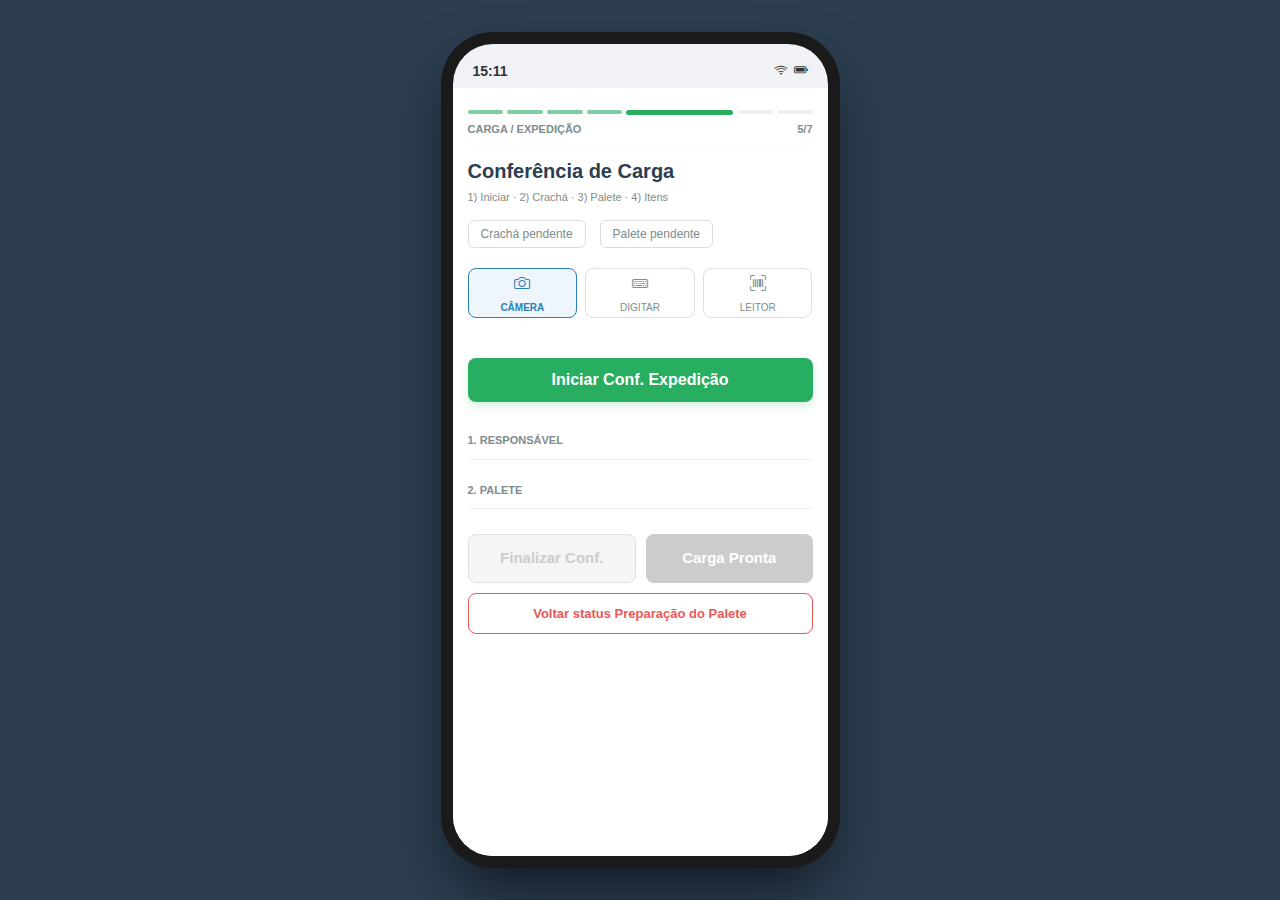
<file: iu5.html>
<!DOCTYPE html>
<html lang="pt-br">

<head>
    <meta charset="UTF-8">
    <meta name="viewport" content="width=device-width, initial-scale=1.0">
    <title>IU5 - Conferência de Carga (Expedição)</title>
    <link href="https://cdn.jsdelivr.net/npm/bootstrap@5.3.0/dist/css/bootstrap.min.css" rel="stylesheet">
    <link rel="stylesheet" href="https://cdn.jsdelivr.net/npm/bootstrap-icons@1.10.0/font/bootstrap-icons.css">
    <link rel="stylesheet" href="styles.css">
    <style>
        /* A única regra que NÃO tem no styles.css é esta. 
           O resto pode apagar tudo. */
        .step-label {
            font-size: 11px;
            color: var(--cor-off);
            font-weight: 700;
            margin-bottom: 0;
            display: flex;
            align-items: center;
            justify-content: space-between;
            text-transform: uppercase;
            padding: 10px 0;
            border-bottom: 1px solid #f0f0f0;
        }
    </style>
</head>

<body>
    <input type="text" id="scannerTrap" class="scanner-trap" autocomplete="off" inputmode="none">

    <div class="mobile-mockup">
        <div class="status-bar-mockup">
            <span id="clock-mockup">11:05</span>
            <div style="display: flex; gap: 6px;">
                <i class="bi bi-wifi"></i>
                <i class="bi bi-battery-full"></i>
            </div>
        </div>

        <div class="app-screen-content">
            <div class="work-card" id="tela-principal">

                <div class="segmented-progress-wrapper">
                    <div class="segments-container" id="segmentsContainer">
                    </div>
                    <div class="progress-info">
                        <span class="step-name-display">Carga / Expedição</span>
                        <span class="step-counter">5/7</span>
                    </div>
                </div>

                <hr style="margin: 10px 0; border-top: 1px solid #eee;">

                <h4>Conferência de Carga</h4>
                <div style="font-size: 11px; color: var(--cor-off); margin-bottom: 15px;">
                    1) Iniciar · 2) Crachá · 3) Palete · 4) Itens
                </div>

                <div style="margin: 10px 0 20px 0; display: flex; gap: 8px; flex-wrap: wrap;">
                    <span class="status-pill" id="pillCracha">Crachá pendente</span>
                    <span class="status-pill" id="pillPalete">Palete pendente</span>
                    <span class="status-pill" id="pillItens" style="display:none;">0/0 Itens</span>
                </div>

                <div id="msgErro" class="msg-erro">
                    <i class="bi bi-exclamation-triangle-fill me-2"></i>
                    <span id="txtErro">Erro</span>
                </div>

                <div class="action-buttons-grid" id="opcoesEntrada">
                    <div class="btn-action-mode active" onclick="setOpMode('camera', this)">
                        <i class="bi bi-camera"></i>
                        <span>Câmera</span>
                    </div>
                    <div class="btn-action-mode" onclick="setOpMode('digitar', this)">
                        <i class="bi bi-keyboard"></i>
                        <span>Digitar</span>
                    </div>
                    <div class="btn-action-mode" onclick="setOpMode('leitor', this)">
                        <i class="bi bi-upc-scan"></i>
                        <span>Leitor</span>
                    </div>
                </div>

                <div id="step-start">
                    <button class="btn-green-block" id="btn-iu5-start" onclick="avancarEtapa('CRACHA')">
                        Iniciar Conf. Expedição
                    </button>
                </div>

                <div id="main-flow-container" style="margin-top: 20px;">

                    <div style="margin-bottom: 12px; position: relative;">
                        <div id="lblResp" class="step-label">
                            1. Responsável
                        </div>
                    </div>

                    <div style="margin-bottom: 12px; position: relative;">
                        <div id="lblPalete" class="step-label">
                            2. Palete
                        </div>
                    </div>

                    <div id="area-items" style="display: none;">
                        <div
                            style="display: flex; justify-content: space-between; align-items: flex-end; margin-bottom: 5px; margin-top: 20px;">
                            <div style="font-size: 11px; font-weight: 700; color: #555; margin:0;">CAIXAS NO PALETE
                            </div>
                            <span class="step-name-display" style="color:var(--cor-secundaria);"
                                id="iu5-box-count">0/0</span>
                        </div>

                        <div class="dashed-area" id="iu5-box-queue"
                            style="min-height: 100px; max-height: 200px; overflow-y: auto;">
                            <div
                                style="text-align: center; color: #999; font-size: 12px; margin-top: 30px; display: flex; flex-direction: column; align-items: center; gap: 8px;">
                                <i class="bi bi-upc-scan" style="font-size:24px;"></i>
                                <span>Aguardando leitura do palete...</span>
                            </div>
                        </div>
                    </div>

                </div>

                <div id="final-actions" style="margin-top: 25px; display: none; gap: 10px; display: flex;">
                    <button class="btn-white-big" id="btn-finalizar-conf" onclick="finalizarConferencia()" disabled
                        style="flex: 1; margin: 0;">
                        Finalizar Conf.
                    </button>
                    <button class="btn-green-block" id="btn-carga-pronta" onclick="finalizarConferencia()" disabled
                        style="flex: 1; margin: 0; padding: 12px; font-size: 15px;">
                        Carga Pronta
                    </button>
                </div>

                <button class="btn-outline-red" id="btn-voltar-status" disabled
                    onclick="alert('Funcionalidade de estorno')">
                    Voltar status Preparação do Palete
                </button>

            </div>

            <div id="tela-sucesso" class="work-card" style="display: none;">
                <div class="success-internal-container"
                    style="display: flex; flex-direction: column; justify-content: center; align-items: center; text-align: center; padding-top: 40px;">
                    <div
                        style="width: 100px; height: 100px; background: var(--cor-principal); border-radius: 50%; display: flex; align-items: center; justify-content: center; margin-bottom: 25px; box-shadow: 0 4px 15px rgba(39, 174, 97, 0.3);">
                        <i class="bi bi-check-lg" style="font-size: 50px; color: white;"></i>
                    </div>

                    <h4 style="margin-bottom: 5px; color: #2c3e50;">Expedição Liberada!</h4>
                    <p style="font-size: 14px; color: var(--cor-off); margin-bottom: 25px;">
                        Palete conferido e liberado para transporte.
                    </p>

                    <div
                        style="background: var(--cor-bg-item); border: 1px solid var(--cor-borda); padding: 20px; width: 90%; max-width: 400px; border-radius: 12px; text-align: left; margin-bottom: 25px;">
                        <div style="display: flex; justify-content: space-between; margin-bottom: 10px;">
                            <span style="color: var(--cor-off); font-size: 14px;">Palete</span>
                            <strong id="resumoPalete" style="color: #333;">-</strong>
                        </div>
                        <div style="display: flex; justify-content: space-between; margin-bottom: 10px;">
                            <span style="color: var(--cor-off); font-size: 14px;">Itens</span>
                            <strong id="resumoItens" style="color: #333;">-</strong>
                        </div>
                        <div style="display: flex; justify-content: space-between;">
                            <span style="color: var(--cor-off); font-size: 14px;">Responsável</span>
                            <strong id="resumoResp" style="color: var(--cor-principal);">JOÃO SILVA</strong>
                        </div>
                    </div>

                    <button class="btn-white-big" onclick="window.location.reload()">Próximo Palete</button>
                </div>
            </div>

        </div>

        <div id="bottomSheet" class="bottom-sheet-overlay">
            <div class="bottom-sheet">
                <span style="font-size: 14px; font-weight: 700; color: #333; display: block; margin-bottom: 12px;">
                    Digite o código
                </span>
                <input type="text" id="bsInput" class="bs-input" autocomplete="off" placeholder="..."
                    style="font-size: 15px; text-transform: uppercase;">
                <button class="btn-green-block" onclick="confirmarDigitacao()" style="margin-top: 5px;">OK</button>
            </div>
        </div>
    </div>

    <script>
        // --- AUDIO ---
        const audioSuccess = new Audio("audio/beep.mp3");
        const audioError = new Audio("audio/erro.mp3");
        function playSound(type) {
            try {
                if (type === 'success') {
                    audioSuccess.currentTime = 0;
                    audioSuccess.play().catch(() => console.log('Autoplay blocked'));
                } else if (type === 'error') {
                    audioError.currentTime = 0;
                    audioError.play().catch(() => console.log('Autoplay blocked'));
                }
            } catch (e) {
                console.error("Erro ao tocar áudio", e);
            }
        }

        // --- ESTADO ---
        const STEPS = {
            IDLE: 0,
            WAITING_CRACHA: 1,
            WAITING_PALETE: 2,
            FINISHED: 3
        };
        let currentStep = STEPS.IDLE;
        let modoDigitacaoAtivo = false;
        let responsavelLido = "";

        // Mock Data
        const MOCK_PALETE_ITENS = [
            { id: 'CX-99201', desc: 'Caixa Mista A' },
            { id: 'CX-99202', desc: 'Caixa Eletrônicos' },
            { id: 'CX-99203', desc: 'Kit Promocional' },
            { id: 'CX-99204', desc: 'Peças Soltas' }
        ];

        // ELEMENTOS DOM
        const scannerTrap = document.getElementById('scannerTrap');
        const bottomSheet = document.getElementById('bottomSheet');
        const bsInput = document.getElementById('bsInput');
        const pillCracha = document.getElementById('pillCracha');
        const pillPalete = document.getElementById('pillPalete');
        const pillItens = document.getElementById('pillItens');

        // --- INIT ---
        window.onload = () => {
            renderProgress();
            updateClock();
            setInterval(updateClock, 1000);
            focarScanner();
        };

        function updateClock() {
            const now = new Date();
            document.getElementById('clock-mockup').innerText =
                String(now.getHours()).padStart(2, '0') + ':' + String(now.getMinutes()).padStart(2, '0');
        }

        function renderProgress() {
            const container = document.getElementById('segmentsContainer');
            const etapas = 7; // agora são 7 etapas
            container.innerHTML = '';
            for (let i = 0; i < etapas; i++) {
                const seg = document.createElement('div');
                seg.classList.add('segment');
                if (i < 4) seg.classList.add('completed'); // etapas já concluídas
                else if (i === 4) seg.classList.add('active'); // etapa atual
                container.appendChild(seg);
            }
        }


        function focarScanner() {
            if (!modoDigitacaoAtivo && currentStep !== STEPS.FINISHED) {
                scannerTrap.focus();
            }
        }

        // --- FLUXO LÓGICO ---
        function avancarEtapa(target) {
            if (target === 'CRACHA') {
                currentStep = STEPS.WAITING_CRACHA;
                document.getElementById('btn-iu5-start').style.display = 'none';
                document.getElementById('final-actions').style.display = 'flex';
                focarScanner();
            }
        }

        // --- PROCESSAMENTO DE LEITURA ---
        scannerTrap.addEventListener('keypress', (e) => {
            if (e.key === 'Enter') {
                const val = scannerTrap.value.trim().toUpperCase();
                scannerTrap.value = '';
                if (val) processarInput(val);
            }
        });

        function processarInput(codigo) {
            if (currentStep === STEPS.WAITING_CRACHA) {
                responsavelLido = codigo;

                // --- SUBSTITUIÇÃO HTML QUE MANTÉM A CLASSE .step-label ---
                const lblResp = document.getElementById('lblResp');

                // O layout flexbox da classe .step-label cuidará do espaçamento (texto esquerda, ícone direita)
                lblResp.innerHTML =
                    `1. RESPONSÁVEL: <span style="color:var(--cor-secundaria)">${codigo}</span> 
                     <i class="bi bi-check-circle-fill" style="color: var(--cor-principal);"></i>`;

                // Adiciona borda colorida para indicar sucesso/ativo
                lblResp.style.borderBottomColor = 'var(--cor-principal)';
                lblResp.style.borderBottomWidth = '2px';
                lblResp.style.opacity = '1';

                // Atualiza pill
                pillCracha.classList.add('check');
                pillCracha.innerText = "Crachá OK";

                // Avança para Palete
                currentStep = STEPS.WAITING_PALETE;

                document.getElementById('area-items').style.display = 'block';
                playSound('success');

            } else if (currentStep === STEPS.WAITING_PALETE) {
                if (codigo.length < 3) {
                    mostrarErro("Código de palete inválido");
                    return;
                }

                // --- SUBSTITUIÇÃO HTML PALETE ---
                const lblPalete = document.getElementById('lblPalete');

                lblPalete.innerHTML =
                    `2. PALETE: <span style="color:var(--cor-secundaria)">${codigo}</span> 
                     <i class="bi bi-check-circle-fill" style="color: var(--cor-principal);"></i>`;

                lblPalete.style.borderBottomColor = 'var(--cor-principal)';
                lblPalete.style.borderBottomWidth = '2px';
                lblPalete.style.opacity = '1';

                // Atualiza pill e itens
                pillPalete.classList.add('check');
                pillPalete.innerText = "Palete OK";

                pillItens.style.display = 'inline-block';
                pillItens.classList.add('check');
                pillItens.innerText = `${MOCK_PALETE_ITENS.length}/${MOCK_PALETE_ITENS.length} Itens`;

                carregarItens(codigo);

                document.getElementById('btn-finalizar-conf').disabled = false;
                document.getElementById('btn-carga-pronta').disabled = false;
                document.getElementById('btn-voltar-status').disabled = false;

                document.getElementById('resumoPalete').innerText = codigo;
                document.getElementById('resumoItens').innerText = MOCK_PALETE_ITENS.length;

                playSound('success');
            }
        }

        function carregarItens(paleteId) {
            const queue = document.getElementById('iu5-box-queue');
            const counter = document.getElementById('iu5-box-count');

            queue.innerHTML = '';

            MOCK_PALETE_ITENS.forEach((item, index) => {
                setTimeout(() => {
                    const div = document.createElement('div');
                    div.style.background = '#fff';
                    div.style.border = '1px solid #e0e0e0';
                    div.style.borderRadius = '8px';
                    div.style.padding = '8px 12px';
                    div.style.marginBottom = '6px';
                    div.style.display = 'flex';
                    div.style.justifyContent = 'space-between';
                    div.style.alignItems = 'center';
                    div.style.fontSize = '13px';
                    div.style.animation = 'fadeIn 0.3s';

                    div.innerHTML = `
                        <div style="display:flex; gap:10px; align-items:center;">
                            <i class="bi bi-box-seam" style="color:var(--cor-secundaria)"></i>
                            <div>
                                <strong>${item.id}</strong>
                                <div style="font-size:10px; color:#999;">${item.desc}</div>
                            </div>
                        </div>
                        <i class="bi bi-check2" style="color:var(--cor-principal);"></i>
                    `;
                    queue.appendChild(div);
                    queue.scrollTop = queue.scrollHeight;
                }, index * 200);
            });

            counter.innerText = `${MOCK_PALETE_ITENS.length}/${MOCK_PALETE_ITENS.length}`;
        }

        function finalizarConferencia() {

            // Marca estado como finalizado
            currentStep = STEPS.FINISHED;

            // Troca de telas
            document.getElementById('tela-principal').style.display = 'none';
            document.getElementById('tela-sucesso').style.display = 'block';

            // Atualiza resumo
            document.getElementById('resumoResp').innerText = responsavelLido;

            playSound('success');
            console.log("Conferência de carga finalizada com sucesso");

            // ⏱️ Aguarda 2 segundos e avança para IU6 (Transporte / Rota)
            setTimeout(() => {
                window.location.href = 'iu6.html';
            }, 2000);
        }


        // --- UTILITÁRIOS UI ---
        function mostrarErro(msg) {
            const el = document.getElementById('msgErro');
            const txt = document.getElementById('txtErro');

            el.className = 'msg-erro erro-permissao';
            el.style.display = 'flex';
            txt.innerText = msg;

            setTimeout(() => { el.style.display = 'none'; }, 2500);
            playSound('error');
        }

        // --- INPUT MANUAL ---
        function setOpMode(mode, btn) {
            // Se ainda não iniciou a conferência, ignora tudo
            if (currentStep === STEPS.IDLE) {
                focarScanner();
                return;
            }

            // Remove estado ativo de todos
            document.querySelectorAll('.btn-action-mode')
                .forEach(b => b.classList.remove('active'));

            // Ativa o botão clicado
            if (btn) btn.classList.add('active');

            // Modo DIGITAR
            if (mode === 'digitar') {
                modoDigitacaoAtivo = true;

                const bs = document.getElementById('bottomSheet');
                const inp = document.getElementById('bsInput');

                bs.style.display = 'flex';

                if (currentStep === STEPS.WAITING_CRACHA) {
                    inp.placeholder = "Digite Crachá...";
                } else if (currentStep === STEPS.WAITING_PALETE) {
                    inp.placeholder = "Digite Palete...";
                } else {
                    inp.placeholder = "...";
                }

                setTimeout(() => inp.focus(), 150);

            } else {
                // Camera ou Leitor
                modoDigitacaoAtivo = false;
                focarScanner();
            }
        }


        function confirmarDigitacao() {
            const val = document.getElementById('bsInput').value.trim().toUpperCase();
            if (val) {
                document.getElementById('bottomSheet').style.display = 'none';
                modoDigitacaoAtivo = false;
                processarInput(val);
            }
        }

        document.getElementById('bottomSheet').addEventListener('click', (e) => {
            if (e.target.id === 'bottomSheet') {
                e.target.style.display = 'none';
                modoDigitacaoAtivo = false;
                focarScanner();
            }
        });
    </script>
</body>

</html>
</file>
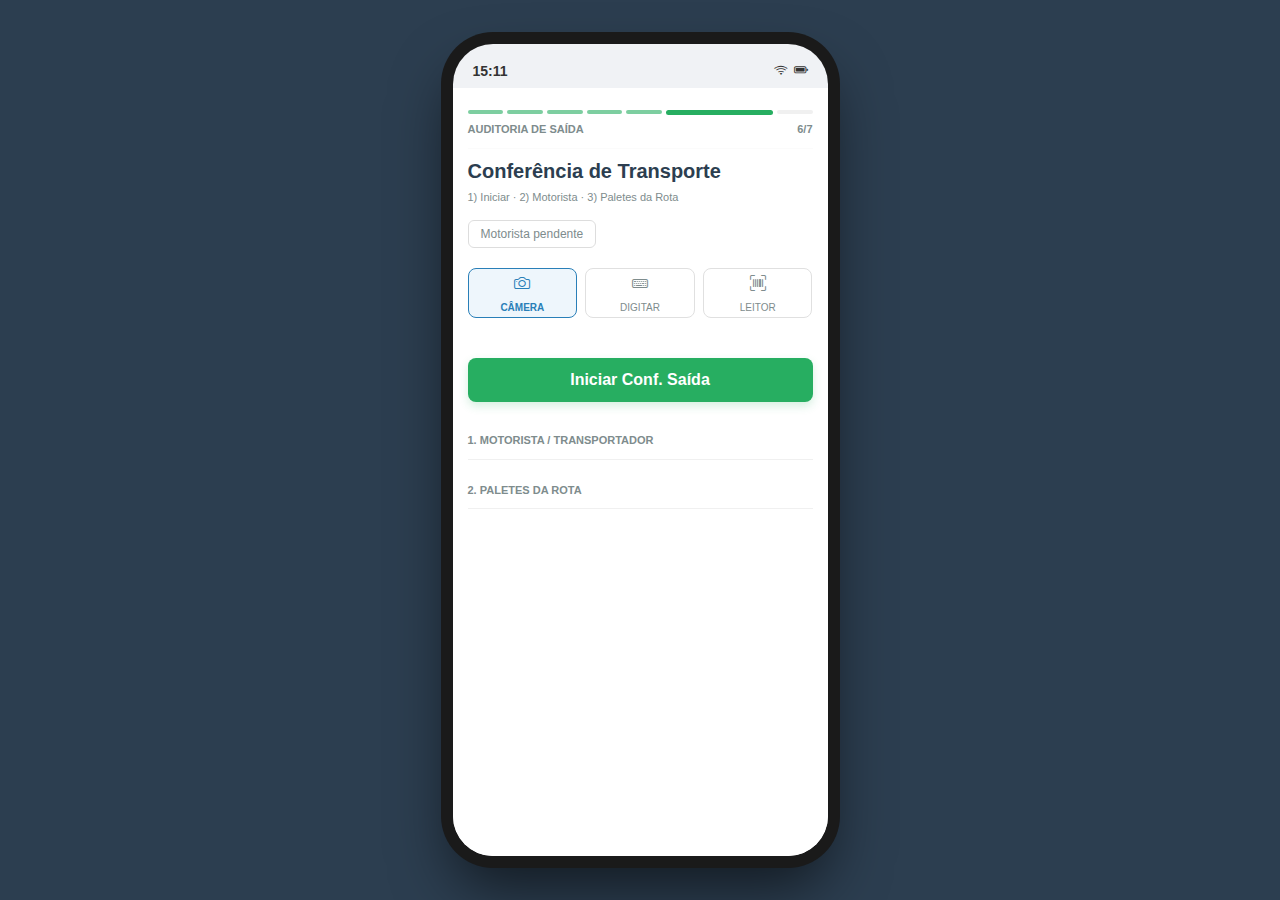
<file: IU6.html>
<!DOCTYPE html>
<html lang="pt-br">

<head>
    <meta charset="UTF-8">
    <meta name="viewport" content="width=device-width, initial-scale=1.0">
    <title>IU6 - Auditoria de Saída (Transportador)</title>
    <link href="https://cdn.jsdelivr.net/npm/bootstrap@5.3.0/dist/css/bootstrap.min.css" rel="stylesheet">
    <link rel="stylesheet" href="https://cdn.jsdelivr.net/npm/bootstrap-icons@1.10.0/font/bootstrap-icons.css">
    <link rel="stylesheet" href="styles.css">
    <style>
        /* A única regra específica deste layout que não está no global */
        .step-label {
            font-size: 11px;
            color: var(--cor-off);
            font-weight: 700;
            margin-bottom: 0;
            display: flex;
            align-items: center;
            justify-content: space-between;
            text-transform: uppercase;
            padding: 10px 0;
            border-bottom: 1px solid #f0f0f0;
            transition: all 0.3s;
        }
    </style>
</head>

<body>
    <input type="text" id="scannerTrap" class="scanner-trap" autocomplete="off" inputmode="none">

    <div class="mobile-mockup">
        <div class="status-bar-mockup">
            <span id="clock-mockup">11:15</span>
            <div style="display: flex; gap: 6px;">
                <i class="bi bi-wifi"></i>
                <i class="bi bi-battery-full"></i>
            </div>
        </div>

        <div class="app-screen-content">
            <div class="work-card" id="tela-principal">

                <div class="segmented-progress-wrapper">
                    <div class="segments-container" id="segmentsContainer"></div>
                    <div class="progress-info">
                        <span class="step-name-display">Auditoria de Saída</span>
                        <span class="step-counter">6/7</span>
                    </div>
                </div>

                <hr style="margin: 10px 0; border-top: 1px solid #eee;">

                <h4>Conferência de Transporte</h4>
                <div style="font-size: 11px; color: var(--cor-off); margin-bottom: 15px;">
                    1) Iniciar · 2) Motorista · 3) Paletes da Rota
                </div>

                <div style="margin: 10px 0 20px 0; display: flex; gap: 8px; flex-wrap: wrap;">
                    <span class="status-pill" id="pillMotorista">Motorista pendente</span>
                    <span class="status-pill" id="pillPaletes" style="display:none;">0/0 Paletes</span>
                </div>

                <div id="msgErro" class="msg-erro">
                    <i class="bi bi-exclamation-triangle-fill me-2"></i>
                    <span id="txtErro">Erro</span>
                </div>

                <div class="action-buttons-grid" id="opcoesEntrada">
                    <div class="btn-action-mode active" onclick="setOpMode('camera', this)">
                        <i class="bi bi-camera"></i>
                        <span>Câmera</span>
                    </div>
                    <div class="btn-action-mode" onclick="setOpMode('digitar', this)">
                        <i class="bi bi-keyboard"></i>
                        <span>Digitar</span>
                    </div>
                    <div class="btn-action-mode" onclick="setOpMode('leitor', this)">
                        <i class="bi bi-upc-scan"></i>
                        <span>Leitor</span>
                    </div>
                </div>

                <div id="step-start">
                    <button class="btn-green-block" id="btn-iu6-start" onclick="avancarEtapa('MOTORISTA')">
                        Iniciar Conf. Saída
                    </button>
                </div>

                <div id="main-flow-container" style="margin-top: 20px;">

                    <div style="margin-bottom: 12px; position: relative;">
                        <div id="lblMotorista" class="step-label">
                            1. Motorista / Transportador
                        </div>
                    </div>

                    <div style="margin-bottom: 12px; position: relative;">
                        <div id="lblPaletes" class="step-label">
                            2. Paletes da Rota
                        </div>
                    </div>

                    <div id="area-paletes" style="display: none;">
                        <div
                            style="display: flex; justify-content: space-between; align-items: flex-end; margin-bottom: 5px; margin-top: 20px;">
                            <div style="font-size: 11px; font-weight: 700; color: #555; margin:0;">
                                PALETES CARREGADOS
                            </div>
                            <span class="step-name-display" style="color:var(--cor-secundaria);"
                                id="iu6-palete-count">0/0</span>
                        </div>

                        <div class="dashed-area" id="iu6-palete-queue"
                            style="min-height: 100px; max-height: 200px; overflow-y: auto;">
                            <div id="placeholder-paletes"
                                style="text-align: center; color: #999; font-size: 12px; margin-top: 30px; display: flex; flex-direction: column; align-items: center; gap: 8px;">
                                <i class="bi bi-upc-scan" style="font-size:24px;"></i>
                                <span>Bipe os paletes da carga...</span>
                            </div>
                        </div>
                    </div>

                </div>

                <div id="final-actions" style="margin-top: 25px; display: none;">
                    <button class="btn-green-block" id="btn-finalizar-saida" onclick="finalizarSaida()" disabled>
                        Finalizar Conf. Saída
                    </button>
                    <p style="text-align: center; font-size: 11px; color: #999; margin-top: 10px;">
                        Ao finalizar, o status mudará para "Em Trânsito".
                    </p>
                </div>

            </div>

            <div id="tela-sucesso" class="work-card" style="display: none;">
                <div class="success-internal-container"
                    style="display: flex; flex-direction: column; justify-content: center; align-items: center; text-align: center; padding-top: 40px;">

                    <div
                        style="width: 100px; height: 100px; background: var(--cor-principal); border-radius: 50%; display: flex; align-items: center; justify-content: center; margin-bottom: 25px; box-shadow: 0 4px 15px rgba(39, 174, 97, 0.3);">
                        <i class="bi bi-check-lg" style="font-size: 50px; color: white;"></i>
                    </div>

                    <h4 style="margin-bottom: 5px; color: #2c3e50;">Sucesso!</h4>
                    <p style="font-size: 14px; color: var(--cor-off); margin-bottom: 25px;">
                        Auditoria finalizada. Carga liberada e em trânsito.
                    </p>

                    <div
                        style="background: var(--cor-bg-item); border: 1px solid var(--cor-borda); padding: 20px; width: 90%; max-width: 400px; border-radius: 12px; text-align: left; margin-bottom: 25px;">
                        <div style="display: flex; justify-content: space-between; margin-bottom: 10px;">
                            <span style="color: var(--cor-off); font-size: 14px;">Motorista</span>
                            <strong id="resumoMotorista" style="color: #333;">-</strong>
                        </div>
                        <div style="display: flex; justify-content: space-between; margin-bottom: 10px;">
                            <span style="color: var(--cor-off); font-size: 14px;">Total Paletes</span>
                            <strong id="resumoQtdPaletes" style="color: #333;">0</strong>
                        </div>
                        <div style="display: flex; justify-content: space-between;">
                            <span style="color: var(--cor-off); font-size: 14px;">Novo Status</span>
                            <strong style="color: var(--cor-secundaria);">EM TRÂNSITO</strong>
                        </div>
                    </div>

                    <button class="btn-white-big" onclick="window.location.reload()">Nova Conferência</button>
                </div>
            </div>

        </div>

        <div id="bottomSheet" class="bottom-sheet-overlay">
            <div class="bottom-sheet">
                <span style="font-size: 14px; font-weight: 700; color: #333; display: block; margin-bottom: 12px;">
                    Digite o código
                </span>
                <input type="text" id="bsInput" class="bs-input" autocomplete="off" placeholder="..."
                    style="font-size: 15px; text-transform: uppercase;">
                <button class="btn-green-block" onclick="confirmarDigitacao()" style="margin-top: 5px;">OK</button>
            </div>
        </div>
    </div>

    <script>
        // --- CONFIGURAÇÃO DE ÁUDIO ---
        const audioSuccess = new Audio("audio/beep.mp3");
        const audioError = new Audio("audio/erro.mp3");

        function playSound(type) {
            try {
                if (type === 'success') {
                    audioSuccess.currentTime = 0;
                    audioSuccess.play().catch(() => console.log('Autoplay blocked'));
                } else if (type === 'error') {
                    audioError.currentTime = 0;
                    audioError.play().catch(() => console.log('Autoplay blocked'));
                }
            } catch (e) {
                console.error("Erro ao tocar áudio", e);
            }
        }

        // --- ESTADOS ---
        const STEPS = {
            IDLE: 0,
            WAITING_DRIVER: 1,
            WAITING_PALETES: 2,
            FINISHED: 3
        };
        let currentStep = STEPS.IDLE;
        let modoDigitacaoAtivo = false;

        let motoristaLido = "";
        let paletesLidos = [];

        // --- DADOS MOCKADOS (ROTA ESPERADA) ---
        const MOCK_ROTA_PALETES = [
            { id: 'PLT1', destino: 'G1', status: 'pendente' },
            { id: 'PLT2', destino: 'G2', status: 'pendente' },
            { id: 'PLT3', destino: 'G14', status: 'pendente' }
        ];

        // --- ELEMENTOS DOM ---
        const scannerTrap = document.getElementById('scannerTrap');
        const bottomSheet = document.getElementById('bottomSheet');
        const bsInput = document.getElementById('bsInput');

        const pillMotorista = document.getElementById('pillMotorista');
        const pillPaletes = document.getElementById('pillPaletes');

        const lblMotorista = document.getElementById('lblMotorista');
        const lblPaletes = document.getElementById('lblPaletes');
        const areaPaletes = document.getElementById('area-paletes');
        const btnFinalizar = document.getElementById('btn-finalizar-saida');

        // --- INICIALIZAÇÃO ---
        window.onload = () => {
            renderProgress();
            updateClock();
            setInterval(updateClock, 1000);
            focarScanner();
        };

        function updateClock() {
            const now = new Date();
            document.getElementById('clock-mockup').innerText =
                String(now.getHours()).padStart(2, '0') + ':' + String(now.getMinutes()).padStart(2, '0');
        }

        // Renderiza barra 6/10 (0 a 5 completed, 6 active)
        function renderProgress() {
            const container = document.getElementById('segmentsContainer');
            const totalEtapas = 7;
            container.innerHTML = '';
            for (let i = 0; i < totalEtapas; i++) {
                const seg = document.createElement('div');
                seg.classList.add('segment');
                if (i < 5) seg.classList.add('completed');
                else if (i === 5) seg.classList.add('active');
                container.appendChild(seg);
            }
        }

        function focarScanner() {
            if (!modoDigitacaoAtivo && currentStep !== STEPS.FINISHED) {
                scannerTrap.focus();
            }
        }

        // --- FLUXO DE NAVEGAÇÃO ---
        function avancarEtapa(target) {
            if (target === 'MOTORISTA') {
                currentStep = STEPS.WAITING_DRIVER;

                // Atualiza UI
                document.getElementById('btn-iu6-start').style.display = 'none';

                // Realça passo 1
                lblMotorista.style.color = '#333';
                lblMotorista.style.borderBottomColor = '#ccc';

                mostrarToast("Bipe o crachá do motorista");
                focarScanner();
            }
        }

        // --- PROCESSAMENTO DE LEITURA ---
        scannerTrap.addEventListener('keypress', (e) => {
            if (e.key === 'Enter') {
                const val = scannerTrap.value.trim().toUpperCase();
                scannerTrap.value = '';
                if (val) processarInput(val);
            }
        });

        function processarInput(codigo) {

            // 1. LEITURA DE CRACHÁ
            if (currentStep === STEPS.WAITING_DRIVER) {
                // Simulação simples: qualquer código > 3 chars é aceito como crachá
                if (codigo.length < 3) {
                    mostrarErro("Crachá inválido");
                    return;
                }

                motoristaLido = codigo;

                // Atualiza Label Motorista
                lblMotorista.innerHTML =
                    `1. MOTORISTA: <span style="color:var(--cor-secundaria)">${codigo}</span> 
                     <i class="bi bi-check-circle-fill" style="color: var(--cor-principal);"></i>`;
                lblMotorista.style.borderBottomColor = 'var(--cor-principal)';
                lblMotorista.style.borderBottomWidth = '2px';

                // Atualiza Pill
                pillMotorista.classList.add('check');
                pillMotorista.innerText = "Motorista OK";

                // Avança para Paletes
                currentStep = STEPS.WAITING_PALETES;
                areaPaletes.style.display = 'block';
                document.getElementById('final-actions').style.display = 'block';

                // Pill Paletes
                pillPaletes.style.display = 'inline-block';
                pillPaletes.innerText = `0/${MOCK_ROTA_PALETES.length} Paletes`;

                // Realça passo 2
                lblPaletes.style.color = '#333';
                lblPaletes.style.borderBottomColor = 'var(--cor-secundaria)';

                playSound('success');
                mostrarToast("Agora bipe os paletes");

                // 2. LEITURA DE PALETES
            } else if (currentStep === STEPS.WAITING_PALETES) {

                // Verifica se já foi lido
                if (paletesLidos.includes(codigo)) {
                    mostrarErro("Palete já bipado");
                    return;
                }

                // Verifica se o palete pertence à rota (Mock)
                const paleteValido = MOCK_ROTA_PALETES.find(p => p.id === codigo);

                if (!paleteValido) {
                    // Simulação: se não estiver no mock, erro de rota
                    mostrarErro("Palete não pertence a esta rota/carga");
                    return;
                }

                // Sucesso
                paletesLidos.push(codigo);
                adicionarPaleteNaLista(paleteValido);
                atualizarContadorPaletes();

                // Habilitar finalização se tiver pelo menos 1
                if (paletesLidos.length > 0) {
                    btnFinalizar.disabled = false;
                }

                // Se todos foram lidos, marcar label como completo
                if (paletesLidos.length === MOCK_ROTA_PALETES.length) {
                    lblPaletes.innerHTML =
                        `2. PALETES: <span style="color:var(--cor-secundaria)">COMPLETO</span> 
                     <i class="bi bi-check-circle-fill" style="color: var(--cor-principal);"></i>`;
                    lblPaletes.style.borderBottomColor = 'var(--cor-principal)';
                    lblPaletes.style.borderBottomWidth = '2px';

                    pillPaletes.classList.add('check');
                }

                playSound('success');
            }
        }

        function adicionarPaleteNaLista(palete) {
            const queue = document.getElementById('iu6-palete-queue');
            const placeholder = document.getElementById('placeholder-paletes');

            if (placeholder) placeholder.style.display = 'none';

            const div = document.createElement('div');
            div.style.background = '#fff';
            div.style.border = '1px solid #e0e0e0';
            div.style.borderRadius = '8px';
            div.style.padding = '10px 12px';
            div.style.marginBottom = '6px';
            div.style.display = 'flex';
            div.style.justifyContent = 'space-between';
            div.style.alignItems = 'center';
            div.style.animation = 'fadeIn 0.3s';

            div.innerHTML = `
                <div style="display:flex; gap:10px; align-items:center;">
                    <div style="background:#eef6fc; padding:8px; border-radius:6px;">
                        <i class="bi bi-box-seam" style="color:var(--cor-secundaria); font-size:16px;"></i>
                    </div>
                    <div>
                        <strong style="color:#333; font-size:14px;">${palete.id}</strong>
                        <div style="font-size:11px; color:#999;">Destino: ${palete.destino}</div>
                    </div>
                </div>
                <div style="text-align:right;">
                     <i class="bi bi-check-circle-fill" style="color:var(--cor-principal); font-size:18px;"></i>
                </div>
            `;
            queue.insertBefore(div, queue.firstChild);
        }

        function atualizarContadorPaletes() {
            const count = document.getElementById('iu6-palete-count');
            count.innerText = `${paletesLidos.length}/${MOCK_ROTA_PALETES.length}`;
            pillPaletes.innerText = `${paletesLidos.length}/${MOCK_ROTA_PALETES.length} Paletes`;
        }

        function finalizarSaida() {
            currentStep = STEPS.FINISHED;

            // Troca de telas
            document.getElementById('tela-principal').style.display = 'none';
            document.getElementById('tela-sucesso').style.display = 'block';

            // Preenche resumo
            document.getElementById('resumoMotorista').innerText = motoristaLido;
            document.getElementById('resumoQtdPaletes').innerText = paletesLidos.length;

            playSound('success');
            console.log("Auditoria de saída finalizada");

            // ⏱️ Aguarda 2 segundos e avança para IU7
            setTimeout(() => {
                window.location.href = 'iu7.html';
            }, 2000);
        }


        // --- UTILITÁRIOS UI ---
        function mostrarErro(msg) {
            const el = document.getElementById('msgErro');
            const txt = document.getElementById('txtErro');
            el.className = 'msg-erro erro-permissao';
            el.style.display = 'flex';
            txt.innerText = msg;
            setTimeout(() => { el.style.display = 'none'; }, 2500);
            playSound('error');
        }

        function mostrarToast(msg) {
            // Reutiliza o estilo de erro mas com cor azul (hack simples para protótipo)
            /* Em produção criariamos um toast real, aqui usamos alert ou console */
            console.log("Toast:", msg);
        }

        // --- INPUT MANUAL ---
        function setOpMode(mode, btn) {
            // Remove estado ativo de todos
            document.querySelectorAll('.btn-action-mode')
                .forEach(b => b.classList.remove('active'));

            // Se ainda não iniciou a conferência, ignora a ação
            if (currentStep === STEPS.IDLE) {
                focarScanner();
                return;
            }

            // Ativa o botão clicado
            if (btn) btn.classList.add('active');

            // Ações por modo
            if (mode === 'digitar') {
                ativarInputManual();

            } else if (mode === 'camera') {
                // Protótipo: câmera simulada (sem aviso)
                focarScanner();

            } else if (mode === 'leitor') {
                // Scanner físico
                focarScanner();
            }
        }


        function ativarInputManual() {
            if (currentStep === STEPS.FINISHED) return;

            modoDigitacaoAtivo = true;
            bottomSheet.style.display = 'flex';
            bsInput.value = '';

            let placeholder = "...";
            if (currentStep === STEPS.WAITING_DRIVER) placeholder = "Crachá do Motorista...";
            else if (currentStep === STEPS.WAITING_PALETES) placeholder = "Código do Palete...";

            bsInput.placeholder = placeholder;
            setTimeout(() => bsInput.focus(), 150);
        }

        function confirmarDigitacao() {
            const val = bsInput.value.trim().toUpperCase();
            if (val) {
                bottomSheet.style.display = 'none';
                modoDigitacaoAtivo = false;
                processarInput(val);
            }
        }

        // Eventos Bottom Sheet
        bsInput.addEventListener('keypress', (e) => {
            if (e.key === 'Enter') confirmarDigitacao();
        });

        bottomSheet.addEventListener('click', (e) => {
            if (e.target === bottomSheet) {
                bottomSheet.style.display = 'none';
                modoDigitacaoAtivo = false;
                focarScanner();
            }
        });

    </script>
</body>

</html>
</file>
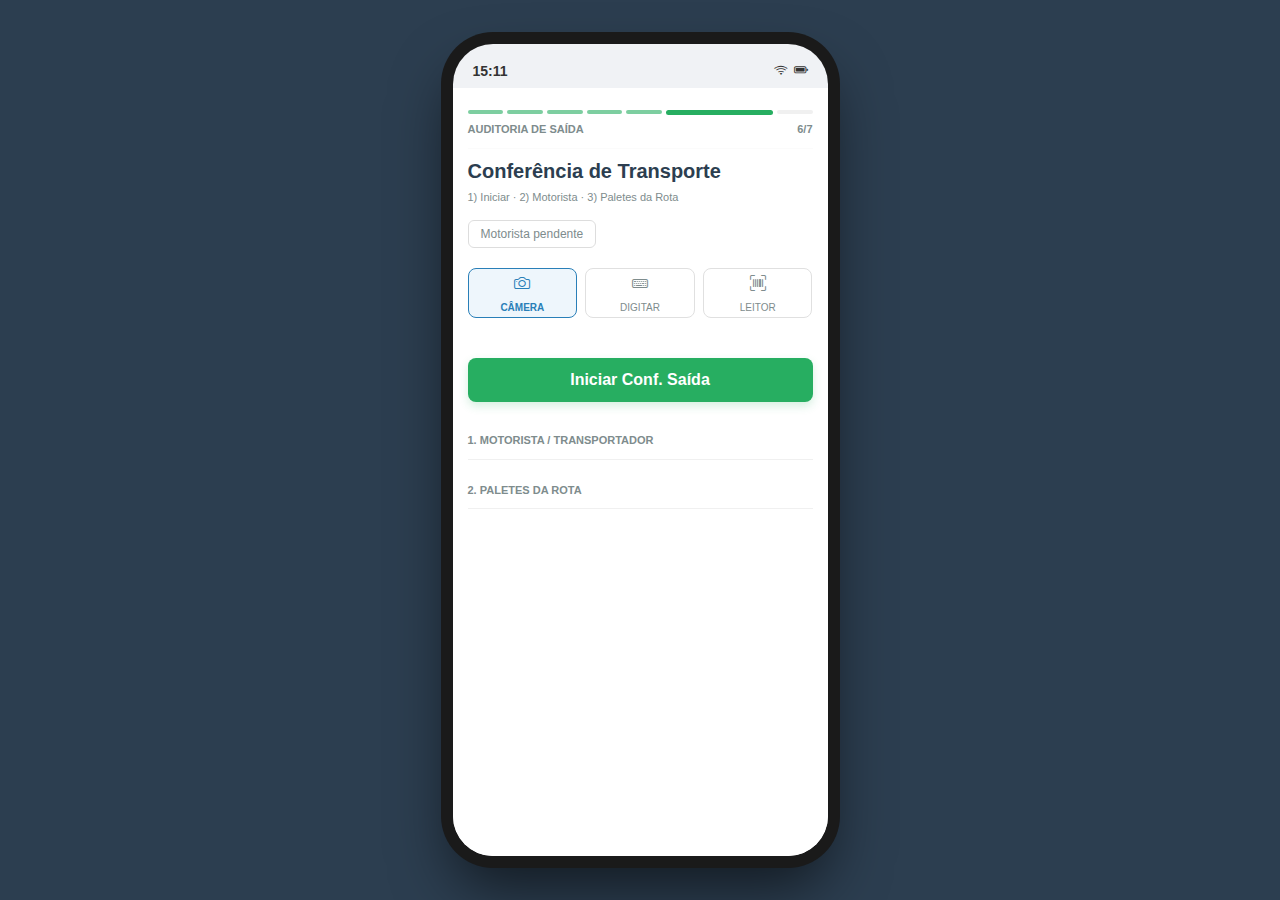
<file: iu6.html>
<!DOCTYPE html>
<html lang="pt-br">

<head>
    <meta charset="UTF-8">
    <meta name="viewport" content="width=device-width, initial-scale=1.0">
    <title>IU6 - Auditoria de Saída (Transportador)</title>
    <link href="https://cdn.jsdelivr.net/npm/bootstrap@5.3.0/dist/css/bootstrap.min.css" rel="stylesheet">
    <link rel="stylesheet" href="https://cdn.jsdelivr.net/npm/bootstrap-icons@1.10.0/font/bootstrap-icons.css">
    <link rel="stylesheet" href="styles.css">
    <style>
        /* A única regra específica deste layout que não está no global */
        .step-label {
            font-size: 11px;
            color: var(--cor-off);
            font-weight: 700;
            margin-bottom: 0;
            display: flex;
            align-items: center;
            justify-content: space-between;
            text-transform: uppercase;
            padding: 10px 0;
            border-bottom: 1px solid #f0f0f0;
            transition: all 0.3s;
        }
    </style>
</head>

<body>
    <input type="text" id="scannerTrap" class="scanner-trap" autocomplete="off" inputmode="none">

    <div class="mobile-mockup">
        <div class="status-bar-mockup">
            <span id="clock-mockup">11:15</span>
            <div style="display: flex; gap: 6px;">
                <i class="bi bi-wifi"></i>
                <i class="bi bi-battery-full"></i>
            </div>
        </div>

        <div class="app-screen-content">
            <div class="work-card" id="tela-principal">

                <div class="segmented-progress-wrapper">
                    <div class="segments-container" id="segmentsContainer"></div>
                    <div class="progress-info">
                        <span class="step-name-display">Auditoria de Saída</span>
                        <span class="step-counter">6/7</span>
                    </div>
                </div>

                <hr style="margin: 10px 0; border-top: 1px solid #eee;">

                <h4>Conferência de Transporte</h4>
                <div style="font-size: 11px; color: var(--cor-off); margin-bottom: 15px;">
                    1) Iniciar · 2) Motorista · 3) Paletes da Rota
                </div>

                <div style="margin: 10px 0 20px 0; display: flex; gap: 8px; flex-wrap: wrap;">
                    <span class="status-pill" id="pillMotorista">Motorista pendente</span>
                    <span class="status-pill" id="pillPaletes" style="display:none;">0/0 Paletes</span>
                </div>

                <div id="msgErro" class="msg-erro">
                    <i class="bi bi-exclamation-triangle-fill me-2"></i>
                    <span id="txtErro">Erro</span>
                </div>

                <div class="action-buttons-grid" id="opcoesEntrada">
                    <div class="btn-action-mode active" onclick="setOpMode('camera', this)">
                        <i class="bi bi-camera"></i>
                        <span>Câmera</span>
                    </div>
                    <div class="btn-action-mode" onclick="setOpMode('digitar', this)">
                        <i class="bi bi-keyboard"></i>
                        <span>Digitar</span>
                    </div>
                    <div class="btn-action-mode" onclick="setOpMode('leitor', this)">
                        <i class="bi bi-upc-scan"></i>
                        <span>Leitor</span>
                    </div>
                </div>

                <div id="step-start">
                    <button class="btn-green-block" id="btn-iu6-start" onclick="avancarEtapa('MOTORISTA')">
                        Iniciar Conf. Saída
                    </button>
                </div>

                <div id="main-flow-container" style="margin-top: 20px;">

                    <div style="margin-bottom: 12px; position: relative;">
                        <div id="lblMotorista" class="step-label">
                            1. Motorista / Transportador
                        </div>
                    </div>

                    <div style="margin-bottom: 12px; position: relative;">
                        <div id="lblPaletes" class="step-label">
                            2. Paletes da Rota
                        </div>
                    </div>

                    <div id="area-paletes" style="display: none;">
                        <div
                            style="display: flex; justify-content: space-between; align-items: flex-end; margin-bottom: 5px; margin-top: 20px;">
                            <div style="font-size: 11px; font-weight: 700; color: #555; margin:0;">
                                PALETES CARREGADOS
                            </div>
                            <span class="step-name-display" style="color:var(--cor-secundaria);"
                                id="iu6-palete-count">0/0</span>
                        </div>

                        <div class="dashed-area" id="iu6-palete-queue"
                            style="min-height: 100px; max-height: 200px; overflow-y: auto;">
                            <div id="placeholder-paletes"
                                style="text-align: center; color: #999; font-size: 12px; margin-top: 30px; display: flex; flex-direction: column; align-items: center; gap: 8px;">
                                <i class="bi bi-upc-scan" style="font-size:24px;"></i>
                                <span>Bipe os paletes da carga...</span>
                            </div>
                        </div>
                    </div>

                </div>

                <div id="final-actions" style="margin-top: 25px; display: none;">
                    <button class="btn-green-block" id="btn-finalizar-saida" onclick="finalizarSaida()" disabled>
                        Finalizar Conf. Saída
                    </button>
                    <p style="text-align: center; font-size: 11px; color: #999; margin-top: 10px;">
                        Ao finalizar, o status mudará para "Em Trânsito".
                    </p>
                </div>

            </div>

            <div id="tela-sucesso" class="work-card" style="display: none;">
                <div class="success-internal-container"
                    style="display: flex; flex-direction: column; justify-content: center; align-items: center; text-align: center; padding-top: 40px;">

                    <div
                        style="width: 100px; height: 100px; background: var(--cor-principal); border-radius: 50%; display: flex; align-items: center; justify-content: center; margin-bottom: 25px; box-shadow: 0 4px 15px rgba(39, 174, 97, 0.3);">
                        <i class="bi bi-check-lg" style="font-size: 50px; color: white;"></i>
                    </div>

                    <h4 style="margin-bottom: 5px; color: #2c3e50;">Sucesso!</h4>
                    <p style="font-size: 14px; color: var(--cor-off); margin-bottom: 25px;">
                        Auditoria finalizada. Carga liberada e em trânsito.
                    </p>

                    <div
                        style="background: var(--cor-bg-item); border: 1px solid var(--cor-borda); padding: 20px; width: 90%; max-width: 400px; border-radius: 12px; text-align: left; margin-bottom: 25px;">
                        <div style="display: flex; justify-content: space-between; margin-bottom: 10px;">
                            <span style="color: var(--cor-off); font-size: 14px;">Motorista</span>
                            <strong id="resumoMotorista" style="color: #333;">-</strong>
                        </div>
                        <div style="display: flex; justify-content: space-between; margin-bottom: 10px;">
                            <span style="color: var(--cor-off); font-size: 14px;">Total Paletes</span>
                            <strong id="resumoQtdPaletes" style="color: #333;">0</strong>
                        </div>
                        <div style="display: flex; justify-content: space-between;">
                            <span style="color: var(--cor-off); font-size: 14px;">Novo Status</span>
                            <strong style="color: var(--cor-secundaria);">EM TRÂNSITO</strong>
                        </div>
                    </div>

                    <button class="btn-white-big" onclick="window.location.reload()">Nova Conferência</button>
                </div>
            </div>

        </div>

        <div id="bottomSheet" class="bottom-sheet-overlay">
            <div class="bottom-sheet">
                <span style="font-size: 14px; font-weight: 700; color: #333; display: block; margin-bottom: 12px;">
                    Digite o código
                </span>
                <input type="text" id="bsInput" class="bs-input" autocomplete="off" placeholder="..."
                    style="font-size: 15px; text-transform: uppercase;">
                <button class="btn-green-block" onclick="confirmarDigitacao()" style="margin-top: 5px;">OK</button>
            </div>
        </div>
    </div>

    <script>
        // --- CONFIGURAÇÃO DE ÁUDIO ---
        const audioSuccess = new Audio("audio/beep.mp3");
        const audioError = new Audio("audio/erro.mp3");

        function playSound(type) {
            try {
                if (type === 'success') {
                    audioSuccess.currentTime = 0;
                    audioSuccess.play().catch(() => console.log('Autoplay blocked'));
                } else if (type === 'error') {
                    audioError.currentTime = 0;
                    audioError.play().catch(() => console.log('Autoplay blocked'));
                }
            } catch (e) {
                console.error("Erro ao tocar áudio", e);
            }
        }

        // --- ESTADOS ---
        const STEPS = {
            IDLE: 0,
            WAITING_DRIVER: 1,
            WAITING_PALETES: 2,
            FINISHED: 3
        };
        let currentStep = STEPS.IDLE;
        let modoDigitacaoAtivo = false;

        let motoristaLido = "";
        let paletesLidos = [];

        // --- DADOS MOCKADOS (ROTA ESPERADA) ---
        const MOCK_ROTA_PALETES = [
            { id: 'PLT1', destino: 'G1', status: 'pendente' },
            { id: 'PLT2', destino: 'G2', status: 'pendente' },
            { id: 'PLT3', destino: 'G14', status: 'pendente' }
        ];

        // --- ELEMENTOS DOM ---
        const scannerTrap = document.getElementById('scannerTrap');
        const bottomSheet = document.getElementById('bottomSheet');
        const bsInput = document.getElementById('bsInput');

        const pillMotorista = document.getElementById('pillMotorista');
        const pillPaletes = document.getElementById('pillPaletes');

        const lblMotorista = document.getElementById('lblMotorista');
        const lblPaletes = document.getElementById('lblPaletes');
        const areaPaletes = document.getElementById('area-paletes');
        const btnFinalizar = document.getElementById('btn-finalizar-saida');

        // --- INICIALIZAÇÃO ---
        window.onload = () => {
            renderProgress();
            updateClock();
            setInterval(updateClock, 1000);
            focarScanner();
        };

        function updateClock() {
            const now = new Date();
            document.getElementById('clock-mockup').innerText =
                String(now.getHours()).padStart(2, '0') + ':' + String(now.getMinutes()).padStart(2, '0');
        }

        // Renderiza barra 6/10 (0 a 5 completed, 6 active)
        function renderProgress() {
            const container = document.getElementById('segmentsContainer');
            const totalEtapas = 7;
            container.innerHTML = '';
            for (let i = 0; i < totalEtapas; i++) {
                const seg = document.createElement('div');
                seg.classList.add('segment');
                if (i < 5) seg.classList.add('completed');
                else if (i === 5) seg.classList.add('active');
                container.appendChild(seg);
            }
        }

        function focarScanner() {
            if (!modoDigitacaoAtivo && currentStep !== STEPS.FINISHED) {
                scannerTrap.focus();
            }
        }

        // --- FLUXO DE NAVEGAÇÃO ---
        function avancarEtapa(target) {
            if (target === 'MOTORISTA') {
                currentStep = STEPS.WAITING_DRIVER;

                // Atualiza UI
                document.getElementById('btn-iu6-start').style.display = 'none';

                // Realça passo 1
                lblMotorista.style.color = '#333';
                lblMotorista.style.borderBottomColor = '#ccc';

                mostrarToast("Bipe o crachá do motorista");
                focarScanner();
            }
        }

        // --- PROCESSAMENTO DE LEITURA ---
        scannerTrap.addEventListener('keypress', (e) => {
            if (e.key === 'Enter') {
                const val = scannerTrap.value.trim().toUpperCase();
                scannerTrap.value = '';
                if (val) processarInput(val);
            }
        });

        function processarInput(codigo) {

            // 1. LEITURA DE CRACHÁ
            if (currentStep === STEPS.WAITING_DRIVER) {
                // Simulação simples: qualquer código > 3 chars é aceito como crachá
                if (codigo.length < 3) {
                    mostrarErro("Crachá inválido");
                    return;
                }

                motoristaLido = codigo;

                // Atualiza Label Motorista
                lblMotorista.innerHTML =
                    `1. MOTORISTA: <span style="color:var(--cor-secundaria)">${codigo}</span> 
                     <i class="bi bi-check-circle-fill" style="color: var(--cor-principal);"></i>`;
                lblMotorista.style.borderBottomColor = 'var(--cor-principal)';
                lblMotorista.style.borderBottomWidth = '2px';

                // Atualiza Pill
                pillMotorista.classList.add('check');
                pillMotorista.innerText = "Motorista OK";

                // Avança para Paletes
                currentStep = STEPS.WAITING_PALETES;
                areaPaletes.style.display = 'block';
                document.getElementById('final-actions').style.display = 'block';

                // Pill Paletes
                pillPaletes.style.display = 'inline-block';
                pillPaletes.innerText = `0/${MOCK_ROTA_PALETES.length} Paletes`;

                // Realça passo 2
                lblPaletes.style.color = '#333';
                lblPaletes.style.borderBottomColor = 'var(--cor-secundaria)';

                playSound('success');
                mostrarToast("Agora bipe os paletes");

                // 2. LEITURA DE PALETES
            } else if (currentStep === STEPS.WAITING_PALETES) {

                // Verifica se já foi lido
                if (paletesLidos.includes(codigo)) {
                    mostrarErro("Palete já bipado");
                    return;
                }

                // Verifica se o palete pertence à rota (Mock)
                const paleteValido = MOCK_ROTA_PALETES.find(p => p.id === codigo);

                if (!paleteValido) {
                    // Simulação: se não estiver no mock, erro de rota
                    mostrarErro("Palete não pertence a esta rota/carga");
                    return;
                }

                // Sucesso
                paletesLidos.push(codigo);
                adicionarPaleteNaLista(paleteValido);
                atualizarContadorPaletes();

                // Habilitar finalização se tiver pelo menos 1
                if (paletesLidos.length > 0) {
                    btnFinalizar.disabled = false;
                }

                // Se todos foram lidos, marcar label como completo
                if (paletesLidos.length === MOCK_ROTA_PALETES.length) {
                    lblPaletes.innerHTML =
                        `2. PALETES: <span style="color:var(--cor-secundaria)">COMPLETO</span> 
                     <i class="bi bi-check-circle-fill" style="color: var(--cor-principal);"></i>`;
                    lblPaletes.style.borderBottomColor = 'var(--cor-principal)';
                    lblPaletes.style.borderBottomWidth = '2px';

                    pillPaletes.classList.add('check');
                }

                playSound('success');
            }
        }

        function adicionarPaleteNaLista(palete) {
            const queue = document.getElementById('iu6-palete-queue');
            const placeholder = document.getElementById('placeholder-paletes');

            if (placeholder) placeholder.style.display = 'none';

            const div = document.createElement('div');
            div.style.background = '#fff';
            div.style.border = '1px solid #e0e0e0';
            div.style.borderRadius = '8px';
            div.style.padding = '10px 12px';
            div.style.marginBottom = '6px';
            div.style.display = 'flex';
            div.style.justifyContent = 'space-between';
            div.style.alignItems = 'center';
            div.style.animation = 'fadeIn 0.3s';

            div.innerHTML = `
                <div style="display:flex; gap:10px; align-items:center;">
                    <div style="background:#eef6fc; padding:8px; border-radius:6px;">
                        <i class="bi bi-box-seam" style="color:var(--cor-secundaria); font-size:16px;"></i>
                    </div>
                    <div>
                        <strong style="color:#333; font-size:14px;">${palete.id}</strong>
                        <div style="font-size:11px; color:#999;">Destino: ${palete.destino}</div>
                    </div>
                </div>
                <div style="text-align:right;">
                     <i class="bi bi-check-circle-fill" style="color:var(--cor-principal); font-size:18px;"></i>
                </div>
            `;
            queue.insertBefore(div, queue.firstChild);
        }

        function atualizarContadorPaletes() {
            const count = document.getElementById('iu6-palete-count');
            count.innerText = `${paletesLidos.length}/${MOCK_ROTA_PALETES.length}`;
            pillPaletes.innerText = `${paletesLidos.length}/${MOCK_ROTA_PALETES.length} Paletes`;
        }

        function finalizarSaida() {
            currentStep = STEPS.FINISHED;

            // Troca de telas
            document.getElementById('tela-principal').style.display = 'none';
            document.getElementById('tela-sucesso').style.display = 'block';

            // Preenche resumo
            document.getElementById('resumoMotorista').innerText = motoristaLido;
            document.getElementById('resumoQtdPaletes').innerText = paletesLidos.length;

            playSound('success');
            console.log("Auditoria de saída finalizada");

            // ⏱️ Aguarda 2 segundos e avança para IU7
            setTimeout(() => {
                window.location.href = 'iu7.html';
            }, 2000);
        }


        // --- UTILITÁRIOS UI ---
        function mostrarErro(msg) {
            const el = document.getElementById('msgErro');
            const txt = document.getElementById('txtErro');
            el.className = 'msg-erro erro-permissao';
            el.style.display = 'flex';
            txt.innerText = msg;
            setTimeout(() => { el.style.display = 'none'; }, 2500);
            playSound('error');
        }

        function mostrarToast(msg) {
            // Reutiliza o estilo de erro mas com cor azul (hack simples para protótipo)
            /* Em produção criariamos um toast real, aqui usamos alert ou console */
            console.log("Toast:", msg);
        }

        // --- INPUT MANUAL ---
        function setOpMode(mode, btn) {
            // Remove estado ativo de todos
            document.querySelectorAll('.btn-action-mode')
                .forEach(b => b.classList.remove('active'));

            // Se ainda não iniciou a conferência, ignora a ação
            if (currentStep === STEPS.IDLE) {
                focarScanner();
                return;
            }

            // Ativa o botão clicado
            if (btn) btn.classList.add('active');

            // Ações por modo
            if (mode === 'digitar') {
                ativarInputManual();

            } else if (mode === 'camera') {
                // Protótipo: câmera simulada (sem aviso)
                focarScanner();

            } else if (mode === 'leitor') {
                // Scanner físico
                focarScanner();
            }
        }


        function ativarInputManual() {
            if (currentStep === STEPS.FINISHED) return;

            modoDigitacaoAtivo = true;
            bottomSheet.style.display = 'flex';
            bsInput.value = '';

            let placeholder = "...";
            if (currentStep === STEPS.WAITING_DRIVER) placeholder = "Crachá do Motorista...";
            else if (currentStep === STEPS.WAITING_PALETES) placeholder = "Código do Palete...";

            bsInput.placeholder = placeholder;
            setTimeout(() => bsInput.focus(), 150);
        }

        function confirmarDigitacao() {
            const val = bsInput.value.trim().toUpperCase();
            if (val) {
                bottomSheet.style.display = 'none';
                modoDigitacaoAtivo = false;
                processarInput(val);
            }
        }

        // Eventos Bottom Sheet
        bsInput.addEventListener('keypress', (e) => {
            if (e.key === 'Enter') confirmarDigitacao();
        });

        bottomSheet.addEventListener('click', (e) => {
            if (e.target === bottomSheet) {
                bottomSheet.style.display = 'none';
                modoDigitacaoAtivo = false;
                focarScanner();
            }
        });

    </script>
</body>

</html>
</file>
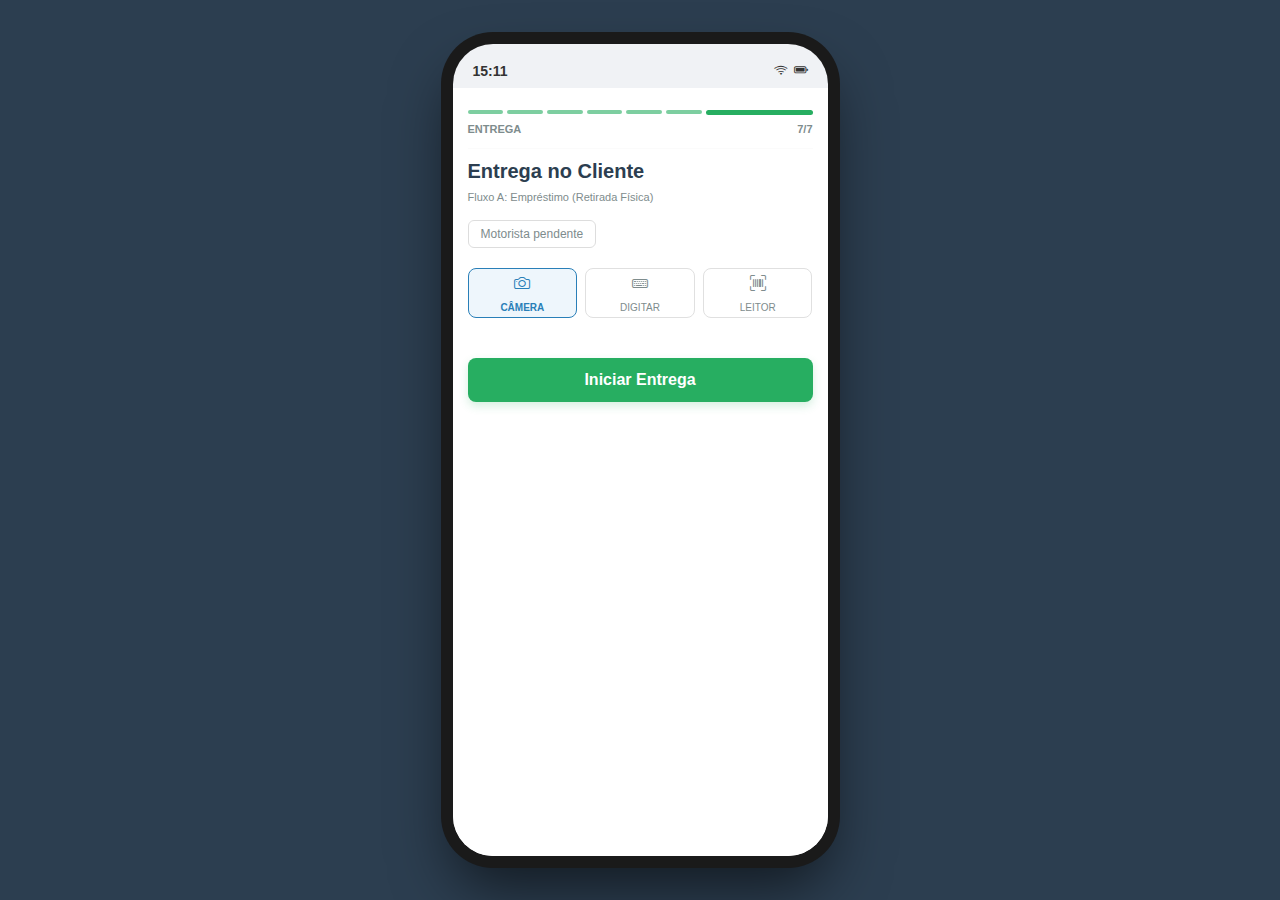
<file: IU7.HTML>
<!DOCTYPE html>
<html lang="pt-br">

<head>
    <meta charset="UTF-8">
    <meta name="viewport" content="width=device-width, initial-scale=1.0">
    <title>IU7 - Entrega no Cliente (Mobile)</title>
    <link href="https://cdn.jsdelivr.net/npm/bootstrap@5.3.0/dist/css/bootstrap.min.css" rel="stylesheet">
    <link rel="stylesheet" href="https://cdn.jsdelivr.net/npm/bootstrap-icons@1.10.0/font/bootstrap-icons.css">
    <link rel="stylesheet" href="styles.css">
    <style>
        /* Estilos específicos para IU7 mantendo consistência */
        .step-label {
            font-size: 11px;
            color: var(--cor-off);
            font-weight: 700;
            margin-bottom: 0;
            display: flex;
            align-items: center;
            justify-content: space-between;
            text-transform: uppercase;
            padding: 12px 0;
            border-bottom: 1px solid #f0f0f0;
            transition: all 0.3s;
            cursor: default;
        }

        .step-content {
            padding: 0;
            background: transparent;
            margin-bottom: 10px;
            animation: fadeIn 0.3s;
            border: none;
        }

        /* Ajuste para input de token */
        .token-area-box {
            padding: 15px;
            background: #fafafa;
            border: 1px dashed #ccc;
            border-radius: 8px;
        }

        .token-input-group {
            display: flex;
            gap: 8px;
        }

        .token-input {
            flex: 1;
            padding: 8px;
            border: 1px solid #ddd;
            border-radius: 6px;
            font-size: 18px;
            letter-spacing: 3px;
            text-align: center;
            text-transform: uppercase;
        }

        .token-input:focus {
            outline: none;
            border-color: var(--cor-secundaria);
        }




        /* Estilo para lista selecionável */
        .selectable-item {
            cursor: pointer;
            transition: transform 0.1s;
        }

        .selectable-item:active {
            transform: scale(0.98);
        }

        /* Quando desabilitado/inativo */
        .disabled-step {
            opacity: 0.5;
            pointer-events: none;
        }
    </style>
</head>

<body>
    <input type="text" id="scannerTrap" class="scanner-trap" autocomplete="off" inputmode="none">

    <div class="mobile-mockup">
        <div class="status-bar-mockup">
            <span id="clock-mockup">14:30</span>
            <div style="display: flex; gap: 6px;">
                <i class="bi bi-wifi"></i>
                <i class="bi bi-battery-full"></i>
            </div>
        </div>

        <div class="app-screen-content">
            <div class="work-card" id="tela-principal">

                <div class="segmented-progress-wrapper">
                    <div class="segments-container" id="segmentsContainer"></div>
                    <div class="progress-info">
                        <span class="step-name-display">Entrega</span>
                        <span class="step-counter">7/7</span>
                    </div>
                </div>

                <hr style="margin: 10px 0; border-top: 1px solid #eee;">

                <h4>Entrega no Cliente</h4>
                <div style="font-size: 11px; color: var(--cor-off); margin-bottom: 15px;">
                    Fluxo A: Empréstimo (Retirada Física)
                </div>

                <div style="margin: 10px 0 20px 0; display: flex; gap: 8px; flex-wrap: wrap;">
                    <span class="status-pill" id="pillCracha">Motorista pendente</span>
                    <span class="status-pill" id="pillEntrega" style="display:none;">Em andamento</span>
                </div>

                <div id="msgErro" class="msg-erro">
                    <i class="bi bi-exclamation-triangle-fill me-2"></i>
                    <span id="txtErro">Erro</span>
                </div>

                <div class="action-buttons-grid" id="opcoesEntrada">
                    <div class="btn-action-mode active" onclick="setOpMode('camera', this)">
                        <i class="bi bi-camera"></i>
                        <span>Câmera</span>
                    </div>
                    <div class="btn-action-mode" onclick="setOpMode('digitar', this)">
                        <i class="bi bi-keyboard"></i>
                        <span>Digitar</span>
                    </div>
                    <div class="btn-action-mode" onclick="setOpMode('leitor', this)">
                        <i class="bi bi-upc-scan"></i>
                        <span>Leitor</span>
                    </div>
                </div>

                <div id="step-start">
                    <button class="btn-green-block" id="btn-iu7-start" onclick="avancarEtapa('LOGIN')">
                        Iniciar Entrega
                    </button>
                </div>

                <div id="main-flow-container" style="margin-top: 20px; display: none;">

                    <div style="margin-bottom: 8px;">
                        <div id="lblMotorista" class="step-label">
                            1. Motorista (Crachá)
                        </div>
                        <div id="infoMotorista"
                            style="font-size: 13px; color: var(--cor-secundaria); font-weight: 600; display: none; padding: 5px 0;">
                        </div>
                    </div>

                    <div style="margin-bottom: 8px;">
                        <div id="lblTransporte" class="step-label">
                            2. Selecione Transporte
                        </div>
                        <div id="areaTransporte" class="step-content" style="display: none;">
                            <div id="listaTransportes"></div>
                        </div>
                    </div>

                    <div style="margin-bottom: 8px;">
                        <div id="lblOS" class="step-label">
                            3. Selecione a O.S
                        </div>
                        <div id="areaOS" class="step-content" style="display: none;">
                            <div id="listaOS"></div>
                        </div>
                    </div>

                    <div style="margin-bottom: 8px;">
                        <div id="lblToken" class="step-label">
                            4. Token do Cliente
                        </div>
                        <div id="areaToken" class="step-content" style="display: none;">
                            <div class="token-area-box">
                                <label style="font-size: 10px; color: #999; display: block; margin-bottom: 5px;">
                                    Solicite o código ao cliente
                                </label>
                                <div class="token-input-group">
                                    <input type="number" id="inputToken" class="token-input" placeholder="0000"
                                        disabled>
                                    <button class="btn-small-action" onclick="validarToken()" id="btnValidarToken"
                                        disabled>
                                        <i class="bi bi-check-lg"></i>
                                    </button>
                                </div>
                            </div>
                        </div>
                    </div>

                </div>

                <button class="btn-green-block" id="btnFinalizar" onclick="finalizarEntrega()" disabled
                    style="display: none;">
                    Finalizar Entrega
                </button>

            </div>

            <div id="tela-sucesso" class="work-card" style="display: none;">
                <div class="success-internal-container"
                    style="display: flex; flex-direction: column; justify-content: center; align-items: center; text-align: center; padding-top: 40px;">

                    <div
                        style="width: 100px; height: 100px; background: var(--cor-principal); border-radius: 50%; display: flex; align-items: center; justify-content: center; margin-bottom: 25px; box-shadow: 0 4px 15px rgba(39, 174, 97, 0.3);">
                        <i class="bi bi-check-lg" style="font-size: 50px; color: white;"></i>
                    </div>

                    <h4 style="margin-bottom: 5px; color: #2c3e50;">Entrega Realizada!</h4>
                    <p style="font-size: 14px; color: var(--cor-off); margin-bottom: 25px;">
                        A O.S foi baixada e o item consta como Emprestado.
                    </p>

                    <div
                        style="background: var(--cor-bg-item); border: 1px solid var(--cor-borda); padding: 20px; width: 90%; max-width: 400px; border-radius: 12px; text-align: left; margin-bottom: 25px;">
                        <div style="display: flex; justify-content: space-between; margin-bottom: 10px;">
                            <span style="color: var(--cor-off); font-size: 14px;">O.S</span>
                            <strong id="resumoOS" style="color: #333;">-</strong>
                        </div>
                        <div style="display: flex; justify-content: space-between; margin-bottom: 10px;">
                            <span style="color: var(--cor-off); font-size: 14px;">Status Item</span>
                            <strong style="color: var(--cor-principal);">EMPRESTADO</strong>
                        </div>
                        <div style="display: flex; justify-content: space-between;">
                            <span style="color: var(--cor-off); font-size: 14px;">Status O.S</span>
                            <strong style="color: var(--cor-secundaria);">FINALIZADO</strong>
                        </div>
                    </div>

                    <p id="msgSucessoTexto" style="font-size: 11px; color: #777; margin-bottom: 10px;"></p>

                    <button class="btn-white-big" onclick="resetFlow()">Próxima Entrega</button>
                </div>
            </div>

        </div>

        <div id="bottomSheet" class="bottom-sheet-overlay">
            <div class="bottom-sheet">
                <span style="font-size: 14px; font-weight: 700; color: #333; display: block; margin-bottom: 12px;">
                    Digite o crachá
                </span>
                <input type="text" id="bsInput" class="bs-input" autocomplete="off" placeholder="Código..."
                    style="font-size: 15px; text-transform: uppercase;">
                <button class="btn-green-block" onclick="confirmarDigitacao()" style="margin-top: 5px;">OK</button>
            </div>
        </div>
    </div>

    <script>
        // --- AUDIO ---
        const audioSuccess = new Audio("audio/beep.mp3");
        const audioError = new Audio("audio/erro.mp3");

        function playSound(type) {
            try {
                if (type === 'success') {
                    audioSuccess.currentTime = 0;
                    audioSuccess.play().catch(() => console.log('Autoplay blocked'));
                } else if (type === 'error') {
                    audioError.currentTime = 0;
                    audioError.play().catch(() => console.log('Autoplay blocked'));
                }
            } catch (e) { console.error(e); }
        }

        // --- ESTADOS ---
        const STEPS = { IDLE: 0, WAITING_DRIVER: 1, SELECTING_TRANSPORT: 2, SELECTING_OS: 3, VALIDATING_TOKEN: 4, FINISHED: 5 };
        let currentStep = STEPS.IDLE;
        let modoDigitacaoAtivo = false;

        // --- DADOS MOCKADOS ---
        const MOCK_DATA = [
            {
                id: 'GQF-1724',
                rota: 'G14 - 14:00',
                osList: [
                    { id: '079685/2026', status: 'PENDENTE', token: '1234' },
                    { id: '079684/2026', status: 'PENDENTE', token: '1234' }
                ]
            },
            {
                id: 'GQF-17245',
                rota: 'G2 - 15:30',
                osList: [
                    { id: '	079532/2026', status: 'PENDENTE', token: '1234' }
                ]
            }
        ];

        let motoristaAtual = null;
        let transporteSelecionado = null;
        let osSelecionada = null;

        // --- DOM ---
        const scannerTrap = document.getElementById('scannerTrap');
        const bottomSheet = document.getElementById('bottomSheet');
        const bsInput = document.getElementById('bsInput');
        const pillCracha = document.getElementById('pillCracha');

        // --- INIT ---
        window.onload = () => {
            renderProgress();
            updateClock();
            setInterval(updateClock, 1000);
            focarScanner();
        };

        function updateClock() {
            const now = new Date();
            document.getElementById('clock-mockup').innerText =
                String(now.getHours()).padStart(2, '0') + ':' + String(now.getMinutes()).padStart(2, '0');
        }

        function renderProgress() {
            const container = document.getElementById('segmentsContainer');
            container.innerHTML = '';
            const totalSegments = 7; // alterado de 10 para 7
            for (let i = 0; i < totalSegments; i++) {
                const seg = document.createElement('div');
                seg.classList.add('segment');
                if (i < 6) seg.classList.add('completed'); // mantém 6/7 como concluído
                else if (i === 6) seg.classList.add('active');
                container.appendChild(seg);
            }
        }


        function focarScanner() {
            if (!modoDigitacaoAtivo && currentStep === STEPS.WAITING_DRIVER) {
                scannerTrap.focus();
            }
        }

        // --- FLUXO ---
        function avancarEtapa(target) {
            if (target === 'LOGIN') {
                currentStep = STEPS.WAITING_DRIVER;
                document.getElementById('btn-iu7-start').style.display = 'none';
                document.getElementById('main-flow-container').style.display = 'block';

                highlightStep(document.getElementById('lblMotorista'));
                mostrarToast("Bipe seu crachá");
                focarScanner();
            }
        }

        // 1. CRACHÁ
        scannerTrap.addEventListener('keypress', (e) => {
            if (e.key === 'Enter') {
                const val = scannerTrap.value.trim().toUpperCase();
                scannerTrap.value = '';
                if (val && currentStep === STEPS.WAITING_DRIVER) {
                    processarCracha(val);
                }
            }
        });

        function processarCracha(codigo) {
            if (codigo.length < 3) { mostrarErro("Crachá inválido"); return; }

            motoristaAtual = "MOT: " + codigo;
            completeStep(document.getElementById('lblMotorista'));

            const info = document.getElementById('infoMotorista');
            info.innerText = motoristaAtual;
            info.style.display = 'block';

            pillCracha.classList.add('check');
            pillCracha.innerText = "Crachá OK";
            playSound('success');

            currentStep = STEPS.SELECTING_TRANSPORT;
            unlockTransportSelection();
        }

        // 2. TRANSPORTE (Lista Cards)
        function unlockTransportSelection() {
            highlightStep(document.getElementById('lblTransporte'));
            document.getElementById('areaTransporte').style.display = 'block';
            renderTransportList();
        }

        function renderTransportList() {
            const container = document.getElementById('listaTransportes');
            container.innerHTML = '';

            MOCK_DATA.forEach(tr => {
                const pendentes = tr.osList.filter(os => os.status === 'PENDENTE').length;
                if (pendentes === 0) return;

                const isSelected = transporteSelecionado && transporteSelecionado.id === tr.id;

                // Card usando estrutura .os-item (estilo lista)
                const div = document.createElement('div');
                div.className = `os-item selectable-item ${isSelected ? 'checked' : ''}`;
                div.onclick = () => selecionarTransporte(tr.id);

                div.innerHTML = `
                    <div class="os-left">
                        <i class="bi bi-truck item-icon"></i>
                        <div class="os-caixa">
                            <span>${tr.id}</span>
                            <span class="os-subtext">${tr.rota}</span>
                        </div>
                    </div>
                    <div class="os-right">
                        <span class="status-pill">${pendentes} O.S</span>
                    </div>
                `;
                container.appendChild(div);
            });
        }

        function selecionarTransporte(id) {
            if (currentStep > STEPS.SELECTING_OS) return; // Bloqueia troca se já estiver avançado

            transporteSelecionado = MOCK_DATA.find(t => t.id === id);

            // Atualiza visual
            renderTransportList();
            completeStep(document.getElementById('lblTransporte'));

            // Avança
            currentStep = STEPS.SELECTING_OS;
            unlockOSSelection();
        }

        // 3. O.S (Lista Cards)
        function unlockOSSelection() {
            highlightStep(document.getElementById('lblOS'));
            document.getElementById('areaOS').style.display = 'block';
            // Reseta Token se mudou a rota
            document.getElementById('areaToken').style.display = 'none';
            document.getElementById('btnFinalizar').style.display = 'none';

            renderOSList();
        }

        function renderOSList() {
            const container = document.getElementById('listaOS');
            container.innerHTML = '';

            if (!transporteSelecionado) return;

            transporteSelecionado.osList.forEach(os => {
                if (os.status !== 'PENDENTE') return;

                const isSelected = osSelecionada && osSelecionada.id === os.id;

                const div = document.createElement('div');
                div.className = `os-item selectable-item ${isSelected ? 'checked' : ''}`;
                div.onclick = () => selecionarOS(os.id);

                div.innerHTML = `
                    <div class="os-left">
                        <i class="bi bi-box-seam item-icon"></i>
                        <div class="os-caixa">
                            <span>${os.id}</span>
                            <span class="os-subtext">Status: ${os.status}</span>
                        </div>
                    </div>
                    ${isSelected ? '<i class="bi bi-check-circle-fill status-icon" style="color:var(--cor-principal)"></i>' : '<i class="bi bi-circle status-icon"></i>'}
                `;
                container.appendChild(div);
            });
        }

        function selecionarOS(id) {
            if (currentStep > STEPS.VALIDATING_TOKEN) return;

            osSelecionada = transporteSelecionado.osList.find(o => o.id === id);

            // Atualiza visual
            renderOSList();
            completeStep(document.getElementById('lblOS'));

            // Avança
            currentStep = STEPS.VALIDATING_TOKEN;
            unlockTokenInput();
        }

        // 4. TOKEN
        function unlockTokenInput() {
            highlightStep(document.getElementById('lblToken'));
            document.getElementById('areaToken').style.display = 'block';

            const input = document.getElementById('inputToken');
            const btn = document.getElementById('btnValidarToken');

            input.disabled = false;
            input.value = '';
            btn.disabled = false;
            btn.innerHTML = '<i class="bi bi-check-lg"></i>';
            btn.classList.remove('btn-green-block');
            btn.classList.add('btn-small-action');

            setTimeout(() => input.focus(), 200);
        }

        function validarToken() {
            const input = document.getElementById('inputToken');
            const btn = document.getElementById('btnValidarToken');
            const box = document.querySelector('.token-area-box');

            const val = input.value.trim();

            // Validação básica
            if (!val) {
                mostrarErro("Informe o token.");
                input.focus();
                return;
            }

            // Token inválido
            if (val !== osSelecionada.token) {
                mostrarErro("MSG9: Token informado está incorreto. Revise a O.S e tente novamente.");
                input.value = '';
                input.focus();
                playSound('error');
                return;
            }

            // --- SUCESSO ---
            playSound('success');

            // Marca step como concluído (linha verde + check)
            completeStep(document.getElementById('lblToken'));

            // Remove COMPLETAMENTE a área do token (ganho real de espaço)
            if (box) box.remove();

            // Libera botão Finalizar
            const btnFim = document.getElementById('btnFinalizar');
            btnFim.style.display = 'block';
            btnFim.disabled = false;

            // Scroll direto pra ação final
            setTimeout(() => {
                btnFim.scrollIntoView({ behavior: "smooth", block: "center" });
            }, 80);
        }


        function finalizarEntrega() {
            osSelecionada.status = 'ENTREGUE';

            document.getElementById('tela-principal').style.display = 'none';
            document.getElementById('tela-sucesso').style.display = 'block';
            document.getElementById('resumoOS').innerText = osSelecionada.id;
            document.getElementById('msgSucessoTexto').innerText = `MSG8: A ${osSelecionada.id} teve o Transporte finalizado com sucesso.`;

            playSound('success');
        }

        function resetFlow() {
            window.location.reload();
        }

        // --- UTILITÁRIOS ---
        function highlightStep(el) {
            el.style.color = '#333';
            el.style.borderBottomColor = 'var(--cor-secundaria)';
        }

        function completeStep(el) {
            el.style.color = '#333';
            el.style.borderBottomColor = 'var(--cor-principal)';
            el.style.borderBottomWidth = '2px';
            if (!el.innerHTML.includes('bi-check-circle-fill')) {
                el.innerHTML += ' <i class="bi bi-check-circle-fill" style="color: var(--cor-principal);"></i>';
            }
        }

        function mostrarErro(msg) {
            const el = document.getElementById('msgErro');
            const txt = document.getElementById('txtErro');
            el.className = 'msg-erro erro-permissao';
            el.style.display = 'flex';
            txt.innerText = msg;
            setTimeout(() => { el.style.display = 'none'; }, 3000);
            playSound('error');
        }

        function mostrarToast(msg) { console.log("Toast: " + msg); }

        // --- INPUT MANUAL ---
        function setOpMode(mode, btn) {
            document.querySelectorAll('.btn-action-mode').forEach(b => b.classList.remove('active'));
            if (btn) btn.classList.add('active');

            if (mode === 'digitar' && currentStep === STEPS.WAITING_DRIVER) {
                ativarInputManual();
            } else {
                bottomSheet.style.display = 'none';
                modoDigitacaoAtivo = false;
                focarScanner();
            }
        }

        function ativarInputManual() {
            modoDigitacaoAtivo = true;
            bottomSheet.style.display = 'flex';
            bsInput.value = '';
            bsInput.focus();
        }

        function confirmarDigitacao() {
            const val = bsInput.value.trim().toUpperCase();
            if (val) {
                bottomSheet.style.display = 'none';
                modoDigitacaoAtivo = false;
                processarCracha(val);
            }
        }

        bsInput.addEventListener('keypress', (e) => { if (e.key === 'Enter') confirmarDigitacao(); });
        bottomSheet.addEventListener('click', (e) => { if (e.target === bottomSheet) bottomSheet.style.display = 'none'; });

    </script>
</body>

</html>
</file>
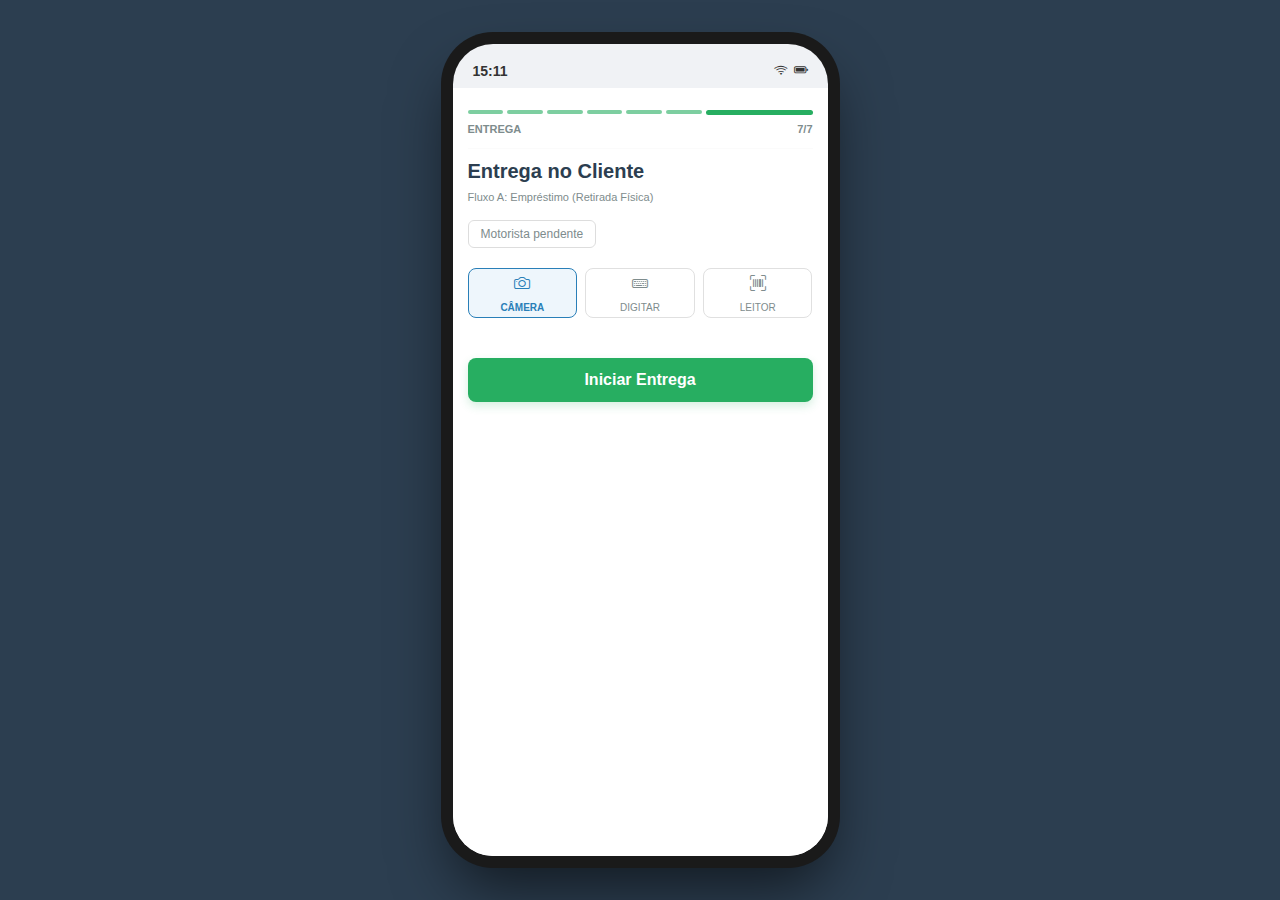
<file: iu7.HTML>
<!DOCTYPE html>
<html lang="pt-br">

<head>
    <meta charset="UTF-8">
    <meta name="viewport" content="width=device-width, initial-scale=1.0">
    <title>IU7 - Entrega no Cliente (Mobile)</title>
    <link href="https://cdn.jsdelivr.net/npm/bootstrap@5.3.0/dist/css/bootstrap.min.css" rel="stylesheet">
    <link rel="stylesheet" href="https://cdn.jsdelivr.net/npm/bootstrap-icons@1.10.0/font/bootstrap-icons.css">
    <link rel="stylesheet" href="styles.css">
    <style>
        /* Estilos específicos para IU7 mantendo consistência */
        .step-label {
            font-size: 11px;
            color: var(--cor-off);
            font-weight: 700;
            margin-bottom: 0;
            display: flex;
            align-items: center;
            justify-content: space-between;
            text-transform: uppercase;
            padding: 12px 0;
            border-bottom: 1px solid #f0f0f0;
            transition: all 0.3s;
            cursor: default;
        }

        .step-content {
            padding: 0;
            background: transparent;
            margin-bottom: 10px;
            animation: fadeIn 0.3s;
            border: none;
        }

        /* Ajuste para input de token */
        .token-area-box {
            padding: 15px;
            background: #fafafa;
            border: 1px dashed #ccc;
            border-radius: 8px;
        }

        .token-input-group {
            display: flex;
            gap: 8px;
        }

        .token-input {
            flex: 1;
            padding: 8px;
            border: 1px solid #ddd;
            border-radius: 6px;
            font-size: 18px;
            letter-spacing: 3px;
            text-align: center;
            text-transform: uppercase;
        }

        .token-input:focus {
            outline: none;
            border-color: var(--cor-secundaria);
        }




        /* Estilo para lista selecionável */
        .selectable-item {
            cursor: pointer;
            transition: transform 0.1s;
        }

        .selectable-item:active {
            transform: scale(0.98);
        }

        /* Quando desabilitado/inativo */
        .disabled-step {
            opacity: 0.5;
            pointer-events: none;
        }
    </style>
</head>

<body>
    <input type="text" id="scannerTrap" class="scanner-trap" autocomplete="off" inputmode="none">

    <div class="mobile-mockup">
        <div class="status-bar-mockup">
            <span id="clock-mockup">14:30</span>
            <div style="display: flex; gap: 6px;">
                <i class="bi bi-wifi"></i>
                <i class="bi bi-battery-full"></i>
            </div>
        </div>

        <div class="app-screen-content">
            <div class="work-card" id="tela-principal">

                <div class="segmented-progress-wrapper">
                    <div class="segments-container" id="segmentsContainer"></div>
                    <div class="progress-info">
                        <span class="step-name-display">Entrega</span>
                        <span class="step-counter">7/7</span>
                    </div>
                </div>

                <hr style="margin: 10px 0; border-top: 1px solid #eee;">

                <h4>Entrega no Cliente</h4>
                <div style="font-size: 11px; color: var(--cor-off); margin-bottom: 15px;">
                    Fluxo A: Empréstimo (Retirada Física)
                </div>

                <div style="margin: 10px 0 20px 0; display: flex; gap: 8px; flex-wrap: wrap;">
                    <span class="status-pill" id="pillCracha">Motorista pendente</span>
                    <span class="status-pill" id="pillEntrega" style="display:none;">Em andamento</span>
                </div>

                <div id="msgErro" class="msg-erro">
                    <i class="bi bi-exclamation-triangle-fill me-2"></i>
                    <span id="txtErro">Erro</span>
                </div>

                <div class="action-buttons-grid" id="opcoesEntrada">
                    <div class="btn-action-mode active" onclick="setOpMode('camera', this)">
                        <i class="bi bi-camera"></i>
                        <span>Câmera</span>
                    </div>
                    <div class="btn-action-mode" onclick="setOpMode('digitar', this)">
                        <i class="bi bi-keyboard"></i>
                        <span>Digitar</span>
                    </div>
                    <div class="btn-action-mode" onclick="setOpMode('leitor', this)">
                        <i class="bi bi-upc-scan"></i>
                        <span>Leitor</span>
                    </div>
                </div>

                <div id="step-start">
                    <button class="btn-green-block" id="btn-iu7-start" onclick="avancarEtapa('LOGIN')">
                        Iniciar Entrega
                    </button>
                </div>

                <div id="main-flow-container" style="margin-top: 20px; display: none;">

                    <div style="margin-bottom: 8px;">
                        <div id="lblMotorista" class="step-label">
                            1. Motorista (Crachá)
                        </div>
                        <div id="infoMotorista"
                            style="font-size: 13px; color: var(--cor-secundaria); font-weight: 600; display: none; padding: 5px 0;">
                        </div>
                    </div>

                    <div style="margin-bottom: 8px;">
                        <div id="lblTransporte" class="step-label">
                            2. Selecione Transporte
                        </div>
                        <div id="areaTransporte" class="step-content" style="display: none;">
                            <div id="listaTransportes"></div>
                        </div>
                    </div>

                    <div style="margin-bottom: 8px;">
                        <div id="lblOS" class="step-label">
                            3. Selecione a O.S
                        </div>
                        <div id="areaOS" class="step-content" style="display: none;">
                            <div id="listaOS"></div>
                        </div>
                    </div>

                    <div style="margin-bottom: 8px;">
                        <div id="lblToken" class="step-label">
                            4. Token do Cliente
                        </div>
                        <div id="areaToken" class="step-content" style="display: none;">
                            <div class="token-area-box">
                                <label style="font-size: 10px; color: #999; display: block; margin-bottom: 5px;">
                                    Solicite o código ao cliente
                                </label>
                                <div class="token-input-group">
                                    <input type="number" id="inputToken" class="token-input" placeholder="0000"
                                        disabled>
                                    <button class="btn-small-action" onclick="validarToken()" id="btnValidarToken"
                                        disabled>
                                        <i class="bi bi-check-lg"></i>
                                    </button>
                                </div>
                            </div>
                        </div>
                    </div>

                </div>

                <button class="btn-green-block" id="btnFinalizar" onclick="finalizarEntrega()" disabled
                    style="display: none;">
                    Finalizar Entrega
                </button>

            </div>

            <div id="tela-sucesso" class="work-card" style="display: none;">
                <div class="success-internal-container"
                    style="display: flex; flex-direction: column; justify-content: center; align-items: center; text-align: center; padding-top: 40px;">

                    <div
                        style="width: 100px; height: 100px; background: var(--cor-principal); border-radius: 50%; display: flex; align-items: center; justify-content: center; margin-bottom: 25px; box-shadow: 0 4px 15px rgba(39, 174, 97, 0.3);">
                        <i class="bi bi-check-lg" style="font-size: 50px; color: white;"></i>
                    </div>

                    <h4 style="margin-bottom: 5px; color: #2c3e50;">Entrega Realizada!</h4>
                    <p style="font-size: 14px; color: var(--cor-off); margin-bottom: 25px;">
                        A O.S foi baixada e o item consta como Emprestado.
                    </p>

                    <div
                        style="background: var(--cor-bg-item); border: 1px solid var(--cor-borda); padding: 20px; width: 90%; max-width: 400px; border-radius: 12px; text-align: left; margin-bottom: 25px;">
                        <div style="display: flex; justify-content: space-between; margin-bottom: 10px;">
                            <span style="color: var(--cor-off); font-size: 14px;">O.S</span>
                            <strong id="resumoOS" style="color: #333;">-</strong>
                        </div>
                        <div style="display: flex; justify-content: space-between; margin-bottom: 10px;">
                            <span style="color: var(--cor-off); font-size: 14px;">Status Item</span>
                            <strong style="color: var(--cor-principal);">EMPRESTADO</strong>
                        </div>
                        <div style="display: flex; justify-content: space-between;">
                            <span style="color: var(--cor-off); font-size: 14px;">Status O.S</span>
                            <strong style="color: var(--cor-secundaria);">FINALIZADO</strong>
                        </div>
                    </div>

                    <p id="msgSucessoTexto" style="font-size: 11px; color: #777; margin-bottom: 10px;"></p>

                    <button class="btn-white-big" onclick="resetFlow()">Próxima Entrega</button>
                </div>
            </div>

        </div>

        <div id="bottomSheet" class="bottom-sheet-overlay">
            <div class="bottom-sheet">
                <span style="font-size: 14px; font-weight: 700; color: #333; display: block; margin-bottom: 12px;">
                    Digite o crachá
                </span>
                <input type="text" id="bsInput" class="bs-input" autocomplete="off" placeholder="Código..."
                    style="font-size: 15px; text-transform: uppercase;">
                <button class="btn-green-block" onclick="confirmarDigitacao()" style="margin-top: 5px;">OK</button>
            </div>
        </div>
    </div>

    <script>
        // --- AUDIO ---
        const audioSuccess = new Audio("audio/beep.mp3");
        const audioError = new Audio("audio/erro.mp3");

        function playSound(type) {
            try {
                if (type === 'success') {
                    audioSuccess.currentTime = 0;
                    audioSuccess.play().catch(() => console.log('Autoplay blocked'));
                } else if (type === 'error') {
                    audioError.currentTime = 0;
                    audioError.play().catch(() => console.log('Autoplay blocked'));
                }
            } catch (e) { console.error(e); }
        }

        // --- ESTADOS ---
        const STEPS = { IDLE: 0, WAITING_DRIVER: 1, SELECTING_TRANSPORT: 2, SELECTING_OS: 3, VALIDATING_TOKEN: 4, FINISHED: 5 };
        let currentStep = STEPS.IDLE;
        let modoDigitacaoAtivo = false;

        // --- DADOS MOCKADOS ---
        const MOCK_DATA = [
            {
                id: 'GQF-1724',
                rota: 'G14 - 14:00',
                osList: [
                    { id: '079685/2026', status: 'PENDENTE', token: '1234' },
                    { id: '079684/2026', status: 'PENDENTE', token: '1234' }
                ]
            },
            {
                id: 'GQF-17245',
                rota: 'G2 - 15:30',
                osList: [
                    { id: '	079532/2026', status: 'PENDENTE', token: '1234' }
                ]
            }
        ];

        let motoristaAtual = null;
        let transporteSelecionado = null;
        let osSelecionada = null;

        // --- DOM ---
        const scannerTrap = document.getElementById('scannerTrap');
        const bottomSheet = document.getElementById('bottomSheet');
        const bsInput = document.getElementById('bsInput');
        const pillCracha = document.getElementById('pillCracha');

        // --- INIT ---
        window.onload = () => {
            renderProgress();
            updateClock();
            setInterval(updateClock, 1000);
            focarScanner();
        };

        function updateClock() {
            const now = new Date();
            document.getElementById('clock-mockup').innerText =
                String(now.getHours()).padStart(2, '0') + ':' + String(now.getMinutes()).padStart(2, '0');
        }

        function renderProgress() {
            const container = document.getElementById('segmentsContainer');
            container.innerHTML = '';
            const totalSegments = 7; // alterado de 10 para 7
            for (let i = 0; i < totalSegments; i++) {
                const seg = document.createElement('div');
                seg.classList.add('segment');
                if (i < 6) seg.classList.add('completed'); // mantém 6/7 como concluído
                else if (i === 6) seg.classList.add('active');
                container.appendChild(seg);
            }
        }


        function focarScanner() {
            if (!modoDigitacaoAtivo && currentStep === STEPS.WAITING_DRIVER) {
                scannerTrap.focus();
            }
        }

        // --- FLUXO ---
        function avancarEtapa(target) {
            if (target === 'LOGIN') {
                currentStep = STEPS.WAITING_DRIVER;
                document.getElementById('btn-iu7-start').style.display = 'none';
                document.getElementById('main-flow-container').style.display = 'block';

                highlightStep(document.getElementById('lblMotorista'));
                mostrarToast("Bipe seu crachá");
                focarScanner();
            }
        }

        // 1. CRACHÁ
        scannerTrap.addEventListener('keypress', (e) => {
            if (e.key === 'Enter') {
                const val = scannerTrap.value.trim().toUpperCase();
                scannerTrap.value = '';
                if (val && currentStep === STEPS.WAITING_DRIVER) {
                    processarCracha(val);
                }
            }
        });

        function processarCracha(codigo) {
            if (codigo.length < 3) { mostrarErro("Crachá inválido"); return; }

            motoristaAtual = "MOT: " + codigo;
            completeStep(document.getElementById('lblMotorista'));

            const info = document.getElementById('infoMotorista');
            info.innerText = motoristaAtual;
            info.style.display = 'block';

            pillCracha.classList.add('check');
            pillCracha.innerText = "Crachá OK";
            playSound('success');

            currentStep = STEPS.SELECTING_TRANSPORT;
            unlockTransportSelection();
        }

        // 2. TRANSPORTE (Lista Cards)
        function unlockTransportSelection() {
            highlightStep(document.getElementById('lblTransporte'));
            document.getElementById('areaTransporte').style.display = 'block';
            renderTransportList();
        }

        function renderTransportList() {
            const container = document.getElementById('listaTransportes');
            container.innerHTML = '';

            MOCK_DATA.forEach(tr => {
                const pendentes = tr.osList.filter(os => os.status === 'PENDENTE').length;
                if (pendentes === 0) return;

                const isSelected = transporteSelecionado && transporteSelecionado.id === tr.id;

                // Card usando estrutura .os-item (estilo lista)
                const div = document.createElement('div');
                div.className = `os-item selectable-item ${isSelected ? 'checked' : ''}`;
                div.onclick = () => selecionarTransporte(tr.id);

                div.innerHTML = `
                    <div class="os-left">
                        <i class="bi bi-truck item-icon"></i>
                        <div class="os-caixa">
                            <span>${tr.id}</span>
                            <span class="os-subtext">${tr.rota}</span>
                        </div>
                    </div>
                    <div class="os-right">
                        <span class="status-pill">${pendentes} O.S</span>
                    </div>
                `;
                container.appendChild(div);
            });
        }

        function selecionarTransporte(id) {
            if (currentStep > STEPS.SELECTING_OS) return; // Bloqueia troca se já estiver avançado

            transporteSelecionado = MOCK_DATA.find(t => t.id === id);

            // Atualiza visual
            renderTransportList();
            completeStep(document.getElementById('lblTransporte'));

            // Avança
            currentStep = STEPS.SELECTING_OS;
            unlockOSSelection();
        }

        // 3. O.S (Lista Cards)
        function unlockOSSelection() {
            highlightStep(document.getElementById('lblOS'));
            document.getElementById('areaOS').style.display = 'block';
            // Reseta Token se mudou a rota
            document.getElementById('areaToken').style.display = 'none';
            document.getElementById('btnFinalizar').style.display = 'none';

            renderOSList();
        }

        function renderOSList() {
            const container = document.getElementById('listaOS');
            container.innerHTML = '';

            if (!transporteSelecionado) return;

            transporteSelecionado.osList.forEach(os => {
                if (os.status !== 'PENDENTE') return;

                const isSelected = osSelecionada && osSelecionada.id === os.id;

                const div = document.createElement('div');
                div.className = `os-item selectable-item ${isSelected ? 'checked' : ''}`;
                div.onclick = () => selecionarOS(os.id);

                div.innerHTML = `
                    <div class="os-left">
                        <i class="bi bi-box-seam item-icon"></i>
                        <div class="os-caixa">
                            <span>${os.id}</span>
                            <span class="os-subtext">Status: ${os.status}</span>
                        </div>
                    </div>
                    ${isSelected ? '<i class="bi bi-check-circle-fill status-icon" style="color:var(--cor-principal)"></i>' : '<i class="bi bi-circle status-icon"></i>'}
                `;
                container.appendChild(div);
            });
        }

        function selecionarOS(id) {
            if (currentStep > STEPS.VALIDATING_TOKEN) return;

            osSelecionada = transporteSelecionado.osList.find(o => o.id === id);

            // Atualiza visual
            renderOSList();
            completeStep(document.getElementById('lblOS'));

            // Avança
            currentStep = STEPS.VALIDATING_TOKEN;
            unlockTokenInput();
        }

        // 4. TOKEN
        function unlockTokenInput() {
            highlightStep(document.getElementById('lblToken'));
            document.getElementById('areaToken').style.display = 'block';

            const input = document.getElementById('inputToken');
            const btn = document.getElementById('btnValidarToken');

            input.disabled = false;
            input.value = '';
            btn.disabled = false;
            btn.innerHTML = '<i class="bi bi-check-lg"></i>';
            btn.classList.remove('btn-green-block');
            btn.classList.add('btn-small-action');

            setTimeout(() => input.focus(), 200);
        }

        function validarToken() {
            const input = document.getElementById('inputToken');
            const btn = document.getElementById('btnValidarToken');
            const box = document.querySelector('.token-area-box');

            const val = input.value.trim();

            // Validação básica
            if (!val) {
                mostrarErro("Informe o token.");
                input.focus();
                return;
            }

            // Token inválido
            if (val !== osSelecionada.token) {
                mostrarErro("MSG9: Token informado está incorreto. Revise a O.S e tente novamente.");
                input.value = '';
                input.focus();
                playSound('error');
                return;
            }

            // --- SUCESSO ---
            playSound('success');

            // Marca step como concluído (linha verde + check)
            completeStep(document.getElementById('lblToken'));

            // Remove COMPLETAMENTE a área do token (ganho real de espaço)
            if (box) box.remove();

            // Libera botão Finalizar
            const btnFim = document.getElementById('btnFinalizar');
            btnFim.style.display = 'block';
            btnFim.disabled = false;

            // Scroll direto pra ação final
            setTimeout(() => {
                btnFim.scrollIntoView({ behavior: "smooth", block: "center" });
            }, 80);
        }


        function finalizarEntrega() {
            osSelecionada.status = 'ENTREGUE';

            document.getElementById('tela-principal').style.display = 'none';
            document.getElementById('tela-sucesso').style.display = 'block';
            document.getElementById('resumoOS').innerText = osSelecionada.id;
            document.getElementById('msgSucessoTexto').innerText = `MSG8: A ${osSelecionada.id} teve o Transporte finalizado com sucesso.`;

            playSound('success');
        }

        function resetFlow() {
            window.location.reload();
        }

        // --- UTILITÁRIOS ---
        function highlightStep(el) {
            el.style.color = '#333';
            el.style.borderBottomColor = 'var(--cor-secundaria)';
        }

        function completeStep(el) {
            el.style.color = '#333';
            el.style.borderBottomColor = 'var(--cor-principal)';
            el.style.borderBottomWidth = '2px';
            if (!el.innerHTML.includes('bi-check-circle-fill')) {
                el.innerHTML += ' <i class="bi bi-check-circle-fill" style="color: var(--cor-principal);"></i>';
            }
        }

        function mostrarErro(msg) {
            const el = document.getElementById('msgErro');
            const txt = document.getElementById('txtErro');
            el.className = 'msg-erro erro-permissao';
            el.style.display = 'flex';
            txt.innerText = msg;
            setTimeout(() => { el.style.display = 'none'; }, 3000);
            playSound('error');
        }

        function mostrarToast(msg) { console.log("Toast: " + msg); }

        // --- INPUT MANUAL ---
        function setOpMode(mode, btn) {
            document.querySelectorAll('.btn-action-mode').forEach(b => b.classList.remove('active'));
            if (btn) btn.classList.add('active');

            if (mode === 'digitar' && currentStep === STEPS.WAITING_DRIVER) {
                ativarInputManual();
            } else {
                bottomSheet.style.display = 'none';
                modoDigitacaoAtivo = false;
                focarScanner();
            }
        }

        function ativarInputManual() {
            modoDigitacaoAtivo = true;
            bottomSheet.style.display = 'flex';
            bsInput.value = '';
            bsInput.focus();
        }

        function confirmarDigitacao() {
            const val = bsInput.value.trim().toUpperCase();
            if (val) {
                bottomSheet.style.display = 'none';
                modoDigitacaoAtivo = false;
                processarCracha(val);
            }
        }

        bsInput.addEventListener('keypress', (e) => { if (e.key === 'Enter') confirmarDigitacao(); });
        bottomSheet.addEventListener('click', (e) => { if (e.target === bottomSheet) bottomSheet.style.display = 'none'; });

    </script>
</body>

</html>
</file>
<file: styles.css>
/* =========================================
   1. DESIGN SYSTEM UNIFICADO (DOCZ-1216)
   ========================================= */
:root {
    --cor-principal: #27AE61;
    --cor-secundaria: #297FB8;
    --cor-off: #7E8C8D;
    --cor-borda: #e0e0e0;
    --cor-fundo: #ffffff;
    --cor-bg-body: #f0f2f5;
    --cor-bg-item: #f8f9fa;
    --cor-hover: rgba(41, 127, 184, 0.08);
    --cor-erro: #EB5757;
    --cor-alerta: #F2994A;
}

/* =========================================
   2. ESTRUTURA GERAL E MOCKUP MOBILE
   ========================================= */
body {
    background-color: #2c3e50;
    margin: 0;
    padding: 0;
    height: 100vh;
    width: 100vw;
    display: flex;
    align-items: center;
    justify-content: center;
    overflow: hidden;
    font-family: -apple-system, BlinkMacSystemFont, "Segoe UI", Roboto, sans-serif;
}

/* Container do Mockup */
.mobile-mockup {
    width: 375px;
    height: 812px;
    background-color: #000;
    border-radius: 40px;
    box-shadow: 0 0 0 12px #1a1a1a, 0 30px 60px rgba(0, 0, 0, 0.6);
    position: relative;
    overflow: hidden;
    display: flex;
    flex-direction: column;
    z-index: 1;
}

.status-bar-mockup {
    height: 44px;
    background-color: #f0f2f5;
    width: 100%;
    display: flex;
    align-items: center;
    justify-content: space-between;
    padding: 0 20px;
    font-size: 14px;
    font-weight: 600;
    color: #333;
    z-index: 10;
    padding-top: 10px;
}

.app-screen-content {
    flex: 1;
    background-color: var(--cor-bg-body);
    overflow-y: hidden;
    position: relative;
}

.work-card {
    width: 100%;
    height: 100%;
    background: var(--cor-fundo);
    padding: 20px 15px;
    position: relative;
    animation: fadeIn 0.4s ease;
    overflow-y: auto;
    overflow-x: hidden;
}

h4 {
    color: #2c3e50;
    font-weight: 700;
    margin-bottom: 6px;
    font-size: 20px;
}

/* =========================================
   3. BARRA DE PROGRESSO (SEGMENTADA)
   ========================================= */
.segmented-progress-wrapper {
    width: 100%;
    margin-bottom: 5px;
}

.segments-container {
    display: flex;
    align-items: center;
    gap: 4px;
    height: 8px;
    margin-bottom: 5px;
}

.segment {
    height: 4px;
    background-color: #f0f0f0;
    flex-grow: 1;
    border-radius: 4px;
    transition: all 0.3s;
}

.segment.completed {
    background-color: var(--cor-principal);
    opacity: 0.6;
}

.segment.active {
    height: 5px;
    flex-grow: 3;
    background-color: var(--cor-principal);
    opacity: 1;
}

.progress-info {
    display: flex;
    justify-content: space-between;
    align-items: center;
}

.step-name-display {
    font-size: 11px;
    font-weight: 700;
    color: var(--cor-off);
    text-transform: uppercase;
}

.step-counter {
    font-size: 11px;
    color: var(--cor-off);
    font-weight: 700;
}

/* =========================================
   4. COMPONENTES: PILLS E BUTTONS
   ========================================= */

/* Pills de Status */
.status-pill {
    display: inline-block;
    border: 1px solid #ddd;
    border-radius: 6px;
    padding: 4px 12px;
    font-size: 12px;
    color: var(--cor-off);
    background-color: #fff;
    margin-right: 6px;
    transition: all 0.3s ease;
}

.status-pill.check {
    border-color: var(--cor-principal);
    color: var(--cor-principal);
    background-color: #f0fdf4;
    font-weight: 600;
}

.status-pill.erro {
    border-color: var(--cor-erro);
    color: var(--cor-erro);
    background-color: #fff5f5;
    font-weight: 600;
    animation: shake 0.4s ease-in-out;
}

.status-pill.active-p {
    border-color: var(--cor-secundaria);
    color: var(--cor-secundaria);
    background-color: #eef6fc;
    font-weight: 600;
}

/* Botões de Modo de Ação (Grid 3 colunas) */
.action-buttons-grid {
    display: grid;
    grid-template-columns: 1fr 1fr 1fr;
    gap: 8px;
    margin-bottom: 15px;
}

.btn-action-mode {
    background: #fff;
    border: 1px solid var(--cor-borda);
    border-radius: 8px;
    text-align: center;
    cursor: pointer;
    display: flex;
    flex-direction: column;
    align-items: center;
    justify-content: center;
    height: 50px;
    color: var(--cor-off);
    transition: all 0.2s;
}

.btn-action-mode:hover {
    border-color: var(--cor-secundaria);
    color: var(--cor-secundaria);
}

.btn-action-mode.active {
    background-color: #eef6fc;
    border-color: var(--cor-secundaria);
    color: var(--cor-secundaria);
    font-weight: 600;
}

.btn-action-mode i {
    font-size: 16px;
    margin-bottom: 4px;
}

.btn-action-mode span {
    font-size: 10px;
    text-transform: uppercase;
}

/* Botão Branco Grande */
.btn-white-big {
    width: 100%;
    background-color: #fff;
    border: 1px solid var(--cor-borda);
    border-radius: 8px;
    padding: 12px;
    font-weight: 700;
    color: #2c3e50;
    font-size: 15px;
    margin-bottom: 10px;
    cursor: pointer;
    display: flex;
    align-items: center;
    justify-content: center;
    gap: 10px;
    margin-top: 25px;
}

.btn-white-big:hover {
    border-color: var(--cor-secundaria);
    color: var(--cor-secundaria);
    background-color: #f8fbff;
}

.btn-white-big:disabled {
    background-color: #f5f5f5;
    color: #ccc;
    border-color: #e0e0e0;
    cursor: not-allowed;
}

.btn-white-big.active-scan {
    border-color: var(--cor-principal);
    color: var(--cor-principal);
    background-color: #f0fdf4;
}

.btn-white-big.erro {
    border-color: var(--cor-erro);
    color: var(--cor-erro);
    background-color: #fff5f5;
}

/* Botão Verde Bloco */
.btn-green-block {
    width: 100%;
    background-color: var(--cor-principal);
    color: white;
    border: none;
    padding: 10px;
    border-radius: 8px;
    font-weight: 700;
    font-size: 16px;
    margin-top: 25px;
    cursor: pointer;
    box-shadow: 0 4px 10px rgba(39, 174, 97, 0.2);
}

.btn-green-block:active {
    transform: scale(0.98);
}

.btn-green-block:disabled {
    background-color: #ccc;
    box-shadow: none;
    cursor: not-allowed;
}

/* Botão Vermelho Outline (IU2) */
.btn-outline-red {
    width: 100%;
    border: 1px solid var(--cor-erro);
    color: var(--cor-erro);
    background: transparent;
    padding: 10px;
    border-radius: 8px;
    font-weight: 700;
    font-size: 13px;
    margin-top: 10px;
    cursor: pointer;
}

/* Botão de Ação Pequeno (IU4) */
.btn-small-action {
    font-size: 11px;
    padding: 6px 12px;
    background: #fff;
    border: 1px solid var(--cor-secundaria);
    color: var(--cor-secundaria);
    border-radius: 15px;
    font-weight: 600;
}

/* Botão Remover Item */
.btn-remove {
    background: transparent;
    border: none;
    color: #bbb;
    cursor: pointer;
    padding: 4px;
}

.btn-remove:hover {
    color: var(--cor-erro);
}

/* Inputs Gerais */
.input-rounded {
    width: 100%;
    border: 1px solid var(--cor-borda);
    border-radius: 8px;
    padding: 12px;
    font-size: 16px;
}

.input-rounded:focus {
    outline: none;
    border-color: var(--cor-secundaria);
    box-shadow: 0 0 0 3px rgba(41, 127, 184, 0.1);
}

/* =========================================
   5. LISTAS E ITENS
   ========================================= */
.list-header {
    display: flex;
    justify-content: space-between;
    align-items: flex-end;
    margin-bottom: 5px;
    margin-top: 15px;
}

.dashed-area {
    border: 1px dashed #ccc;
    border-radius: 6px;
    padding: 5px;
    background-color: #fafafa;
    min-height: 80px;
}

#containerLista {
    max-height: 250px;
    overflow-y: auto;
    overflow-x: hidden;
    scroll-behavior: smooth;
    display: block;
    min-height: 148px;
    margin-bottom: 15px;
}

#containerLista::-webkit-scrollbar {
    width: 4px;
}

#containerLista::-webkit-scrollbar-thumb {
    background-color: #ccc;
    border-radius: 4px;
}

/* Itens da Lista (O.S) */
.os-item {
    display: flex;
    justify-content: space-between;
    align-items: center;
    padding: 0 10px;
    border-radius: 4px;
    background: #fff;
    margin-bottom: 4px;
    border: 1px solid #e6e6e6;
    height: 48px;
    /* Padronizado para altura maior para suportar ícones */
    min-height: 36px;
    flex-shrink: 0;
    transition: all 0.3s;
}

.os-item.current {
    background-color: #e8f8f5;
    border-left: 4px solid var(--cor-principal);
}

.os-item.checked {
    background-color: #f0fdf4;
    border-left: 4px solid var(--cor-principal);
}

.os-item.erro {
    background-color: #fff5f5;
    border-left: 4px solid var(--cor-erro);
    animation: shake 0.4s;
}

.os-left {
    display: flex;
    flex-direction: row;
    align-items: center;
    gap: 12px;
}

.os-caixa {
    font-weight: 700;
    font-size: 13px;
    color: #2c3e50;
    display: flex;
    flex-direction: column;
    line-height: 1.2;
}

.os-subtext {
    font-size: 10px;
    color: #999;
    font-weight: 400;
}

.checked .os-subtext {
    color: var(--cor-principal);
    font-weight: 600;
}

.item-icon {
    font-size: 18px;
    color: var(--cor-secundaria);
}

.status-icon {
    font-size: 18px;
    color: #ddd;
}

.checked .status-icon {
    color: var(--cor-principal);
}

.erro .status-icon {
    color: var(--cor-erro);
}

/* =========================================
   6. MÓDULOS ESPECÍFICOS (CONFIRMAÇÃO & PALETE)
   ========================================= */

/* Caixa de Confirmação (IU2) */
.confirmation-box {
    display: none;
    background: #fff5f5;
    border: 1px solid #ffcccc;
    padding: 15px;
    border-radius: 8px;
    margin: 20px 0;
    align-items: flex-start;
    gap: 10px;
    animation: fadeIn 0.3s;
}

.custom-checkbox {
    width: 18px;
    height: 18px;
    accent-color: var(--cor-erro);
    cursor: pointer;
    margin-top: 2px;
}

.confirmation-label {
    font-size: 13px;
    color: #c0392b;
    font-weight: 600;
    cursor: pointer;
    line-height: 1.4;
}

/* Card Palete Ativo (IU4) */
.palete-card {
    background-color: #eef6fc;
    border: 1px solid var(--cor-secundaria);
    border-radius: 8px;
    padding: 15px;
    margin-bottom: 15px;
    display: flex;
    justify-content: space-between;
    align-items: center;
    animation: slideUp 0.3s ease-out;
}

.palete-info h5 {
    margin: 0;
    font-size: 16px;
    color: var(--cor-secundaria);
    font-weight: 700;
}

.palete-info span {
    font-size: 11px;
    color: var(--cor-off);
}

/* =========================================
   7. FEEDBACK E ERROS
   ========================================= */
.msg-erro {
    display: none;
    padding: 10px;
    border-radius: 6px;
    font-size: 12px;
    margin-bottom: 10px;
    align-items: center;
    font-weight: 600;
    animation: shake 0.4s ease-in-out;
}

.erro-permissao {
    background-color: #fff5f5;
    color: var(--cor-erro);
    border: 1px solid #ffcccc;
}

/* Sucesso Interno */
.success-internal-container {
    display: none;
    flex-direction: column;
    justify-content: center;
    align-items: center;
    text-align: center;
    padding-top: 40px;
}

/* =========================================
   8. INPUTS FLUTUANTES (BOTTOM SHEET)
   ========================================= */
.bottom-sheet-overlay {
    display: none;
    position: absolute;
    top: 0;
    left: 0;
    width: 100%;
    height: 100%;
    background: rgba(0, 0, 0, 0.5);
    z-index: 2000;
    align-items: flex-end;
    justify-content: center;
}

.bottom-sheet {
    background: #fff;
    width: 100%;
    max-width: 600px;
    border-top-left-radius: 16px;
    border-top-right-radius: 16px;
    padding: 25px;
    animation: slideUp 0.3s ease-out;
}

.bs-input {
    width: 100%;
    border: none;
    border-bottom: 2px solid var(--cor-borda);
    padding: 10px 0;
    font-size: 18px;
    outline: none;
    margin-bottom: 20px;
}

.bs-input:focus {
    border-bottom-color: var(--cor-principal);
}

/* =========================================
   9. UTILITÁRIOS (SCANNER TRAP)
   ========================================= */
.scanner-trap {
    position: absolute;
    opacity: 0;
    top: -1000px;
}

/* =========================================
   10. ANIMAÇÕES
   ========================================= */
@keyframes fadeIn {
    from {
        opacity: 0;
    }

    to {
        opacity: 1;
    }
}

@keyframes slideUp {
    from {
        transform: translateY(100%);
    }

    to {
        transform: translateY(0);
    }
}

@keyframes shake {

    0%,
    100% {
        transform: translateX(0);
    }

    25% {
        transform: translateX(-5px);
    }

    75% {
        transform: translateX(5px);
    }
}

/* =========================================
   11. RESPONSIVIDADE (MODO REAL)
   ========================================= */
@media (max-width: 768px) {
    body {
        background: var(--cor-bg-body);
        align-items: stretch;
        justify-content: stretch;
        overflow: hidden;
    }

    .mobile-mockup {
        width: 100vw;
        height: 100vh;
        border-radius: 0;
        box-shadow: none;
        background: transparent;
    }

    .status-bar-mockup {
        display: none;
    }

    .app-screen-content {
        height: 100vh;
        overflow: hidden;
    }

    .work-card {
        height: 100vh;
        border-radius: 0;
    }
}


/* ADICIONAR ESTAS REGRAS AO <style> DA IU5 (na parte apropriada) */

/* Pills de Status (IGUAL AO STYLES.CSS) */
.status-pill {
    display: inline-block;
    border: 1px solid #ddd;
    border-radius: 6px;
    padding: 4px 12px;
    font-size: 12px;
    color: #7E8C8D;
    background-color: #fff;
    margin-right: 6px;
    transition: all 0.3s ease;
}

.status-pill.check {
    border-color: #27AE61;
    color: #27AE61;
    background-color: #f0fdf4;
    font-weight: 600;
}

.status-pill.active-p {
    border-color: #297FB8;
    color: #297FB8;
    background-color: #eef6fc;
    font-weight: 600;
}

.status-pill.erro {
    border-color: #EB5757;
    color: #EB5757;
    background-color: #fff5f5;
    font-weight: 600;
    animation: shake 0.4s ease-in-out;
}
</file>
